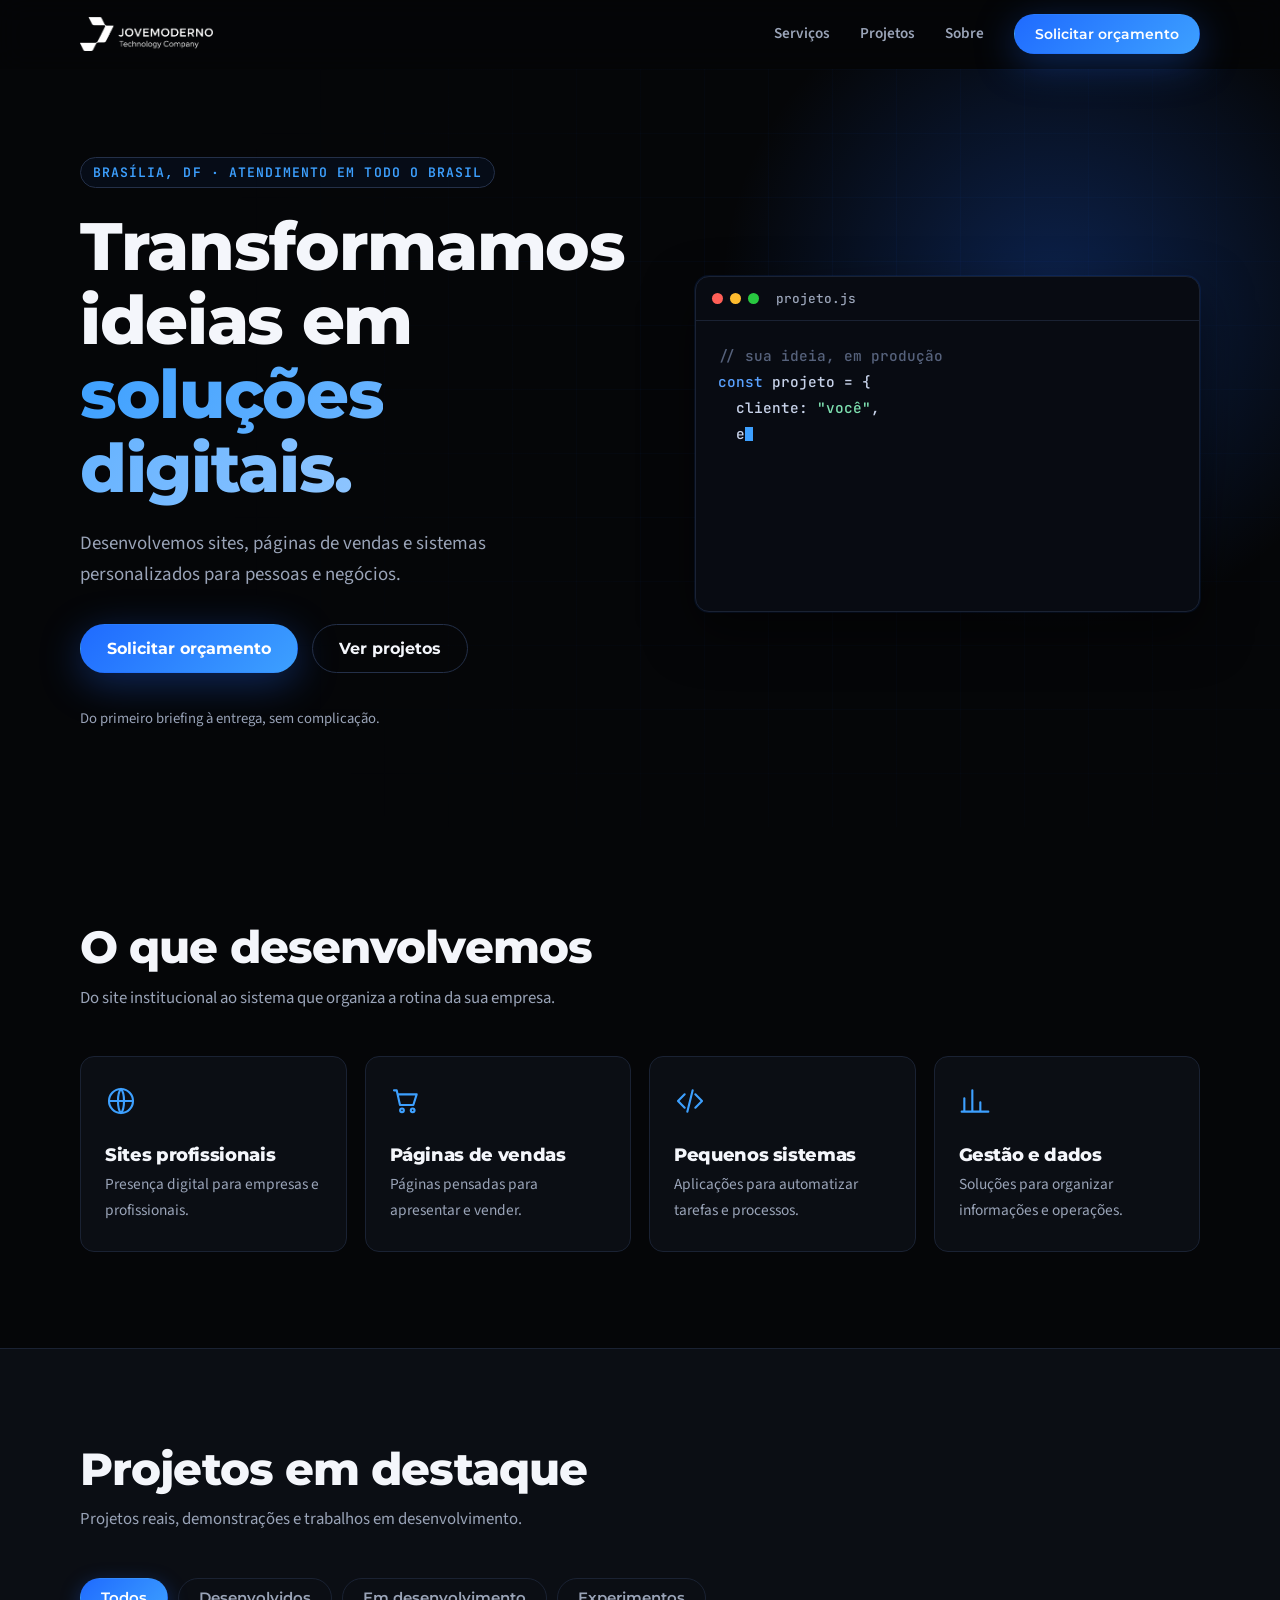
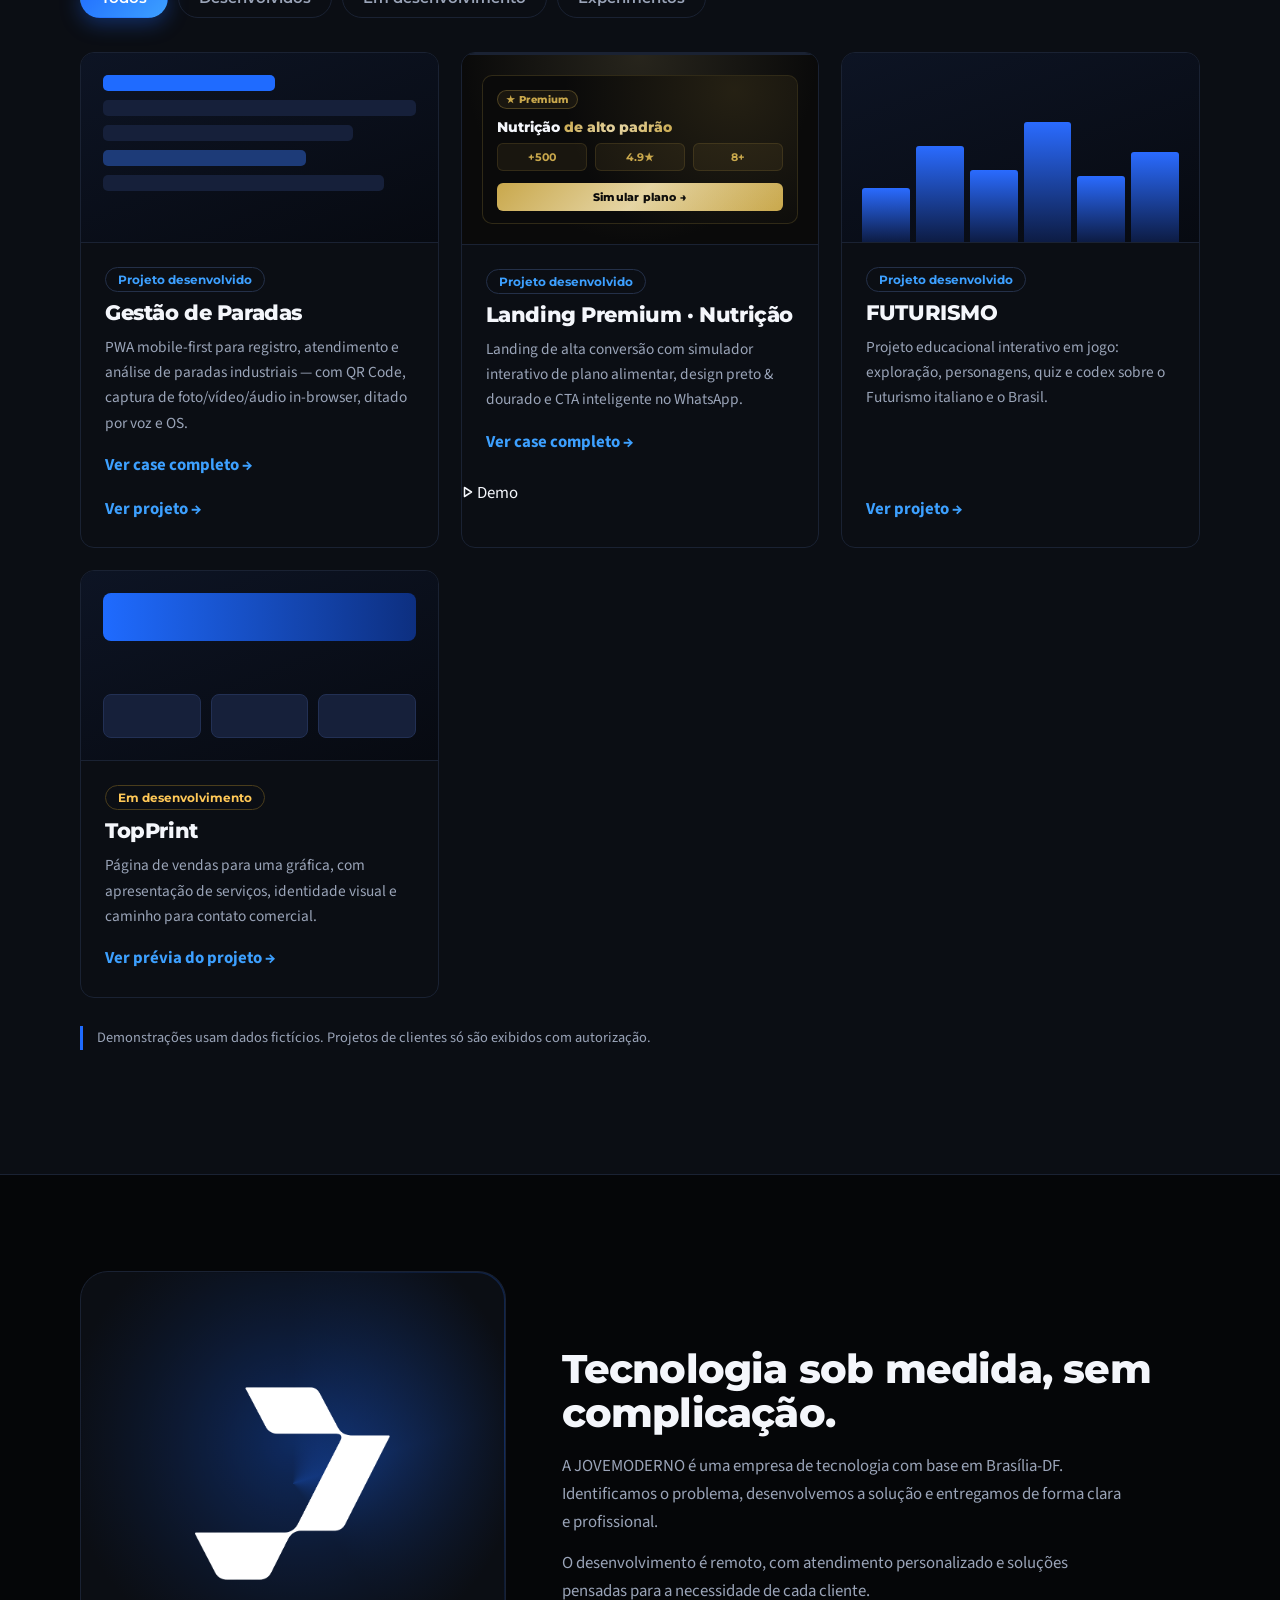
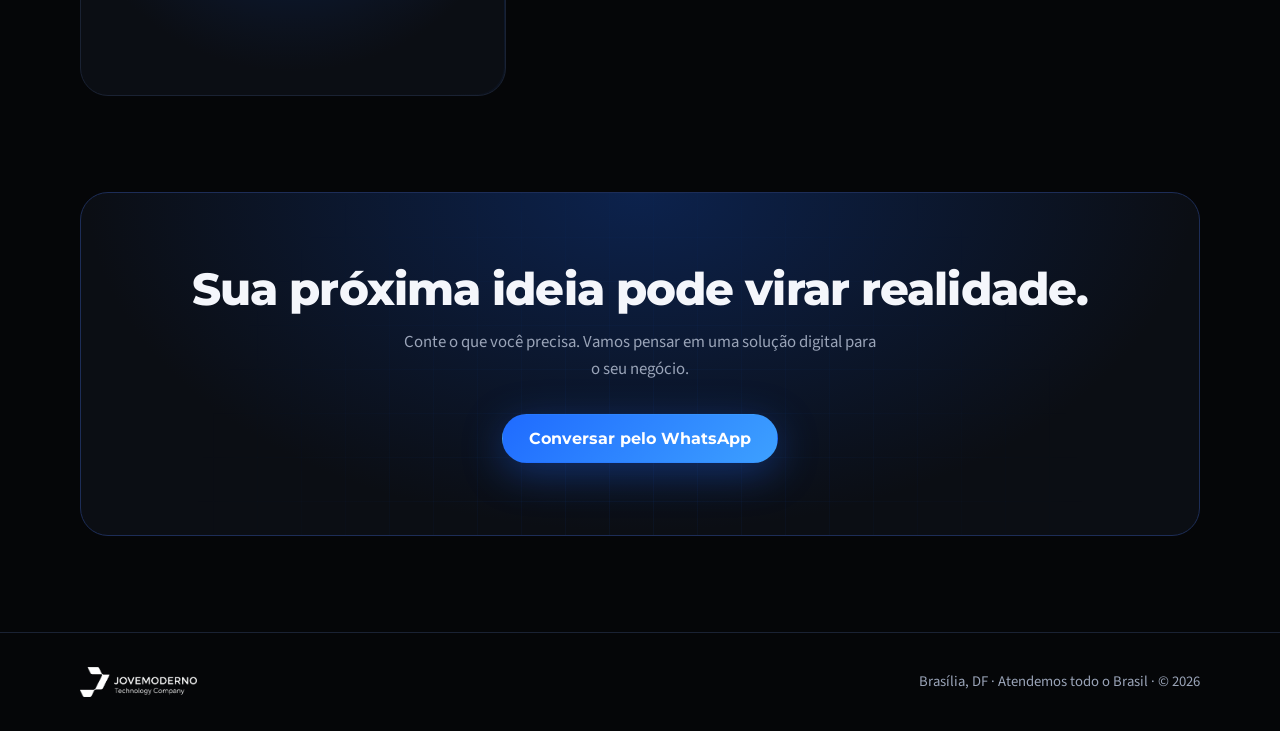
<file: JOVEMODERNO/index.html>
<!DOCTYPE html>
<html lang="pt-BR">
<head>
<meta charset="UTF-8">
<meta name="viewport" content="width=device-width, initial-scale=1">
<title>JOVEMODERNO — Sites, páginas de vendas e sistemas personalizados</title>
<meta name="description" content="Sites profissionais, páginas de vendas e sistemas personalizados. Base em Brasília-DF, atendimento em todo o Brasil.">
<meta name="theme-color" content="#050608">
<meta name="color-scheme" content="dark">
<link rel="canonical" href="https://jovemoderno.com/">

<!-- Open Graph / Twitter -->
<meta property="og:type" content="website">
<meta property="og:locale" content="pt_BR">
<meta property="og:title" content="JOVEMODERNO — Tecnologia sob medida">
<meta property="og:description" content="Sites, páginas de vendas e sistemas personalizados. Brasília-DF · Atendimento em todo o Brasil.">
<meta property="og:image" content="assets/og-cover.jpg">
<meta property="og:url" content="https://jovemoderno.com/">
<meta name="twitter:card" content="summary_large_image">
<meta name="twitter:title" content="JOVEMODERNO — Tecnologia sob medida">
<meta name="twitter:description" content="Sites, páginas de vendas e sistemas personalizados.">
<meta name="twitter:image" content="assets/og-cover.jpg">

<!-- Icons & Fonts -->
<link rel="icon" href="assets/icone.png" type="image/png">
<link rel="apple-touch-icon" href="assets/icone.png">
<link rel="preconnect" href="https://fonts.googleapis.com">
<link rel="preconnect" href="https://fonts.gstatic.com" crossorigin>
<link href="https://fonts.googleapis.com/css2?family=JetBrains+Mono:wght@500&family=Montserrat:wght@600;700;800&family=Source+Sans+3:wght@400;600&display=swap" rel="stylesheet">
<link rel="stylesheet" href="css/style.css">

<!-- Dados estruturados -->
<script type="application/ld+json">
{
  "@context": "https://schema.org",
  "@type": "Organization",
  "name": "JOVEMODERNO Technology Company",
  "url": "https://jovemoderno.com/",
  "logo": "https://jovemoderno.com/assets/logo.png",
  "description": "Sites profissionais, páginas de vendas e sistemas personalizados.",
  "address": {
    "@type": "PostalAddress",
    "addressLocality": "Brasília",
    "addressRegion": "DF",
    "addressCountry": "BR"
  },
  "areaServed": "BR"
}
</script>
</head>
<body>

<a class="skip-link" href="#inicio">Pular para o conteúdo</a>

<header id="top">
  <div class="wrap nav">
    <a class="logo" href="#inicio" aria-label="JOVEMODERNO — início">
      <img src="assets/logo.png" alt="JOVEMODERNO Technology Company">
    </a>

    <button class="burger" aria-label="Abrir menu" aria-expanded="false" aria-controls="menu-principal">
      <span></span><span></span><span></span>
    </button>

    <nav aria-label="Principal">
      <ul id="menu-principal">
        <li><a href="#servicos">Serviços</a></li>
        <li><a href="#projetos">Projetos</a></li>
        <li><a href="#sobre">Sobre</a></li>
        <li><a class="btn btn-primary" data-wa href="#">Solicitar orçamento</a></li>
      </ul>
    </nav>
  </div>
</header>

<main>
  <!-- HERO -->
  <section class="hero" id="inicio" aria-labelledby="hero-title">
    <div class="wrap hero-grid">
      <div class="hero-copy">
        <span class="eyebrow">Brasília, DF · Atendimento em todo o Brasil</span>
        <h1 id="hero-title">Transformamos ideias em <span>soluções digitais.</span></h1>
        <p class="lead">Desenvolvemos sites, páginas de vendas e sistemas personalizados para pessoas e negócios.</p>
        <div class="cta-row">
          <a class="btn btn-primary" data-wa href="#">Solicitar orçamento</a>
          <a class="btn btn-ghost" href="#projetos">Ver projetos</a>
        </div>
        <small>Do primeiro briefing à entrega, sem complicação.</small>
      </div>

      <div class="code reveal" aria-hidden="true">
        <div class="code-bar"><i></i><i></i><i></i><b>projeto.js</b></div>
        <pre id="typed"></pre>
      </div>
    </div>
  </section>

  <!-- SERVIÇOS -->
  <section id="servicos" aria-labelledby="servicos-title">
    <div class="wrap">
      <div class="sec-head">
        <h2 id="servicos-title">O que desenvolvemos</h2>
        <p>Do site institucional ao sistema que organiza a rotina da sua empresa.</p>
      </div>

      <div class="grid4">
        <article class="svc reveal">
          <svg viewBox="0 0 24 24" aria-hidden="true"><circle cx="12" cy="12" r="9"/><path d="M3 12h18M12 3c3 3 3 15 0 18M12 3c-3 3-3 15 0 18"/></svg>
          <h3>Sites profissionais</h3>
          <p>Presença digital para empresas e profissionais.</p>
        </article>
        <article class="svc reveal">
          <svg viewBox="0 0 24 24" aria-hidden="true"><path d="M3 4h2l2.5 11h10L20 7H6"/><circle cx="9" cy="19" r="1.4"/><circle cx="17" cy="19" r="1.4"/></svg>
          <h3>Páginas de vendas</h3>
          <p>Páginas pensadas para apresentar e vender.</p>
        </article>
        <article class="svc reveal">
          <svg viewBox="0 0 24 24" aria-hidden="true"><path d="M8 7l-5 5 5 5M16 7l5 5-5 5M14 4l-4 16"/></svg>
          <h3>Pequenos sistemas</h3>
          <p>Aplicações para automatizar tarefas e processos.</p>
        </article>
        <article class="svc reveal">
          <svg viewBox="0 0 24 24" aria-hidden="true"><path d="M4 20V10M10 20V4M16 20v-7M22 20H2"/></svg>
          <h3>Gestão e dados</h3>
          <p>Soluções para organizar informações e operações.</p>
        </article>
      </div>
    </div>
  </section>

  <!-- PROJETOS -->
  <section id="projetos" class="section-alt" aria-labelledby="projetos-title">
    <div class="wrap">
      <div class="sec-head">
        <h2 id="projetos-title">Projetos em destaque</h2>
        <p>Projetos reais, demonstrações e trabalhos em desenvolvimento.</p>
      </div>

      <div class="tabs" role="tablist" aria-label="Filtrar projetos">
        <button class="tab" role="tab" aria-selected="true"  data-filter="todos">Todos</button>
        <button class="tab" role="tab" aria-selected="false" data-filter="desenvolvido">Desenvolvidos</button>
        <button class="tab" role="tab" aria-selected="false" data-filter="andamento">Em desenvolvimento</button>
        <button class="tab" role="tab" aria-selected="false" data-filter="experimento">Experimentos</button>
      </div>

      <div class="projects" id="projects-grid">
        <a class="card reveal" data-cat="desenvolvido" href="projetos/gestao-de-paradas.html">
          <div class="thumb thumb-rows" aria-hidden="true">
            <div class="t-rows"><span></span><span></span><span></span><span></span><span></span></div>
          </div>
          <div class="body">
            <span class="badge">Projeto desenvolvido</span>
            <h3>Gestão de Paradas</h3>
           <p>
  PWA mobile-first para registro, atendimento e análise de paradas industriais —
  com QR Code, captura de foto/vídeo/áudio in-browser, ditado por voz e OS.
</p>
<span class="more">Ver case completo</span>
            <span class="more">Ver projeto</span>
          </div>
<article class="card" data-cat="desenvolvido">
  <a class="card-main" href="projetos/landing-nutricao.html">
    <div class="thumb thumb-lp" aria-hidden="true">
      <div class="t-lp">
        <div class="t-lp-badge">★ Premium</div>
        <div class="t-lp-title">Nutrição <em>de alto padrão</em></div>
        <div class="t-lp-stats"><div><b>+500</b></div><div><b>4.9★</b></div><div><b>8+</b></div></div>
        <div class="t-lp-cta">Simular plano →</div>
      </div>
    </div>
    <div class="body">
      <span class="badge">Projeto desenvolvido</span>
      <h3>Landing Premium · Nutrição</h3>
      <p>Landing de alta conversão com simulador interativo de plano alimentar, design preto &amp; dourado e CTA inteligente no WhatsApp.</p>
      <span class="more">Ver case completo</span>
    </div>
  </a>

  <a class="card-demo" href="demos/landing-nutricao.html" target="_blank" rel="noopener">
    <svg width="12" height="12" viewBox="0 0 24 24" fill="none" stroke="currentColor" stroke-width="3" stroke-linecap="round" stroke-linejoin="round" aria-hidden="true"><polygon points="5 3 19 12 5 21 5 3"/></svg>
    Demo
  </a>
</article>
        <a class="card reveal" data-cat="desenvolvido" href="projetos/futurismo.html">
          <div class="thumb thumb-city" aria-hidden="true">
            <div class="t-city">
              <span style="height:45%"></span><span style="height:80%"></span>
              <span style="height:60%"></span><span style="height:100%"></span>
              <span style="height:55%"></span><span style="height:75%"></span>
            </div>
          </div>
          <div class="body">
            <span class="badge">Projeto desenvolvido</span>
            <h3>FUTURISMO</h3>
            <p>Projeto educacional interativo em jogo: exploração, personagens, quiz e codex sobre o Futurismo italiano e o Brasil.</p>
            <span class="more">Ver projeto</span>
          </div>
        </a>

        <a class="card reveal" data-cat="andamento" href="projetos/topprint.html">
          <div class="thumb thumb-shop" aria-hidden="true">
            <div class="t-shop"><span></span><span></span><span></span><span></span></div>
          </div>
          <div class="body">
            <span class="badge dev">Em desenvolvimento</span>
            <h3>TopPrint</h3>
            <p>Página de vendas para uma gráfica, com apresentação de serviços, identidade visual e caminho para contato comercial.</p>
            <span class="more">Ver prévia do projeto</span>
          </div>
        </a>
      </div>

      <p class="empty-state" hidden>Nenhum projeto nessa categoria por enquanto. Volte em breve!</p>

      <p class="note">Demonstrações usam dados fictícios. Projetos de clientes só são exibidos com autorização.</p>
    </div>
  </section>

  <!-- SOBRE -->
  <section id="sobre" aria-labelledby="sobre-title">
    <div class="wrap about">
      <div class="mark reveal">
        <img src="assets/marca.png" alt="" loading="lazy" decoding="async">
      </div>
      <div>
        <h2 id="sobre-title">Tecnologia sob medida, sem complicação.</h2>
        <p>A JOVEMODERNO é uma empresa de tecnologia com base em Brasília-DF. Identificamos o problema, desenvolvemos a solução e entregamos de forma clara e profissional.</p>
        <p>O desenvolvimento é remoto, com atendimento personalizado e soluções pensadas para a necessidade de cada cliente.</p>
      </div>
    </div>
  </section>

  <!-- CTA FINAL -->
  <section class="section-cta" aria-labelledby="cta-title">
    <div class="wrap">
      <div class="cta-box reveal">
        <h2 id="cta-title">Sua próxima ideia pode virar realidade.</h2>
        <p>Conte o que você precisa. Vamos pensar em uma solução digital para o seu negócio.</p>
        <a class="btn btn-primary" data-wa href="#">Conversar pelo WhatsApp</a>
      </div>
    </div>
  </section>
</main>

<footer>
  <div class="wrap foot">
    <img src="assets/logo.png" alt="JOVEMODERNO Technology Company" loading="lazy" decoding="async">
    <span>Brasília, DF · Atendemos todo o Brasil · © <span class="year">2026</span></span>
  </div>
</footer>

<button class="to-top" aria-label="Voltar ao topo" hidden>↑</button>

<script src="js/main.js"></script>
</body>
</html>
</file>
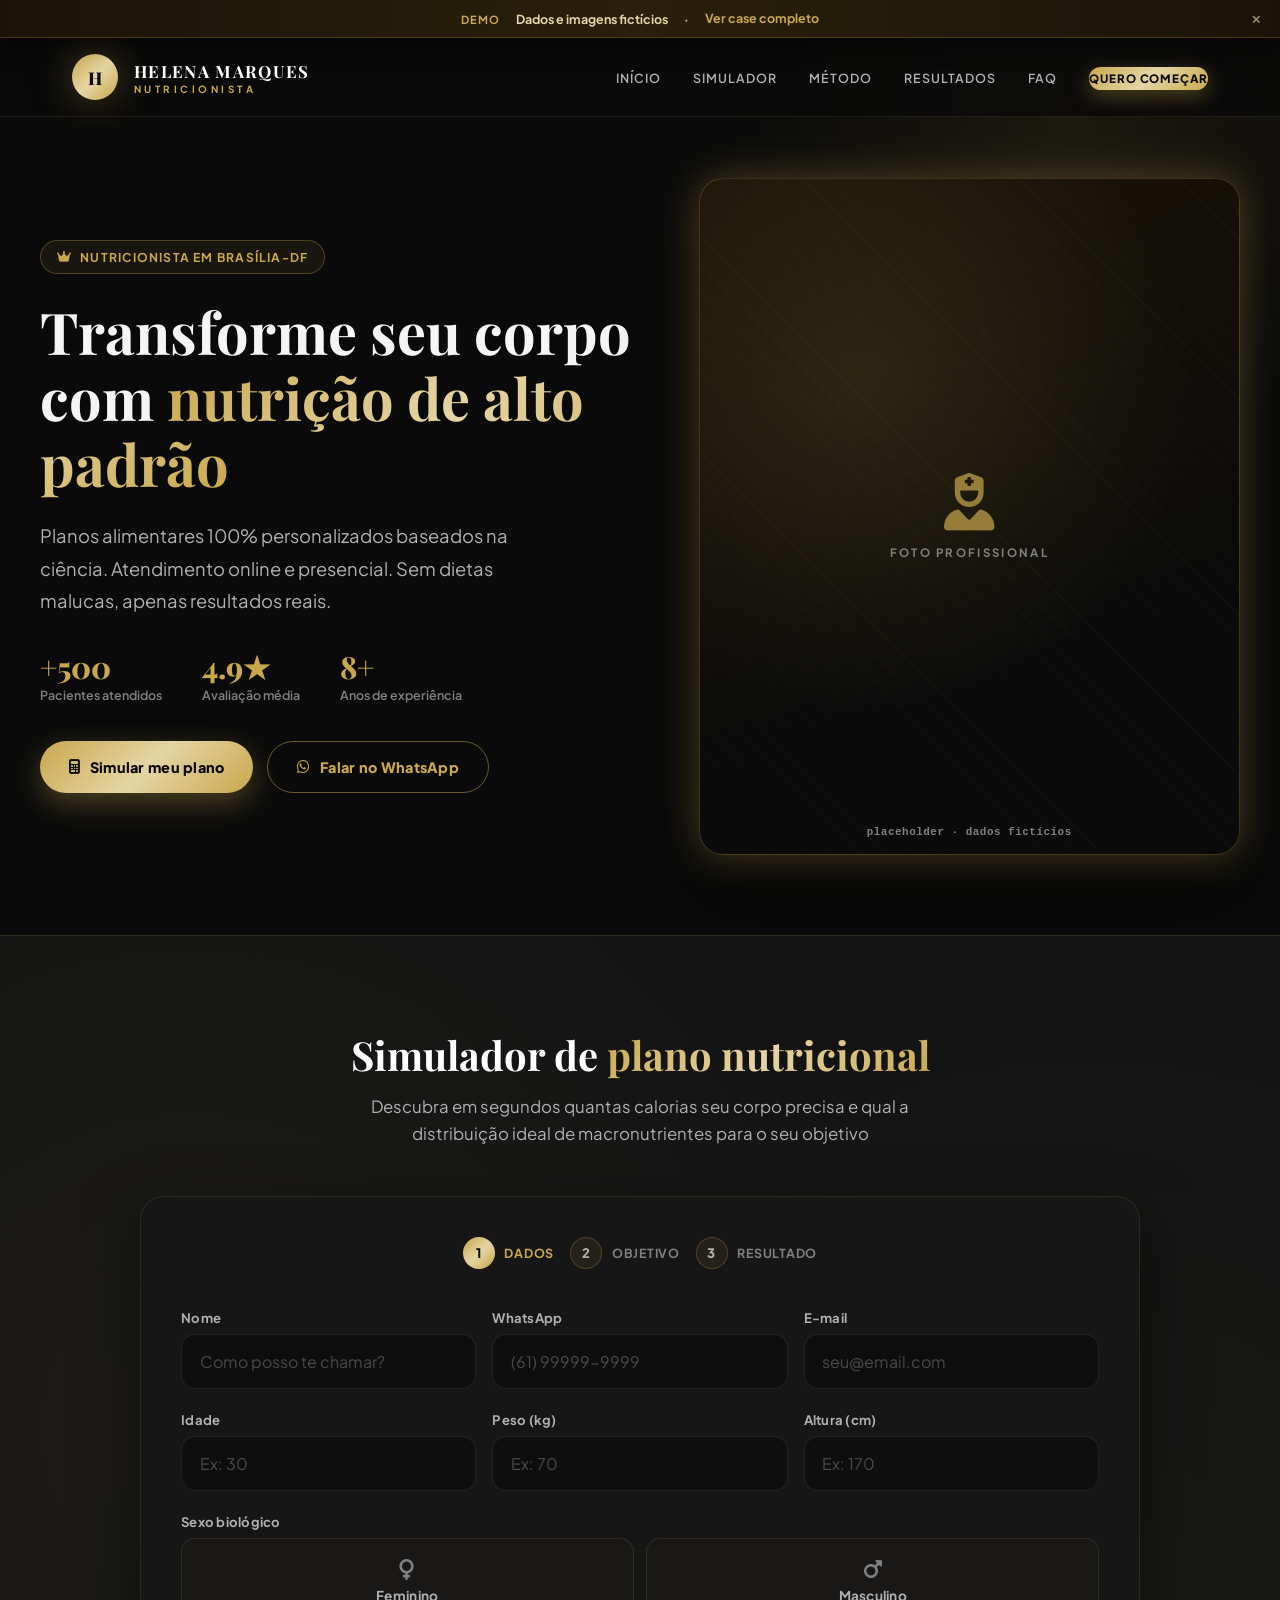
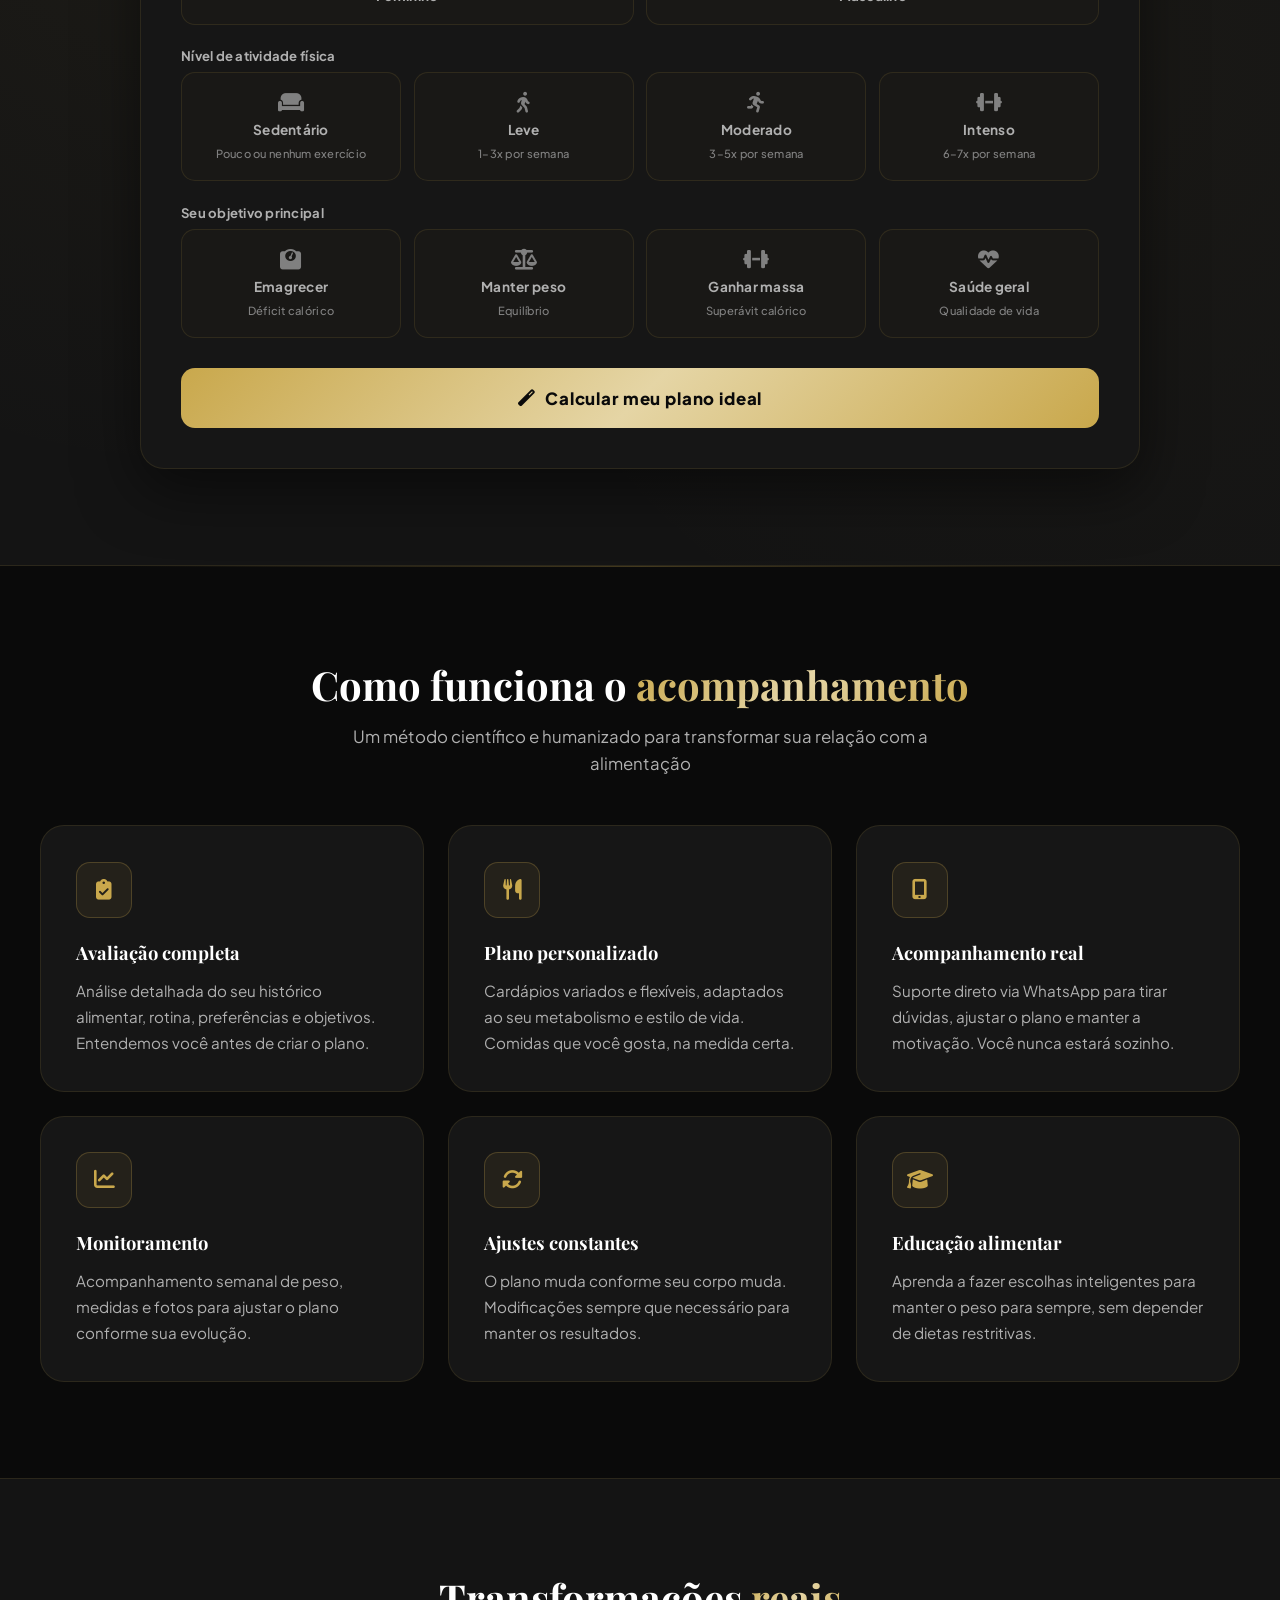
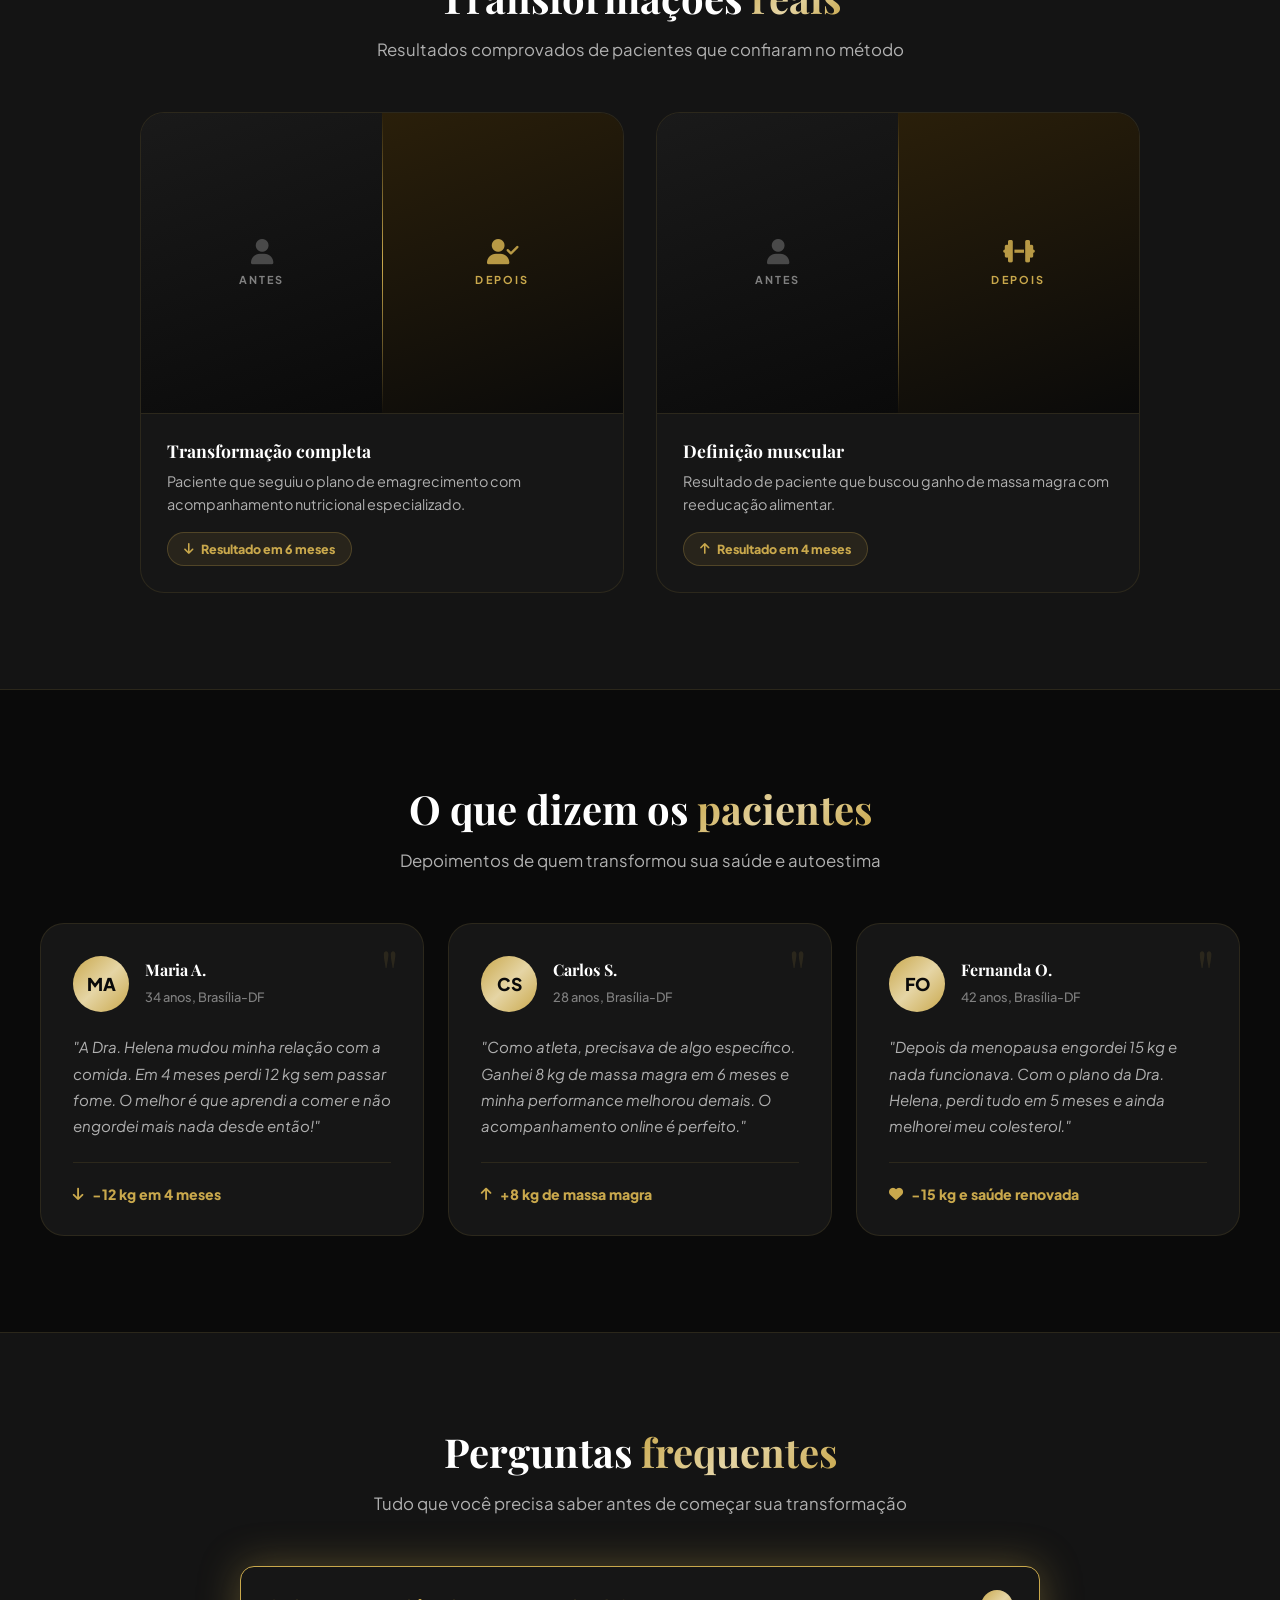
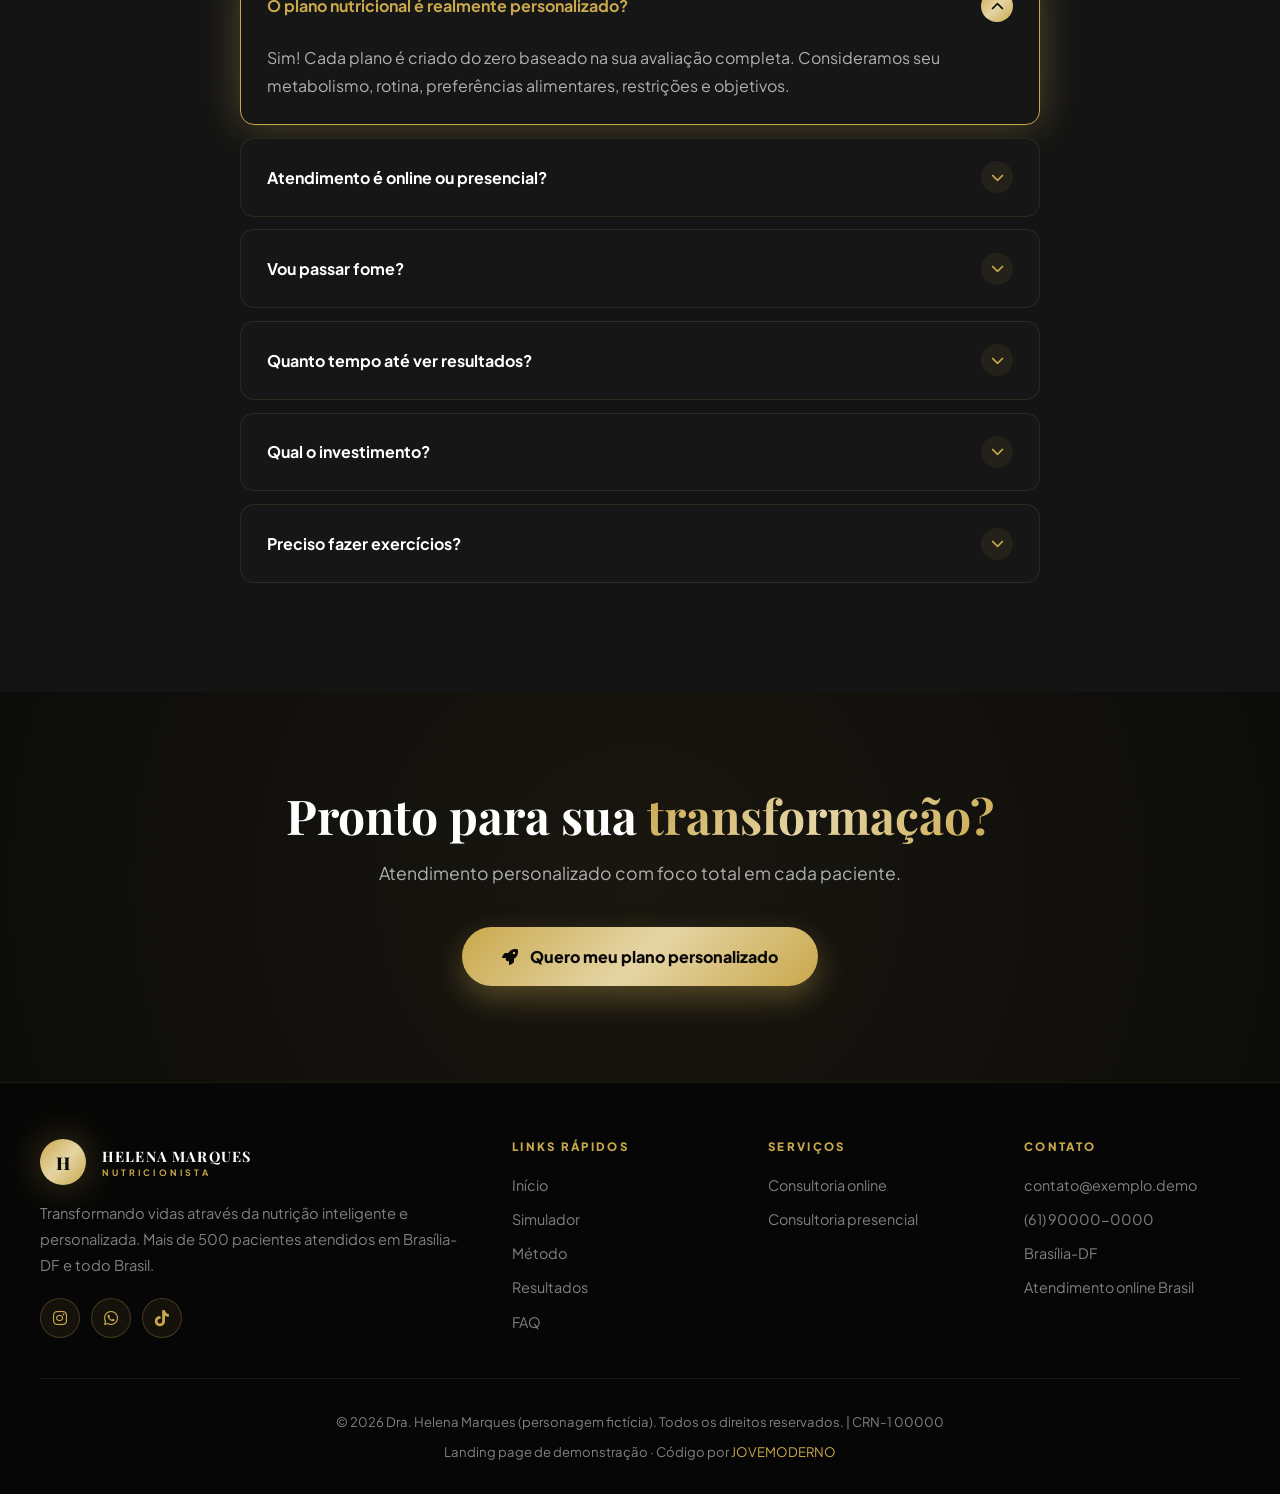
<file: JOVEMODERNO/demos/landing-nutricao.html>
<!DOCTYPE html>
<html lang="pt-BR">
<head>
<meta charset="UTF-8">
<meta name="viewport" content="width=device-width, initial-scale=1">
<title>Dra. Helena Marques · Nutricionista — DEMO</title>
<meta name="robots" content="noindex, nofollow">
<meta name="description" content="Demonstração pública de landing page premium para nutricionista. Todos os dados e imagens são fictícios.">
<meta name="theme-color" content="#0A0A0A">
<link rel="icon" href="../assets/icone.png" type="image/png">

<link rel="preconnect" href="https://fonts.googleapis.com">
<link rel="preconnect" href="https://fonts.gstatic.com" crossorigin>
<link href="https://fonts.googleapis.com/css2?family=Plus+Jakarta+Sans:wght@300;400;500;600;700;800&family=Playfair+Display:wght@400;500;600;700&display=swap" rel="stylesheet">
<link rel="stylesheet" href="https://cdnjs.cloudflare.com/ajax/libs/font-awesome/6.4.0/css/all.min.css">

<style>
/* =========================================================
   TOKENS
   ========================================================= */
:root{
  --gold:#C9A84C;
  --gold-l:#E5D5A5;
  --gold-d:#A68A3C;
  --gold-grad:linear-gradient(135deg,#C9A84C 0%,#E5D5A5 50%,#C9A84C 100%);
  --gold-glow:0 0 40px rgba(201,168,76,.35);

  --bg:#0A0A0A;
  --bg2:#141414;
  --bg3:#1E1E1E;
  --card:#161616;
  --line:rgba(201,168,76,.12);
  --line-2:rgba(201,168,76,.25);

  --tx:#FFFFFF;
  --tx2:#F5F5F5;
  --mut:#B0B0B0;
  --mut2:#808080;

  --r:14px;
  --r-lg:24px;
  --r-pill:999px;

  --demo-h:38px;
}

*{margin:0;padding:0;box-sizing:border-box}
html{scroll-behavior:smooth;scroll-padding-top:calc(80px + var(--demo-h))}
body{
  font-family:'Plus Jakarta Sans',system-ui,sans-serif;
  background:var(--bg);
  color:var(--tx2);
  line-height:1.6;
  overflow-x:hidden;
  -webkit-font-smoothing:antialiased;
}
h1,h2,h3,h4{font-family:'Playfair Display',serif;font-weight:700;line-height:1.15}
img,svg{display:block;max-width:100%}
a{color:inherit;text-decoration:none}
button{font:inherit;cursor:pointer;border:0;background:none;color:inherit}
:focus-visible{outline:2px solid var(--gold);outline-offset:3px;border-radius:6px}

/* =========================================================
   BANNER DEMO
   ========================================================= */
.demo-banner{
  position:fixed; top:0; left:0; right:0;
  height:var(--demo-h);
  z-index:200;
  background:linear-gradient(90deg,#1a1408,#2a1f0a,#1a1408);
  border-bottom:1px solid var(--line-2);
  display:flex; align-items:center; justify-content:center;
  gap:16px;
  font:700 .78rem 'Plus Jakarta Sans',sans-serif;
  color:var(--gold-l);
  padding:0 16px;
  box-shadow:0 4px 20px rgba(0,0,0,.5);
}
.demo-banner strong{
  color:var(--gold);
  text-transform:uppercase;
  letter-spacing:.1em;
  font-size:.7rem;
}
.demo-banner a{
  color:var(--gold);
  border-bottom:1px solid transparent;
  transition:border-color .2s;
}
.demo-banner a:hover{border-color:var(--gold)}
.demo-banner button{
  position:absolute; right:12px; top:50%; transform:translateY(-50%);
  color:var(--gold-l); opacity:.6;
  width:24px; height:24px; border-radius:50%;
  display:grid; place-items:center;
}
.demo-banner button:hover{opacity:1;background:rgba(201,168,76,.1)}
@media(max-width:640px){
  .demo-banner{gap:8px; font-size:.68rem; padding:0 44px 0 12px}
  .demo-banner span:not(.keep){display:none}
}

/* =========================================================
   HEADER
   ========================================================= */
header{
  position:fixed; top:var(--demo-h); left:0; right:0;
  z-index:100;
  background:rgba(10,10,10,.85);
  backdrop-filter:blur(20px);
  -webkit-backdrop-filter:blur(20px);
  border-bottom:1px solid var(--line);
  transition:background .3s, box-shadow .3s;
}
header.scrolled{
  background:rgba(10,10,10,.96);
  box-shadow:0 8px 30px rgba(0,0,0,.5);
}
nav{
  max-width:1200px; margin:0 auto;
  padding:1rem 2rem;
  display:flex; align-items:center; justify-content:space-between;
}
.logo{display:flex; align-items:center; gap:1rem}
.logo-mark{
  width:46px; height:46px; border-radius:50%;
  background:var(--gold-grad);
  display:grid; place-items:center;
  color:#0A0A0A;
  font:800 1.1rem 'Playfair Display',serif;
  box-shadow:var(--gold-glow);
}
.logo-text{display:flex; flex-direction:column; gap:1px}
.logo-name{
  font:700 1.05rem 'Playfair Display',serif;
  color:var(--tx); letter-spacing:.08em;
}
.logo-title{
  font:700 .62rem 'Plus Jakarta Sans',sans-serif;
  color:var(--gold);
  letter-spacing:.35em;
  text-transform:uppercase;
}
.nav-links{
  display:flex; gap:2rem; list-style:none; align-items:center;
}
.nav-links a{
  font:600 .78rem 'Plus Jakarta Sans',sans-serif;
  color:var(--mut);
  letter-spacing:.08em;
  text-transform:uppercase;
  position:relative;
  padding:4px 0;
  transition:color .2s;
}
.nav-links a:not(.btn-nav)::after{
  content:""; position:absolute;
  left:0; right:0; bottom:-2px; height:1px;
  background:var(--gold);
  transform:scaleX(0); transform-origin:left;
  transition:transform .3s;
}
.nav-links a:hover{color:var(--gold)}
.nav-links a:hover::after{transform:scaleX(1)}
.btn-nav{
  background:var(--gold-grad);
  color:#0A0A0A !important;
  padding:.6rem 1.2rem;
  border-radius:var(--r-pill);
  font-weight:800 !important;
  font-size:.72rem !important;
  box-shadow:0 6px 20px rgba(201,168,76,.35);
  white-space:nowrap;
  transition:transform .2s, box-shadow .3s;
}
.btn-nav:hover{transform:translateY(-2px); box-shadow:0 0 32px rgba(201,168,76,.5)}
.burger{
  display:none;
  width:44px; height:44px;
  border:1px solid var(--line-2);
  border-radius:10px;
  color:var(--gold);
  flex-direction:column;
  justify-content:center;
  align-items:center;
  gap:5px;
}
.burger span{
  display:block; width:20px; height:1.5px;
  background:currentColor;
  transition:transform .25s, opacity .25s;
}
.burger[aria-expanded="true"] span:nth-child(1){transform:translateY(6.5px) rotate(45deg)}
.burger[aria-expanded="true"] span:nth-child(2){opacity:0}
.burger[aria-expanded="true"] span:nth-child(3){transform:translateY(-6.5px) rotate(-45deg)}

/* =========================================================
   HERO
   ========================================================= */
.hero{
  padding:calc(80px + var(--demo-h) + 60px) 2rem 80px;
  min-height:100vh;
  display:flex; align-items:center;
  position:relative;
  overflow:hidden;
}
.hero::before{
  content:""; position:absolute;
  top:-30%; right:-15%;
  width:800px; height:800px;
  background:radial-gradient(circle,rgba(201,168,76,.1),transparent 62%);
  animation:pulse 8s ease-in-out infinite;
  pointer-events:none;
}
@keyframes pulse{
  0%,100%{transform:scale(1);opacity:.6}
  50%{transform:scale(1.08);opacity:.9}
}
.hero-container{
  max-width:1200px; width:100%;
  margin:0 auto;
  display:grid;
  grid-template-columns:1.05fr .95fr;
  gap:60px; align-items:center;
  position:relative; z-index:1;
}
.hero-badge{
  display:inline-flex; align-items:center; gap:.5rem;
  background:rgba(201,168,76,.08);
  border:1px solid rgba(201,168,76,.3);
  color:var(--gold);
  padding:.5rem 1rem;
  border-radius:var(--r-pill);
  font:700 .76rem 'Plus Jakarta Sans',sans-serif;
  letter-spacing:.1em;
  text-transform:uppercase;
  margin-bottom:1.5rem;
  animation:up .8s ease both;
}
.hero h1{
  font-size:clamp(2.2rem,5.5vw,3.6rem);
  margin-bottom:1.5rem;
  animation:up .8s .05s ease both;
}
.hero h1 em{
  font-style:normal;
  background:var(--gold-grad);
  -webkit-background-clip:text; background-clip:text;
  color:transparent;
}
.hero p.lead{
  font-size:1.15rem;
  color:var(--mut);
  margin-bottom:2.2rem;
  line-height:1.75;
  max-width:520px;
  animation:up .8s .1s ease both;
}
.hero-stats{
  display:flex; gap:2.5rem;
  margin-bottom:2.4rem;
  animation:up .8s .15s ease both;
}
.hero-stat{display:flex;flex-direction:column}
.hero-stat b{
  font:800 1.9rem 'Playfair Display',serif;
  color:var(--gold);
  line-height:1;
}
.hero-stat span{
  font:600 .78rem 'Plus Jakarta Sans',sans-serif;
  color:var(--mut2);
  margin-top:4px;
}
.hero-cta{
  display:flex; gap:14px; flex-wrap:wrap;
  animation:up .8s .2s ease both;
}
.btn{
  display:inline-flex; align-items:center; gap:.6rem;
  padding:1rem 1.8rem;
  border-radius:var(--r-pill);
  font:800 .9rem 'Plus Jakarta Sans',sans-serif;
  letter-spacing:.02em;
  transition:transform .2s, box-shadow .3s, background .3s;
  cursor:pointer;
  border:0;
}
.btn-gold{
  background:var(--gold-grad);
  color:#0A0A0A;
  box-shadow:0 10px 30px rgba(201,168,76,.35);
}
.btn-gold:hover{transform:translateY(-3px); box-shadow:0 16px 40px rgba(201,168,76,.5)}
.btn-outline{
  background:transparent;
  color:var(--gold);
  border:1.5px solid rgba(201,168,76,.5);
}
.btn-outline:hover{background:rgba(201,168,76,.08); transform:translateY(-3px)}

/* Placeholder da imagem */
.ph-hero{
  aspect-ratio:4/5;
  border-radius:var(--r-lg);
  background:
    radial-gradient(circle at 30% 30%, rgba(201,168,76,.15), transparent 55%),
    linear-gradient(160deg,#1a1408,#0A0A0A 70%);
  border:1px solid var(--line-2);
  box-shadow:var(--gold-glow), 0 30px 80px rgba(0,0,0,.6);
  display:flex; flex-direction:column;
  align-items:center; justify-content:center;
  gap:14px;
  position:relative; overflow:hidden;
}
.ph-hero::before{
  content:""; position:absolute; inset:0;
  background:
    repeating-linear-gradient(45deg, transparent 0 18px, rgba(201,168,76,.03) 18px 19px);
}
.ph-hero i{
  font-size:3.6rem;
  color:var(--gold);
  opacity:.7;
  position:relative;
}
.ph-hero span{
  font:700 .72rem 'Plus Jakarta Sans',sans-serif;
  color:var(--mut2);
  letter-spacing:.2em;
  text-transform:uppercase;
  position:relative;
}
.ph-hero small{
  position:absolute;
  bottom:16px;
  font:600 .68rem 'JetBrains Mono',monospace;
  color:var(--mut2);
  letter-spacing:.05em;
}

@keyframes up{
  from{opacity:0;transform:translateY(24px)}
  to{opacity:1;transform:none}
}

/* =========================================================
   SIMULADOR
   ========================================================= */
.sim-sec{
  padding:96px 2rem;
  background:var(--bg2);
  position:relative;
  border-top:1px solid var(--line);
  border-bottom:1px solid var(--line);
}
.sim-sec::before{
  content:""; position:absolute; inset:0;
  background:
    radial-gradient(circle at 15% 40%, rgba(201,168,76,.05), transparent 50%),
    radial-gradient(circle at 85% 60%, rgba(201,168,76,.03), transparent 50%);
  pointer-events:none;
}
.sim-wrap{max-width:1000px;margin:0 auto;position:relative;z-index:1}
.sec-head{text-align:center;margin-bottom:3rem}
.sec-head h2{
  font-size:clamp(1.8rem,4vw,2.5rem);
  color:var(--tx);
  margin-bottom:1rem;
}
.sec-head h2 em{
  font-style:normal;
  background:var(--gold-grad);
  -webkit-background-clip:text; background-clip:text;
  color:transparent;
}
.sec-head p{
  color:var(--mut);
  max-width:600px;
  margin:0 auto;
  font-size:1.05rem;
}

.sim-box{
  background:var(--card);
  border:1px solid var(--line);
  border-radius:var(--r-lg);
  padding:2.5rem;
  box-shadow:0 20px 60px rgba(0,0,0,.5);
}

.steps{
  display:flex; justify-content:center; gap:1rem;
  margin-bottom:2.5rem;
  flex-wrap:wrap;
}
.step{
  display:flex; align-items:center; gap:.6rem;
  font:700 .78rem 'Plus Jakarta Sans',sans-serif;
  color:var(--mut2);
  letter-spacing:.06em;
  text-transform:uppercase;
  transition:color .3s;
}
.step b{
  width:32px; height:32px;
  border-radius:50%;
  background:rgba(201,168,76,.08);
  border:1px solid var(--line-2);
  display:grid; place-items:center;
  font:800 .82rem 'Plus Jakarta Sans',sans-serif;
  color:var(--mut);
  transition:all .3s;
}
.step.on{color:var(--gold)}
.step.on b{
  background:var(--gold-grad);
  border-color:transparent;
  color:#0A0A0A;
}

.sim-form{display:grid; gap:1.4rem}
.row{display:grid; grid-template-columns:repeat(3,1fr); gap:1rem}
.field{display:flex; flex-direction:column; gap:.5rem}
.field.full{grid-column:1/-1}
.field label{
  font:700 .82rem 'Plus Jakarta Sans',sans-serif;
  color:var(--mut);
  letter-spacing:.02em;
}
.field input,
.field select{
  padding:1rem 1.1rem;
  background:rgba(10,10,10,.6);
  border:1.5px solid var(--line);
  border-radius:var(--r);
  color:var(--tx);
  font:400 1rem 'Plus Jakarta Sans',sans-serif;
  transition:border-color .2s, background .2s, box-shadow .2s;
}
.field input:focus,
.field select:focus{
  outline:none;
  border-color:var(--gold);
  background:rgba(201,168,76,.04);
  box-shadow:0 0 0 4px rgba(201,168,76,.08);
}
.field input::placeholder{color:#4a4a4a}

.radios{display:grid; grid-template-columns:repeat(auto-fit,minmax(140px,1fr)); gap:.8rem}
.radio{
  position:relative;
}
.radio input{
  position:absolute; opacity:0; pointer-events:none;
}
.radio label{
  display:flex; flex-direction:column; align-items:center; gap:.5rem;
  padding:1.2rem 1rem;
  background:rgba(201,168,76,.02);
  border:1.5px solid var(--line);
  border-radius:var(--r);
  cursor:pointer;
  transition:all .25s;
  text-align:center;
  color:var(--mut);
}
.radio label:hover{
  background:rgba(201,168,76,.06);
  border-color:var(--line-2);
}
.radio input:checked + label{
  border-color:var(--gold);
  background:rgba(201,168,76,.1);
  color:var(--gold);
  box-shadow:0 0 24px rgba(201,168,76,.15);
}
.radio i{font-size:1.3rem; color:var(--mut2); transition:color .25s}
.radio input:checked + label i{color:var(--gold)}
.radio label b{font:700 .85rem 'Plus Jakarta Sans',sans-serif; color:inherit}
.radio label small{
  font:500 .7rem 'Plus Jakarta Sans',sans-serif;
  color:var(--mut2);
  line-height:1.35;
}
.radio input:checked + label small{color:rgba(229,213,165,.8)}

.btn-sim{
  width:100%;
  padding:1.2rem;
  margin-top:.5rem;
  background:var(--gold-grad);
  color:#0A0A0A;
  border:0;
  border-radius:var(--r);
  font:800 1.05rem 'Plus Jakarta Sans',sans-serif;
  letter-spacing:.05em;
  cursor:pointer;
  display:flex; align-items:center; justify-content:center; gap:.6rem;
  transition:transform .2s, box-shadow .3s;
}
.btn-sim:hover{transform:translateY(-2px); box-shadow:0 14px 40px rgba(201,168,76,.4)}
.btn-sim:disabled{opacity:.7; cursor:wait}

/* Resultado */
.sim-result{display:none; margin-top:2rem}
.sim-result.show{display:block; animation:up .7s ease both}

.result-grid{
  display:grid; grid-template-columns:repeat(3,1fr); gap:1rem;
  margin-bottom:2rem;
}
.result{
  background:rgba(201,168,76,.04);
  border:1px solid var(--line);
  border-radius:var(--r);
  padding:1.5rem 1rem;
  text-align:center;
  transition:transform .25s, border-color .25s, box-shadow .25s;
}
.result:hover{
  transform:translateY(-4px);
  border-color:var(--line-2);
  box-shadow:0 12px 30px rgba(201,168,76,.12);
}
.result.hl{
  background:var(--gold-grad);
  border-color:transparent;
  color:#0A0A0A;
  box-shadow:0 12px 30px rgba(201,168,76,.3);
}
.result i{
  font-size:1.3rem;
  color:var(--gold);
  margin-bottom:.6rem;
  display:block;
}
.result.hl i{color:#0A0A0A}
.result b{
  display:block;
  font:800 1.8rem 'Playfair Display',serif;
  margin-bottom:.2rem;
  line-height:1;
}
.result.hl b{color:#0A0A0A}
.result span{
  font:600 .78rem 'Plus Jakarta Sans',sans-serif;
  color:var(--mut2);
}
.result.hl span{color:rgba(10,10,10,.7)}

.macros{
  background:rgba(201,168,76,.03);
  border:1px solid var(--line);
  border-radius:var(--r);
  padding:1.8rem;
  margin-bottom:1.8rem;
}
.macros h4{
  font:700 1.1rem 'Plus Jakarta Sans',sans-serif;
  color:var(--tx);
  text-align:center;
  margin-bottom:1.4rem;
}
.macro-row{
  display:flex; align-items:center; gap:1rem;
  margin-bottom:1rem;
}
.macro-row:last-child{margin-bottom:0}
.macro-lbl{
  width:110px;
  font:700 .82rem 'Plus Jakarta Sans',sans-serif;
  color:var(--mut);
}
.macro-bar{
  flex:1; height:32px;
  background:rgba(201,168,76,.05);
  border:1px solid var(--line);
  border-radius:16px;
  overflow:hidden;
  position:relative;
}
.macro-fill{
  height:100%;
  border-radius:16px;
  display:flex; align-items:center; justify-content:flex-end;
  padding-right:.8rem;
  font:800 .78rem 'Plus Jakarta Sans',sans-serif;
  color:#0A0A0A;
  width:0;
  transition:width 1.2s cubic-bezier(.2,.8,.2,1);
}
.macro-fill.p{background:var(--gold-grad)}
.macro-fill.c{background:linear-gradient(90deg,#A68A3C,#E5D5A5)}
.macro-fill.f{background:linear-gradient(90deg,#7A6628,#C9A84C)}

.timeline-box{
  background:rgba(201,168,76,.03);
  border:1px solid var(--line);
  border-radius:var(--r);
  padding:1.8rem;
  margin-bottom:1.8rem;
}
.timeline-box h4{
  font:700 1.1rem 'Plus Jakarta Sans',sans-serif;
  color:var(--tx);
  text-align:center;
  margin-bottom:1.6rem;
}
.tl{
  display:flex; justify-content:space-between;
  position:relative;
  padding:0 .5rem;
}
.tl::before{
  content:""; position:absolute;
  top:22px; left:5%; right:5%;
  height:2px;
  background:rgba(201,168,76,.12);
}
.tl-prog{
  position:absolute;
  top:22px; left:5%;
  height:2px;
  background:var(--gold-grad);
  width:0;
  transition:width 1.6s ease;
  z-index:1;
}
.tl-point{
  display:flex; flex-direction:column; align-items:center; gap:.6rem;
  position:relative; z-index:2;
  flex:1;
}
.tl-dot{
  width:44px; height:44px;
  border-radius:50%;
  background:var(--bg);
  border:2px solid var(--line-2);
  display:grid; place-items:center;
  font:800 .9rem 'Plus Jakarta Sans',sans-serif;
  color:var(--mut2);
  transition:all .4s;
}
.tl-point.on .tl-dot{
  background:var(--gold-grad);
  border-color:transparent;
  color:#0A0A0A;
  transform:scale(1.1);
  box-shadow:var(--gold-glow);
}
.tl-lbl{
  font:600 .72rem 'Plus Jakarta Sans',sans-serif;
  color:var(--mut2);
  text-align:center;
  line-height:1.3;
}
.tl-point.on .tl-lbl{color:var(--gold)}

.cta-result{
  text-align:center;
  margin-top:2rem;
  padding-top:2rem;
  border-top:1px solid var(--line);
}
.btn-cta{
  display:inline-flex; align-items:center; gap:.7rem;
  padding:1.2rem 2.5rem;
  background:var(--gold-grad);
  color:#0A0A0A;
  border-radius:var(--r-pill);
  font:800 1rem 'Plus Jakarta Sans',sans-serif;
  box-shadow:0 12px 30px rgba(201,168,76,.35);
  transition:transform .2s, box-shadow .3s;
}
.btn-cta:hover{transform:translateY(-3px); box-shadow:0 18px 40px rgba(201,168,76,.5)}
.cta-note{
  font:500 .78rem 'Plus Jakarta Sans',sans-serif;
  color:var(--mut2);
  margin-top:1rem;
}

/* =========================================================
   FEATURES
   ========================================================= */
.features{padding:96px 2rem; position:relative}
.features::before{
  content:""; position:absolute;
  top:0; left:10%; right:10%;
  height:1px;
  background:linear-gradient(90deg,transparent,var(--gold),transparent);
  opacity:.3;
}
.feat-grid{
  max-width:1200px; margin:0 auto;
  display:grid;
  grid-template-columns:repeat(3,1fr);
  gap:1.5rem;
}
.feat{
  background:var(--card);
  border:1px solid var(--line);
  border-radius:var(--r-lg);
  padding:2.2rem;
  transition:transform .3s, border-color .3s, box-shadow .3s;
  position:relative;
  overflow:hidden;
}
.feat::before{
  content:""; position:absolute;
  top:0; left:0; right:0; height:3px;
  background:var(--gold-grad);
  transform:scaleX(0); transform-origin:left;
  transition:transform .4s;
}
.feat:hover{
  transform:translateY(-6px);
  border-color:var(--line-2);
  box-shadow:0 20px 50px rgba(201,168,76,.12);
}
.feat:hover::before{transform:scaleX(1)}
.feat i{
  width:56px; height:56px;
  background:rgba(201,168,76,.08);
  border:1px solid var(--line-2);
  border-radius:var(--r);
  display:grid; place-items:center;
  font-size:1.3rem;
  color:var(--gold);
  margin-bottom:1.4rem;
}
.feat h3{
  font:700 1.15rem 'Playfair Display',serif;
  color:var(--tx);
  margin-bottom:.8rem;
}
.feat p{color:var(--mut); font-size:.95rem; line-height:1.7}

/* =========================================================
   TRANSFORMAÇÕES
   ========================================================= */
.transf{
  padding:96px 2rem;
  background:var(--bg2);
  border-top:1px solid var(--line);
  border-bottom:1px solid var(--line);
}
.transf-grid{
  max-width:1000px; margin:0 auto;
  display:grid; grid-template-columns:1fr 1fr;
  gap:2rem;
}
.transf-card{
  background:var(--card);
  border:1px solid var(--line);
  border-radius:var(--r-lg);
  overflow:hidden;
  transition:transform .3s, border-color .3s, box-shadow .3s;
}
.transf-card:hover{
  transform:translateY(-4px);
  border-color:var(--line-2);
  box-shadow:0 20px 50px rgba(201,168,76,.12);
}
.transf-ph{
  aspect-ratio:16/10;
  display:grid;
  grid-template-columns:1fr 1fr;
  position:relative;
  border-bottom:1px solid var(--line);
}
.transf-ph .half{
  display:flex; flex-direction:column;
  align-items:center; justify-content:center;
  gap:8px;
  position:relative;
}
.transf-ph .half.before{
  background:linear-gradient(160deg,#1a1a1a,#0A0A0A);
}
.transf-ph .half.after{
  background:linear-gradient(160deg,#2a1f0a,#0A0A0A);
}
.transf-ph .half i{
  font-size:1.6rem;
  color:var(--mut2);
  opacity:.5;
}
.transf-ph .half.after i{color:var(--gold); opacity:.9}
.transf-ph .half span{
  font:700 .68rem 'Plus Jakarta Sans',sans-serif;
  letter-spacing:.2em;
  color:var(--mut2);
  text-transform:uppercase;
}
.transf-ph .half.after span{color:var(--gold)}
.transf-ph::after{
  content:""; position:absolute;
  top:0; bottom:0; left:50%;
  width:1px;
  background:linear-gradient(180deg,transparent,var(--gold),transparent);
}
.transf-body{padding:1.6rem}
.transf-body h4{
  font:700 1.1rem 'Playfair Display',serif;
  color:var(--tx);
  margin-bottom:.5rem;
}
.transf-body p{color:var(--mut); font-size:.9rem; margin-bottom:1rem}
.transf-result{
  display:inline-flex; align-items:center; gap:.5rem;
  background:rgba(201,168,76,.1);
  border:1px solid var(--line-2);
  color:var(--gold);
  padding:.5rem 1rem;
  border-radius:var(--r-pill);
  font:800 .78rem 'Plus Jakarta Sans',sans-serif;
}

/* =========================================================
   DEPOIMENTOS
   ========================================================= */
.testi{padding:96px 2rem}
.testi-grid{
  max-width:1200px; margin:0 auto;
  display:grid; grid-template-columns:repeat(3,1fr);
  gap:1.5rem;
}
.testi-card{
  background:var(--card);
  border:1px solid var(--line);
  border-radius:var(--r-lg);
  padding:2rem;
  position:relative;
  transition:transform .3s, border-color .3s;
}
.testi-card:hover{
  transform:translateY(-4px);
  border-color:var(--line-2);
}
.testi-card::before{
  content:'"';
  position:absolute;
  top:1rem; right:1.5rem;
  font:400 4rem 'Playfair Display',serif;
  color:rgba(201,168,76,.12);
  line-height:1;
}
.testi-head{display:flex; align-items:center; gap:1rem; margin-bottom:1.4rem}
.testi-avatar{
  width:56px; height:56px;
  border-radius:50%;
  background:var(--gold-grad);
  display:grid; place-items:center;
  font:800 1.1rem 'Plus Jakarta Sans',sans-serif;
  color:#0A0A0A;
  flex-shrink:0;
}
.testi-info h4{
  font:700 1rem 'Playfair Display',serif;
  color:var(--tx);
  margin-bottom:.15rem;
}
.testi-info span{
  font:500 .8rem 'Plus Jakarta Sans',sans-serif;
  color:var(--mut2);
}
.testi-text{
  font-style:italic;
  color:var(--mut);
  line-height:1.75;
  font-size:.94rem;
}
.testi-result{
  margin-top:1.4rem;
  padding-top:1.4rem;
  border-top:1px solid var(--line);
  display:flex; align-items:center; gap:.5rem;
  color:var(--gold);
  font:800 .88rem 'Plus Jakarta Sans',sans-serif;
}

/* =========================================================
   FAQ
   ========================================================= */
.faq{
  padding:96px 2rem;
  background:var(--bg2);
  border-top:1px solid var(--line);
}
.faq-wrap{max-width:800px; margin:0 auto}
.faq-item{
  background:var(--card);
  border:1px solid var(--line);
  border-radius:var(--r);
  margin-bottom:.8rem;
  overflow:hidden;
  transition:border-color .3s;
}
.faq-item:hover{border-color:var(--line-2)}
.faq-item.on{border-color:var(--gold); box-shadow:var(--gold-glow)}
.faq-q{
  width:100%;
  padding:1.4rem 1.6rem;
  display:flex; justify-content:space-between; align-items:center;
  gap:1rem;
  text-align:left;
  font:700 1rem 'Plus Jakarta Sans',sans-serif;
  color:var(--tx);
  transition:color .2s;
}
.faq-q:hover{color:var(--gold)}
.faq-item.on .faq-q{color:var(--gold)}
.faq-ic{
  width:32px; height:32px;
  background:rgba(201,168,76,.08);
  border-radius:50%;
  display:grid; place-items:center;
  color:var(--gold);
  font-size:.82rem;
  transition:transform .3s, background .3s, color .3s;
  flex-shrink:0;
}
.faq-item.on .faq-ic{
  background:var(--gold-grad);
  color:#0A0A0A;
  transform:rotate(180deg);
}
.faq-a{
  max-height:0;
  overflow:hidden;
  transition:max-height .35s ease, padding .3s ease;
  color:var(--mut);
  line-height:1.75;
  padding:0 1.6rem;
}
.faq-item.on .faq-a{
  max-height:400px;
  padding:0 1.6rem 1.5rem;
}

/* =========================================================
   CTA FINAL
   ========================================================= */
.cta-final{
  padding:96px 2rem;
  text-align:center;
  position:relative;
  overflow:hidden;
}
.cta-final::before{
  content:""; position:absolute;
  inset:-50%;
  background:radial-gradient(circle,rgba(201,168,76,.08),transparent 60%);
  animation:spin 20s linear infinite;
  pointer-events:none;
}
@keyframes spin{to{transform:rotate(360deg)}}
.cta-final > *{position:relative; z-index:1}
.cta-final h2{
  font-size:clamp(2rem,5vw,3rem);
  color:var(--tx);
  margin-bottom:1rem;
}
.cta-final h2 em{
  font-style:normal;
  background:var(--gold-grad);
  -webkit-background-clip:text; background-clip:text;
  color:transparent;
}
.cta-final p{
  color:var(--mut);
  font-size:1.1rem;
  max-width:560px;
  margin:0 auto 2.5rem;
}

/* =========================================================
   FOOTER
   ========================================================= */
footer{
  background:#060606;
  border-top:1px solid var(--line);
  padding:3.5rem 2rem 2rem;
}
.foot-grid{
  max-width:1200px; margin:0 auto;
  display:grid; grid-template-columns:2fr 1fr 1fr 1fr;
  gap:2.5rem;
  margin-bottom:2.5rem;
}
.foot-brand p{
  color:var(--mut2);
  font-size:.92rem;
  line-height:1.75;
  margin:1rem 0 1.2rem;
}
.socials{display:flex; gap:.7rem}
.socials a{
  width:40px; height:40px;
  border-radius:50%;
  background:rgba(201,168,76,.08);
  border:1px solid var(--line-2);
  display:grid; place-items:center;
  color:var(--gold);
  transition:transform .2s, background .3s, color .3s;
}
.socials a:hover{
  transform:translateY(-3px);
  background:var(--gold-grad);
  color:#0A0A0A;
  border-color:transparent;
}
.foot-col h4{
  font:800 .72rem 'Plus Jakarta Sans',sans-serif;
  color:var(--gold);
  letter-spacing:.2em;
  text-transform:uppercase;
  margin-bottom:1.2rem;
}
.foot-col ul{list-style:none; display:grid; gap:.7rem}
.foot-col a{
  color:var(--mut2);
  font-size:.9rem;
  transition:color .2s;
}
.foot-col a:hover{color:var(--gold)}
.foot-col li{color:var(--mut2); font-size:.9rem}
.foot-bottom{
  max-width:1200px; margin:0 auto;
  padding-top:2rem;
  border-top:1px solid var(--line);
  text-align:center;
  color:var(--mut2);
  font-size:.82rem;
}
.foot-bottom a{color:var(--gold)}

/* =========================================================
   TOAST
   ========================================================= */
.toast-wrap{
  position:fixed;
  bottom:24px; left:50%;
  transform:translateX(-50%);
  z-index:300;
  display:flex; flex-direction:column; gap:8px;
  pointer-events:none;
}
.toast{
  background:rgba(20,20,20,.98);
  border:1px solid var(--line-2);
  border-radius:12px;
  padding:14px 20px;
  color:var(--tx);
  font:600 .88rem 'Plus Jakarta Sans',sans-serif;
  box-shadow:0 20px 50px rgba(0,0,0,.6);
  display:flex; align-items:center; gap:10px;
  max-width:380px;
  pointer-events:auto;
  animation:toastIn .3s ease;
}
.toast i{color:var(--gold)}
@keyframes toastIn{
  from{opacity:0;transform:translateY(20px)}
  to{opacity:1;transform:none}
}

/* =========================================================
   RESPONSIVO
   ========================================================= */
@media (max-width:1024px){
  .hero-container{grid-template-columns:1fr; text-align:center; gap:40px}
  .hero p.lead{margin-left:auto; margin-right:auto}
  .hero-stats{justify-content:center}
  .hero-cta{justify-content:center}
  .ph-hero{max-width:420px; margin:0 auto; order:-1}
  .feat-grid{grid-template-columns:repeat(2,1fr)}
  .transf-grid{grid-template-columns:1fr}
  .testi-grid{grid-template-columns:repeat(2,1fr)}
  .foot-grid{grid-template-columns:repeat(2,1fr)}
  .row{grid-template-columns:1fr}
}

@media (max-width:720px){
  .burger{display:flex}
  .nav-links{
    display:none;
    position:absolute;
    top:100%; left:0; right:0;
    background:rgba(10,10,10,.98);
    border-bottom:1px solid var(--line);
    flex-direction:column;
    padding:1.5rem;
    gap:1.2rem;
    align-items:flex-start;
  }
  .nav-links.open{display:flex}
  .feat-grid, .testi-grid, .foot-grid, .radios{
    grid-template-columns:1fr;
  }
  .result-grid{grid-template-columns:1fr}
  .macro-row{flex-direction:column; align-items:stretch; gap:.5rem}
  .macro-lbl{width:auto}
  .tl{flex-direction:column; gap:1.2rem; align-items:center}
  .tl::before, .tl-prog{display:none}
  .tl-point{flex-direction:row; width:100%; justify-content:flex-start; gap:1rem}
  .tl-lbl{text-align:left}
  .sim-box{padding:1.6rem}
  .sec-head h2, .cta-final h2{font-size:1.9rem}
}

@media (prefers-reduced-motion:reduce){
  *{animation:none!important; transition:none!important; scroll-behavior:auto!important}
}
</style>
</head>

<body>

<!-- ═══════ BANNER DEMO ═══════ -->
<div class="demo-banner" id="demoBanner">
  <strong>Demo</strong>
  <span>Dados e imagens fictícios</span>
  <span class="keep">·</span>
  <a href="../projetos/landing-nutricao.html">Ver case completo</a>
  <button type="button" aria-label="Fechar aviso" onclick="fecharBanner()">✕</button>
</div>

<!-- ═══════ HEADER ═══════ -->
<header id="top">
  <nav>
    <a href="#inicio" class="logo" aria-label="Início">
      <div class="logo-mark">H</div>
      <div class="logo-text">
        <span class="logo-name">HELENA MARQUES</span>
        <span class="logo-title">Nutricionista</span>
      </div>
    </a>

    <button class="burger" aria-label="Abrir menu" aria-expanded="false" aria-controls="menu">
      <span></span><span></span><span></span>
    </button>

    <ul class="nav-links" id="menu">
      <li><a href="#inicio">Início</a></li>
      <li><a href="#simulador">Simulador</a></li>
      <li><a href="#como-funciona">Método</a></li>
      <li><a href="#transformacoes">Resultados</a></li>
      <li><a href="#faq">FAQ</a></li>
      <li><a href="#simulador" class="btn-nav">Quero começar</a></li>
    </ul>
  </nav>
</header>

<main>

<!-- ═══════ HERO ═══════ -->
<section class="hero" id="inicio">
  <div class="hero-container">
    <div>
      <span class="hero-badge">
        <i class="fas fa-crown"></i>
        Nutricionista em Brasília-DF
      </span>
      <h1>Transforme seu corpo com <em>nutrição de alto padrão</em></h1>
      <p class="lead">
        Planos alimentares 100% personalizados baseados na ciência.
        Atendimento online e presencial. Sem dietas malucas, apenas
        resultados reais.
      </p>

      <div class="hero-stats">
        <div class="hero-stat"><b>+500</b><span>Pacientes atendidos</span></div>
        <div class="hero-stat"><b>4.9★</b><span>Avaliação média</span></div>
        <div class="hero-stat"><b>8+</b><span>Anos de experiência</span></div>
      </div>

      <div class="hero-cta">
        <a href="#simulador" class="btn btn-gold">
          <i class="fas fa-calculator"></i>
          Simular meu plano
        </a>
        <a href="#" class="btn btn-outline" data-demo-wa>
          <i class="fab fa-whatsapp"></i>
          Falar no WhatsApp
        </a>
      </div>
    </div>

    <div>
      <div class="ph-hero">
        <i class="fas fa-user-nurse"></i>
        <span>Foto profissional</span>
        <small>placeholder · dados fictícios</small>
      </div>
    </div>
  </div>
</section>

<!-- ═══════ SIMULADOR ═══════ -->
<section class="sim-sec" id="simulador">
  <div class="sim-wrap">
    <div class="sec-head">
      <h2>Simulador de <em>plano nutricional</em></h2>
      <p>Descubra em segundos quantas calorias seu corpo precisa e qual a distribuição ideal de macronutrientes para o seu objetivo</p>
    </div>

    <div class="sim-box">

      <div class="steps">
        <div class="step on" data-step="1"><b>1</b><span>Dados</span></div>
        <div class="step" data-step="2"><b>2</b><span>Objetivo</span></div>
        <div class="step" data-step="3"><b>3</b><span>Resultado</span></div>
      </div>

      <form class="sim-form" id="form">
        <div class="row">
          <div class="field">
            <label for="nome">Nome</label>
            <input type="text" id="nome" placeholder="Como posso te chamar?" required>
          </div>
          <div class="field">
            <label for="fone">WhatsApp</label>
            <input type="tel" id="fone" placeholder="(61) 99999-9999" maxlength="15" required>
          </div>
          <div class="field">
            <label for="email">E-mail</label>
            <input type="email" id="email" placeholder="seu@email.com" required>
          </div>
        </div>

        <div class="row">
          <div class="field">
            <label for="idade">Idade</label>
            <input type="number" id="idade" placeholder="Ex: 30" min="15" max="90" required>
          </div>
          <div class="field">
            <label for="peso">Peso (kg)</label>
            <input type="number" id="peso" placeholder="Ex: 70" step="0.1" min="30" max="250" required>
          </div>
          <div class="field">
            <label for="altura">Altura (cm)</label>
            <input type="number" id="altura" placeholder="Ex: 170" min="120" max="230" required>
          </div>
        </div>

        <div class="field full">
          <label>Sexo biológico</label>
          <div class="radios">
            <div class="radio">
              <input type="radio" name="sexo" id="f" value="F" required>
              <label for="f">
                <i class="fas fa-venus"></i>
                <b>Feminino</b>
              </label>
            </div>
            <div class="radio">
              <input type="radio" name="sexo" id="m" value="M" required>
              <label for="m">
                <i class="fas fa-mars"></i>
                <b>Masculino</b>
              </label>
            </div>
          </div>
        </div>

        <div class="field full">
          <label>Nível de atividade física</label>
          <div class="radios">
            <div class="radio">
              <input type="radio" name="ativ" id="a1" value="1.2" required>
              <label for="a1">
                <i class="fas fa-couch"></i>
                <b>Sedentário</b>
                <small>Pouco ou nenhum exercício</small>
              </label>
            </div>
            <div class="radio">
              <input type="radio" name="ativ" id="a2" value="1.375" required>
              <label for="a2">
                <i class="fas fa-walking"></i>
                <b>Leve</b>
                <small>1–3x por semana</small>
              </label>
            </div>
            <div class="radio">
              <input type="radio" name="ativ" id="a3" value="1.55" required>
              <label for="a3">
                <i class="fas fa-running"></i>
                <b>Moderado</b>
                <small>3–5x por semana</small>
              </label>
            </div>
            <div class="radio">
              <input type="radio" name="ativ" id="a4" value="1.725" required>
              <label for="a4">
                <i class="fas fa-dumbbell"></i>
                <b>Intenso</b>
                <small>6–7x por semana</small>
              </label>
            </div>
          </div>
        </div>

        <div class="field full">
          <label>Seu objetivo principal</label>
          <div class="radios">
            <div class="radio">
              <input type="radio" name="obj" id="o1" value="emagrecer" required>
              <label for="o1">
                <i class="fas fa-weight"></i>
                <b>Emagrecer</b>
                <small>Déficit calórico</small>
              </label>
            </div>
            <div class="radio">
              <input type="radio" name="obj" id="o2" value="manter" required>
              <label for="o2">
                <i class="fas fa-balance-scale"></i>
                <b>Manter peso</b>
                <small>Equilíbrio</small>
              </label>
            </div>
            <div class="radio">
              <input type="radio" name="obj" id="o3" value="ganhar" required>
              <label for="o3">
                <i class="fas fa-dumbbell"></i>
                <b>Ganhar massa</b>
                <small>Superávit calórico</small>
              </label>
            </div>
            <div class="radio">
              <input type="radio" name="obj" id="o4" value="saude" required>
              <label for="o4">
                <i class="fas fa-heartbeat"></i>
                <b>Saúde geral</b>
                <small>Qualidade de vida</small>
              </label>
            </div>
          </div>
        </div>

        <button type="submit" class="btn-sim" id="btnSim">
          <i class="fas fa-magic"></i>
          Calcular meu plano ideal
        </button>
      </form>

      <!-- RESULTADO -->
      <div class="sim-result" id="result">
        <div class="result-grid">
          <div class="result">
            <i class="fas fa-fire-alt"></i>
            <b id="vTmb">—</b>
            <span>Calorias/dia (TMB)</span>
          </div>
          <div class="result hl">
            <i class="fas fa-bullseye"></i>
            <b id="vMeta">—</b>
            <span>Meta calórica</span>
          </div>
          <div class="result">
            <i class="fas fa-tint"></i>
            <b id="vAgua">—</b>
            <span>Água recomendada</span>
          </div>
        </div>

        <div class="macros">
          <h4>Distribuição de macronutrientes</h4>
          <div class="macro-row">
            <div class="macro-lbl">Proteínas</div>
            <div class="macro-bar">
              <div class="macro-fill p" id="bProt">30%</div>
            </div>
          </div>
          <div class="macro-row">
            <div class="macro-lbl">Carboidratos</div>
            <div class="macro-bar">
              <div class="macro-fill c" id="bCarb">40%</div>
            </div>
          </div>
          <div class="macro-row">
            <div class="macro-lbl">Gorduras</div>
            <div class="macro-bar">
              <div class="macro-fill f" id="bGord">30%</div>
            </div>
          </div>
        </div>

        <div class="timeline-box">
          <h4>Projeção de resultados</h4>
          <div class="tl">
            <div class="tl-prog" id="tlProg"></div>
            <div class="tl-point on">
              <div class="tl-dot">1</div>
              <div class="tl-lbl">Semana 1<br>Adaptação</div>
            </div>
            <div class="tl-point">
              <div class="tl-dot">2</div>
              <div class="tl-lbl">Mês 1<br>Primeiros resultados</div>
            </div>
            <div class="tl-point">
              <div class="tl-dot">3</div>
              <div class="tl-lbl">Mês 3<br>Transformação</div>
            </div>
            <div class="tl-point">
              <div class="tl-dot">4</div>
              <div class="tl-lbl">Mês 6<br>Novo hábito</div>
            </div>
          </div>
        </div>

        <div class="cta-result">
          <a href="#" class="btn-cta" id="btnWa">
            <i class="fab fa-whatsapp"></i>
            Receber plano completo no WhatsApp
          </a>
          <p class="cta-note">
            <i class="fas fa-lock"></i>
            Seus dados estão seguros. Resposta em até 2h.
          </p>
        </div>
      </div>

    </div>
  </div>
</section>

<!-- ═══════ COMO FUNCIONA ═══════ -->
<section class="features" id="como-funciona">
  <div class="sec-head">
    <h2>Como funciona o <em>acompanhamento</em></h2>
    <p>Um método científico e humanizado para transformar sua relação com a alimentação</p>
  </div>

  <div class="feat-grid">
    <article class="feat">
      <i class="fas fa-clipboard-check"></i>
      <h3>Avaliação completa</h3>
      <p>Análise detalhada do seu histórico alimentar, rotina, preferências e objetivos. Entendemos você antes de criar o plano.</p>
    </article>
    <article class="feat">
      <i class="fas fa-utensils"></i>
      <h3>Plano personalizado</h3>
      <p>Cardápios variados e flexíveis, adaptados ao seu metabolismo e estilo de vida. Comidas que você gosta, na medida certa.</p>
    </article>
    <article class="feat">
      <i class="fas fa-mobile-alt"></i>
      <h3>Acompanhamento real</h3>
      <p>Suporte direto via WhatsApp para tirar dúvidas, ajustar o plano e manter a motivação. Você nunca estará sozinho.</p>
    </article>
    <article class="feat">
      <i class="fas fa-chart-line"></i>
      <h3>Monitoramento</h3>
      <p>Acompanhamento semanal de peso, medidas e fotos para ajustar o plano conforme sua evolução.</p>
    </article>
    <article class="feat">
      <i class="fas fa-sync-alt"></i>
      <h3>Ajustes constantes</h3>
      <p>O plano muda conforme seu corpo muda. Modificações sempre que necessário para manter os resultados.</p>
    </article>
    <article class="feat">
      <i class="fas fa-graduation-cap"></i>
      <h3>Educação alimentar</h3>
      <p>Aprenda a fazer escolhas inteligentes para manter o peso para sempre, sem depender de dietas restritivas.</p>
    </article>
  </div>
</section>

<!-- ═══════ TRANSFORMAÇÕES ═══════ -->
<section class="transf" id="transformacoes">
  <div class="sec-head">
    <h2>Transformações <em>reais</em></h2>
    <p>Resultados comprovados de pacientes que confiaram no método</p>
  </div>

  <div class="transf-grid">
    <div class="transf-card">
      <div class="transf-ph">
        <div class="half before"><i class="fas fa-user"></i><span>Antes</span></div>
        <div class="half after"><i class="fas fa-user-check"></i><span>Depois</span></div>
      </div>
      <div class="transf-body">
        <h4>Transformação completa</h4>
        <p>Paciente que seguiu o plano de emagrecimento com acompanhamento nutricional especializado.</p>
        <div class="transf-result">
          <i class="fas fa-arrow-down"></i>
          Resultado em 6 meses
        </div>
      </div>
    </div>

    <div class="transf-card">
      <div class="transf-ph">
        <div class="half before"><i class="fas fa-user"></i><span>Antes</span></div>
        <div class="half after"><i class="fas fa-dumbbell"></i><span>Depois</span></div>
      </div>
      <div class="transf-body">
        <h4>Definição muscular</h4>
        <p>Resultado de paciente que buscou ganho de massa magra com reeducação alimentar.</p>
        <div class="transf-result">
          <i class="fas fa-arrow-up"></i>
          Resultado em 4 meses
        </div>
      </div>
    </div>
  </div>
</section>

<!-- ═══════ DEPOIMENTOS ═══════ -->
<section class="testi">
  <div class="sec-head">
    <h2>O que dizem os <em>pacientes</em></h2>
    <p>Depoimentos de quem transformou sua saúde e autoestima</p>
  </div>

  <div class="testi-grid">
    <div class="testi-card">
      <div class="testi-head">
        <div class="testi-avatar">MA</div>
        <div class="testi-info">
          <h4>Maria A.</h4>
          <span>34 anos, Brasília-DF</span>
        </div>
      </div>
      <p class="testi-text">
        "A Dra. Helena mudou minha relação com a comida. Em 4 meses perdi
        12 kg sem passar fome. O melhor é que aprendi a comer e não engordei
        mais nada desde então!"
      </p>
      <div class="testi-result">
        <i class="fas fa-arrow-down"></i>
        −12 kg em 4 meses
      </div>
    </div>

    <div class="testi-card">
      <div class="testi-head">
        <div class="testi-avatar">CS</div>
        <div class="testi-info">
          <h4>Carlos S.</h4>
          <span>28 anos, Brasília-DF</span>
        </div>
      </div>
      <p class="testi-text">
        "Como atleta, precisava de algo específico. Ganhei 8 kg de massa magra
        em 6 meses e minha performance melhorou demais. O acompanhamento online
        é perfeito."
      </p>
      <div class="testi-result">
        <i class="fas fa-arrow-up"></i>
        +8 kg de massa magra
      </div>
    </div>

    <div class="testi-card">
      <div class="testi-head">
        <div class="testi-avatar">FO</div>
        <div class="testi-info">
          <h4>Fernanda O.</h4>
          <span>42 anos, Brasília-DF</span>
        </div>
      </div>
      <p class="testi-text">
        "Depois da menopausa engordei 15 kg e nada funcionava. Com o plano da
        Dra. Helena, perdi tudo em 5 meses e ainda melhorei meu colesterol."
      </p>
      <div class="testi-result">
        <i class="fas fa-heart"></i>
        −15 kg e saúde renovada
      </div>
    </div>
  </div>
</section>

<!-- ═══════ FAQ ═══════ -->
<section class="faq" id="faq">
  <div class="sec-head">
    <h2>Perguntas <em>frequentes</em></h2>
    <p>Tudo que você precisa saber antes de começar sua transformação</p>
  </div>

  <div class="faq-wrap">
    <div class="faq-item on">
      <button class="faq-q" type="button">
        <span>O plano nutricional é realmente personalizado?</span>
        <span class="faq-ic"><i class="fas fa-chevron-down"></i></span>
      </button>
      <div class="faq-a"><p>Sim! Cada plano é criado do zero baseado na sua avaliação completa. Consideramos seu metabolismo, rotina, preferências alimentares, restrições e objetivos.</p></div>
    </div>

    <div class="faq-item">
      <button class="faq-q" type="button">
        <span>Atendimento é online ou presencial?</span>
        <span class="faq-ic"><i class="fas fa-chevron-down"></i></span>
      </button>
      <div class="faq-a"><p>Os dois! Atendo presencialmente em Brasília-DF e também ofereço acompanhamento online para todo o Brasil.</p></div>
    </div>

    <div class="faq-item">
      <button class="faq-q" type="button">
        <span>Vou passar fome?</span>
        <span class="faq-ic"><i class="fas fa-chevron-down"></i></span>
      </button>
      <div class="faq-a"><p>De forma alguma! Os planos são baseados em alimentos saciantes e nutritivos. Você vai comer bem e perder peso ao mesmo tempo.</p></div>
    </div>

    <div class="faq-item">
      <button class="faq-q" type="button">
        <span>Quanto tempo até ver resultados?</span>
        <span class="faq-ic"><i class="fas fa-chevron-down"></i></span>
      </button>
      <div class="faq-a"><p>A maioria dos pacientes sente mais disposição nas primeiras semanas. Resultados visíveis de peso/medidas geralmente aparecem entre 15–30 dias.</p></div>
    </div>

    <div class="faq-item">
      <button class="faq-q" type="button">
        <span>Qual o investimento?</span>
        <span class="faq-ic"><i class="fas fa-chevron-down"></i></span>
      </button>
      <div class="faq-a"><p>Planos a partir de R$ 297/mês. O valor varia conforme a frequência de acompanhamento desejada.</p></div>
    </div>

    <div class="faq-item">
      <button class="faq-q" type="button">
        <span>Preciso fazer exercícios?</span>
        <span class="faq-ic"><i class="fas fa-chevron-down"></i></span>
      </button>
      <div class="faq-a"><p>Não é obrigatório, mas recomendo. Se você não pratica, criamos um plano alimentar que funciona sozinho.</p></div>
    </div>
  </div>
</section>

<!-- ═══════ CTA FINAL ═══════ -->
<section class="cta-final">
  <h2>Pronto para sua <em>transformação?</em></h2>
  <p>Atendimento personalizado com foco total em cada paciente.</p>
  <a href="#simulador" class="btn-cta">
    <i class="fas fa-rocket"></i>
    Quero meu plano personalizado
  </a>
</section>

</main>

<!-- ═══════ FOOTER ═══════ -->
<footer>
  <div class="foot-grid">
    <div class="foot-brand">
      <div style="display:flex;align-items:center;gap:1rem">
        <div class="logo-mark">H</div>
        <div class="logo-text">
          <span class="logo-name" style="font-size:.9rem">HELENA MARQUES</span>
          <span class="logo-title" style="font-size:.55rem">Nutricionista</span>
        </div>
      </div>
      <p>Transformando vidas através da nutrição inteligente e personalizada. Mais de 500 pacientes atendidos em Brasília-DF e todo Brasil.</p>
      <div class="socials">
        <a href="#" data-demo-wa aria-label="Instagram"><i class="fab fa-instagram"></i></a>
        <a href="#" data-demo-wa aria-label="WhatsApp"><i class="fab fa-whatsapp"></i></a>
        <a href="#" data-demo-wa aria-label="TikTok"><i class="fab fa-tiktok"></i></a>
      </div>
    </div>

    <div class="foot-col">
      <h4>Links rápidos</h4>
      <ul>
        <li><a href="#inicio">Início</a></li>
        <li><a href="#simulador">Simulador</a></li>
        <li><a href="#como-funciona">Método</a></li>
        <li><a href="#transformacoes">Resultados</a></li>
        <li><a href="#faq">FAQ</a></li>
      </ul>
    </div>

    <div class="foot-col">
      <h4>Serviços</h4>
      <ul>
        <li><a href="#" data-demo-wa>Consultoria online</a></li>
        <li><a href="#" data-demo-wa>Consultoria presencial</a></li>
      </ul>
    </div>

    <div class="foot-col">
      <h4>Contato</h4>
      <ul>
        <li><a href="#" data-demo-wa>contato@exemplo.demo</a></li>
        <li><a href="#" data-demo-wa>(61) 90000-0000</a></li>
        <li>Brasília-DF</li>
        <li>Atendimento online Brasil</li>
      </ul>
    </div>
  </div>

  <div class="foot-bottom">
    <p>© 2026 Dra. Helena Marques (personagem fictícia). Todos os direitos reservados. | CRN-1 00000</p>
    <p style="margin-top:.6rem">
      Landing page de demonstração · Código por <a href="../index.html">JOVEMODERNO</a>
    </p>
  </div>
</footer>

<div class="toast-wrap" id="toasts" aria-live="polite"></div>

<script>
/* =========================================================
   JOVEMODERNO · Demo da Landing de Nutrição
   ========================================================= */

/* ---------- Toast ---------- */
function toast(msg, ms = 3200){
  const wrap = document.getElementById('toasts');
  const el = document.createElement('div');
  el.className = 'toast';
  el.innerHTML = `<i class="fas fa-circle-info"></i><span>${msg}</span>`;
  wrap.appendChild(el);
  setTimeout(() => {
    el.style.transition = 'opacity .3s, transform .3s';
    el.style.opacity = '0';
    el.style.transform = 'translateY(20px)';
    setTimeout(() => el.remove(), 320);
  }, ms);
}

/* ---------- Demo WhatsApp ---------- */
document.querySelectorAll('[data-demo-wa]').forEach(el => {
  el.addEventListener('click', (e) => {
    e.preventDefault();
    toast('Esta é uma demonstração — o WhatsApp real não está ativo.');
  });
});

/* ---------- Fechar banner ---------- */
function fecharBanner(){
  const b = document.getElementById('demoBanner');
  b.style.display = 'none';
  document.documentElement.style.setProperty('--demo-h', '0px');
  try { sessionStorage.setItem('demoBannerClosed', '1'); } catch(_){}
}
try {
  if (sessionStorage.getItem('demoBannerClosed') === '1') fecharBanner();
} catch(_){}

/* ---------- Header scrolled ---------- */
const header = document.querySelector('header');
let rafId = false;
function onScroll(){
  if (rafId) return;
  rafId = true;
  requestAnimationFrame(() => {
    header.classList.toggle('scrolled', window.scrollY > 20);
    rafId = false;
  });
}
onScroll();
window.addEventListener('scroll', onScroll, {passive:true});

/* ---------- Menu mobile ---------- */
const burger = document.querySelector('.burger');
const menu = document.getElementById('menu');
if (burger && menu){
  burger.addEventListener('click', () => {
    const open = menu.classList.toggle('open');
    burger.setAttribute('aria-expanded', String(open));
  });
  menu.querySelectorAll('a').forEach(a => a.addEventListener('click', () => {
    menu.classList.remove('open');
    burger.setAttribute('aria-expanded', 'false');
  }));
}

/* ---------- Máscara de telefone ---------- */
const fone = document.getElementById('fone');
if (fone){
  fone.addEventListener('input', (e) => {
    let v = e.target.value.replace(/\D/g, '').slice(0, 11);
    if (v.length > 10) v = v.replace(/^(\d{2})(\d{5})(\d{0,4}).*/, '($1) $2-$3');
    else if (v.length > 6) v = v.replace(/^(\d{2})(\d{4})(\d{0,4}).*/, '($1) $2-$3');
    else if (v.length > 2) v = v.replace(/^(\d{2})(\d{0,5}).*/, '($1) $2');
    else if (v.length > 0) v = v.replace(/^(\d{0,2}).*/, '($1');
    e.target.value = v;
  });
}

/* ---------- FAQ ---------- */
document.querySelectorAll('.faq-item').forEach(item => {
  item.querySelector('.faq-q').addEventListener('click', () => {
    const isOpen = item.classList.contains('on');
    document.querySelectorAll('.faq-item').forEach(f => f.classList.remove('on'));
    if (!isOpen) item.classList.add('on');
  });
});

/* ---------- Simulador ---------- */
const form = document.getElementById('form');

form.addEventListener('submit', (e) => {
  e.preventDefault();

  const btn = document.getElementById('btnSim');
  btn.disabled = true;
  btn.innerHTML = '<i class="fas fa-circle-notch fa-spin"></i> Calculando...';

  const nome   = document.getElementById('nome').value.trim();
  const idade  = +document.getElementById('idade').value;
  const peso   = +document.getElementById('peso').value;
  const altura = +document.getElementById('altura').value;
  const sexo   = document.querySelector('input[name="sexo"]:checked').value;
  const ativ   = +document.querySelector('input[name="ativ"]:checked').value;
  const obj    = document.querySelector('input[name="obj"]:checked').value;

  /* TMB — Mifflin-St Jeor */
  const tmb = sexo === 'M'
    ? (10 * peso) + (6.25 * altura) - (5 * idade) + 5
    : (10 * peso) + (6.25 * altura) - (5 * idade) - 161;

  const get = Math.round(tmb * ativ);

  let meta, p, c, g;
  switch(obj){
    case 'emagrecer': meta = get - 500; p = 40; c = 30; g = 30; break;
    case 'ganhar':    meta = get + 300; p = 35; c = 45; g = 20; break;
    case 'manter':    meta = get;       p = 30; c = 40; g = 30; break;
    case 'saude':     meta = get;       p = 25; c = 45; g = 30; break;
  }

  const agua = (peso * 35 / 1000).toFixed(1);

  /* Simula delay */
  setTimeout(() => {
    document.getElementById('vTmb').textContent  = Math.round(tmb).toLocaleString('pt-BR');
    document.getElementById('vMeta').textContent = meta.toLocaleString('pt-BR');
    document.getElementById('vAgua').textContent = agua + 'L';

    document.getElementById('result').classList.add('show');

    /* Anima barras */
    setTimeout(() => {
      const setBar = (id, val) => {
        const el = document.getElementById(id);
        el.style.width = val + '%';
        el.textContent = val + '%';
      };
      setBar('bProt', p);
      setBar('bCarb', c);
      setBar('bGord', g);
    }, 250);

    /* Timeline */
    setTimeout(() => {
      document.getElementById('tlProg').style.width = '90%';
      document.querySelectorAll('.tl-point').forEach((pt, i) => {
        setTimeout(() => pt.classList.add('on'), i * 220);
      });
    }, 500);

    /* Steps */
    document.querySelectorAll('.step').forEach((s, i) => {
      if (i < 2) s.classList.add('on');
    });

    /* Scroll */
    document.getElementById('result').scrollIntoView({behavior:'smooth', block:'start'});

    /* Botão volta */
    btn.disabled = false;
    btn.innerHTML = '<i class="fas fa-redo"></i> Recalcular';

    /* CTA WhatsApp carrega contexto */
    const btnWa = document.getElementById('btnWa');
    const objTxt = {emagrecer:'emagrecer', manter:'manter o peso', ganhar:'ganhar massa muscular', saude:'saúde geral'}[obj];

    btnWa.onclick = (ev) => {
      ev.preventDefault();
      toast(`Demo — no site real, o WhatsApp abriria com: "${nome}, objetivo: ${objTxt}, meta ${meta} kcal/dia"`);
    };

  }, 1200);
});

/* ---------- Smooth scroll para links internos ---------- */
document.querySelectorAll('a[href^="#"]').forEach(a => {
  a.addEventListener('click', (e) => {
    const id = a.getAttribute('href');
    if (id === '#' || id.length < 2) return;
    const target = document.querySelector(id);
    if (!target) return;
    e.preventDefault();
    target.scrollIntoView({behavior:'smooth', block:'start'});
  });
});
</script>
</body>
</html>
</file>
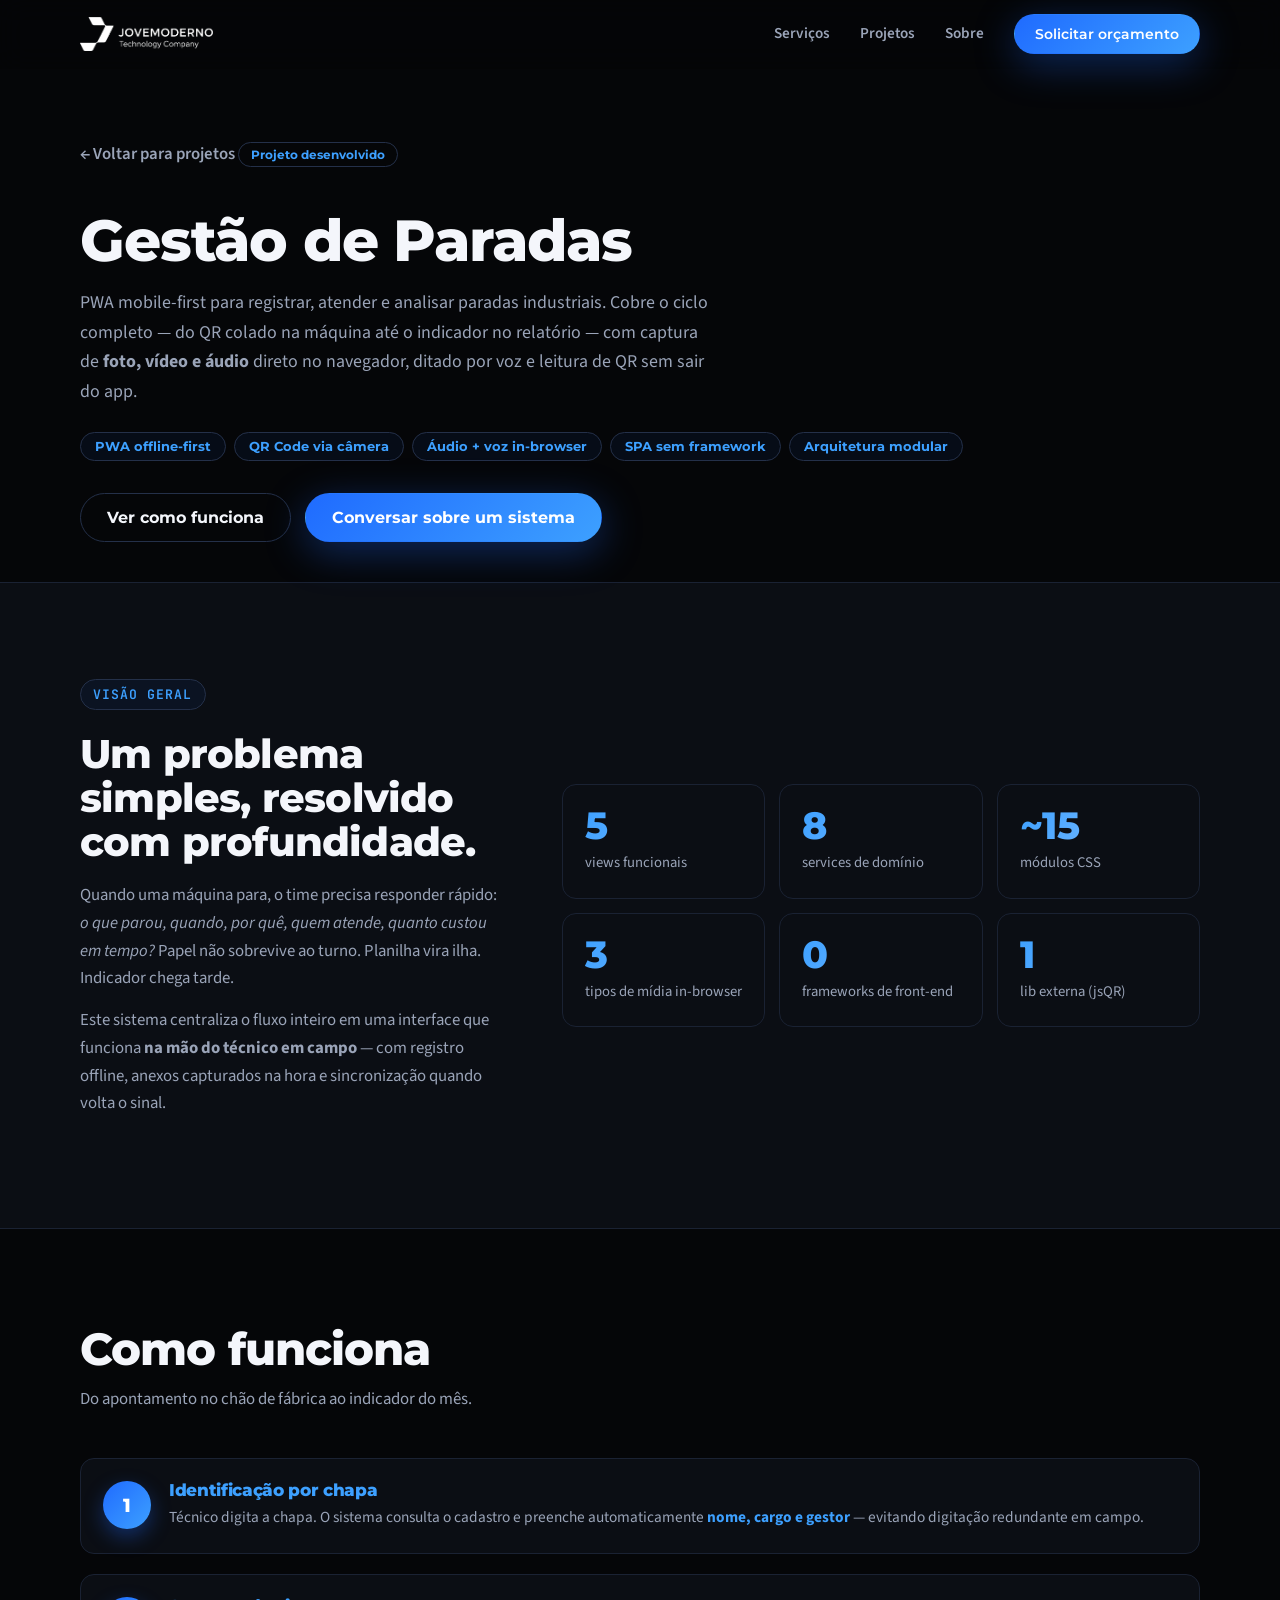
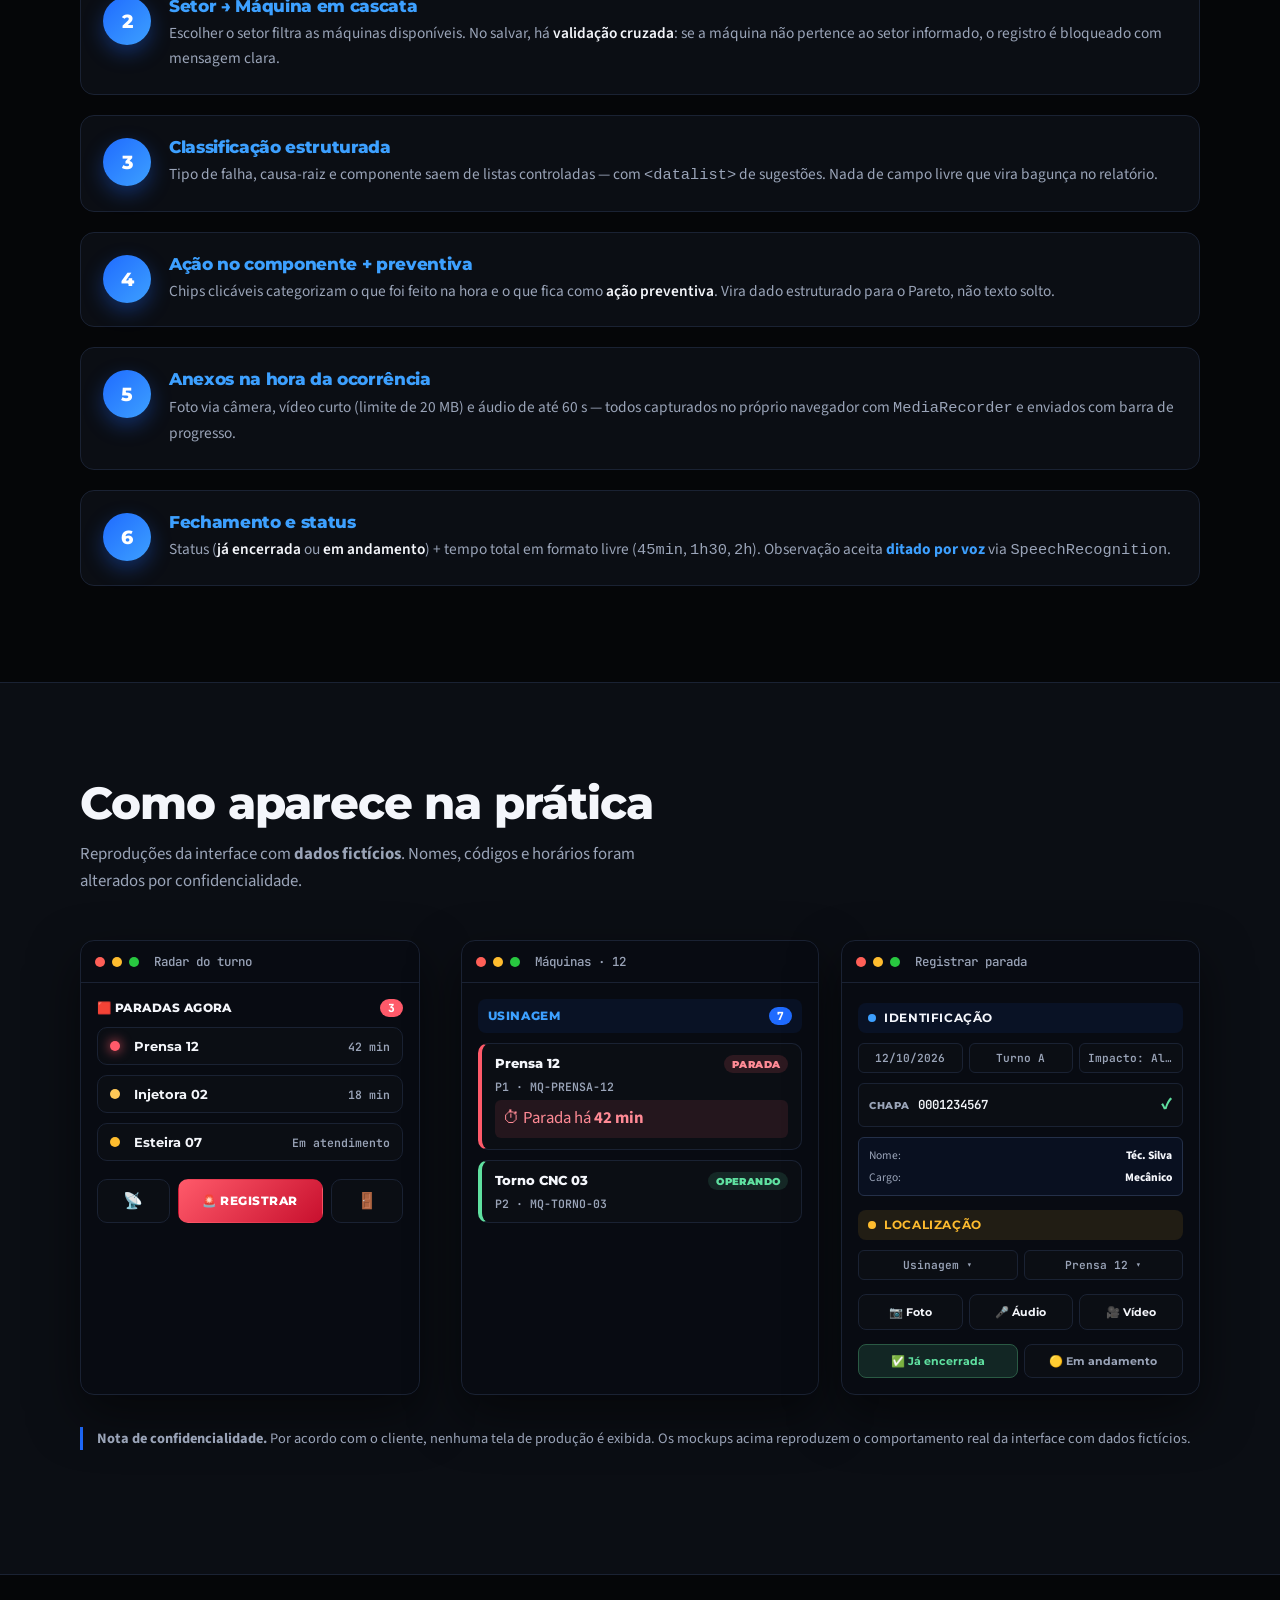
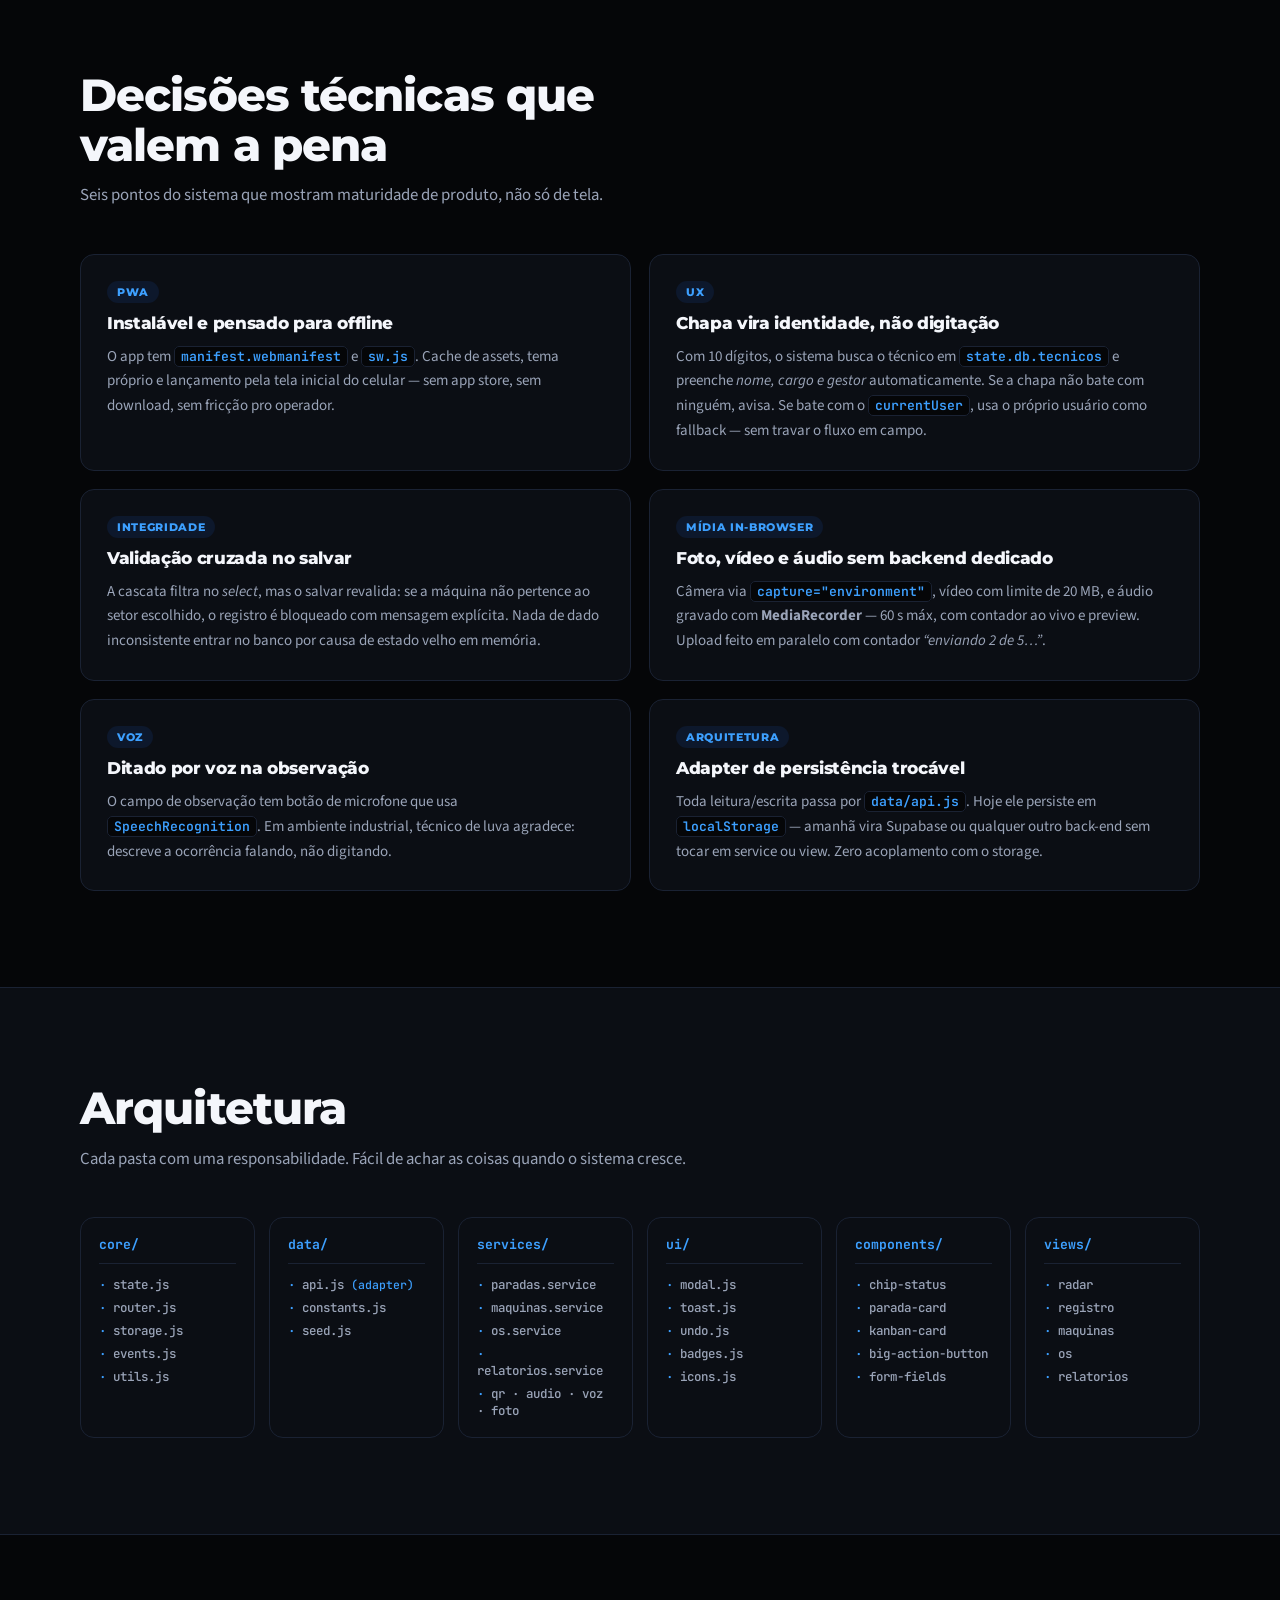
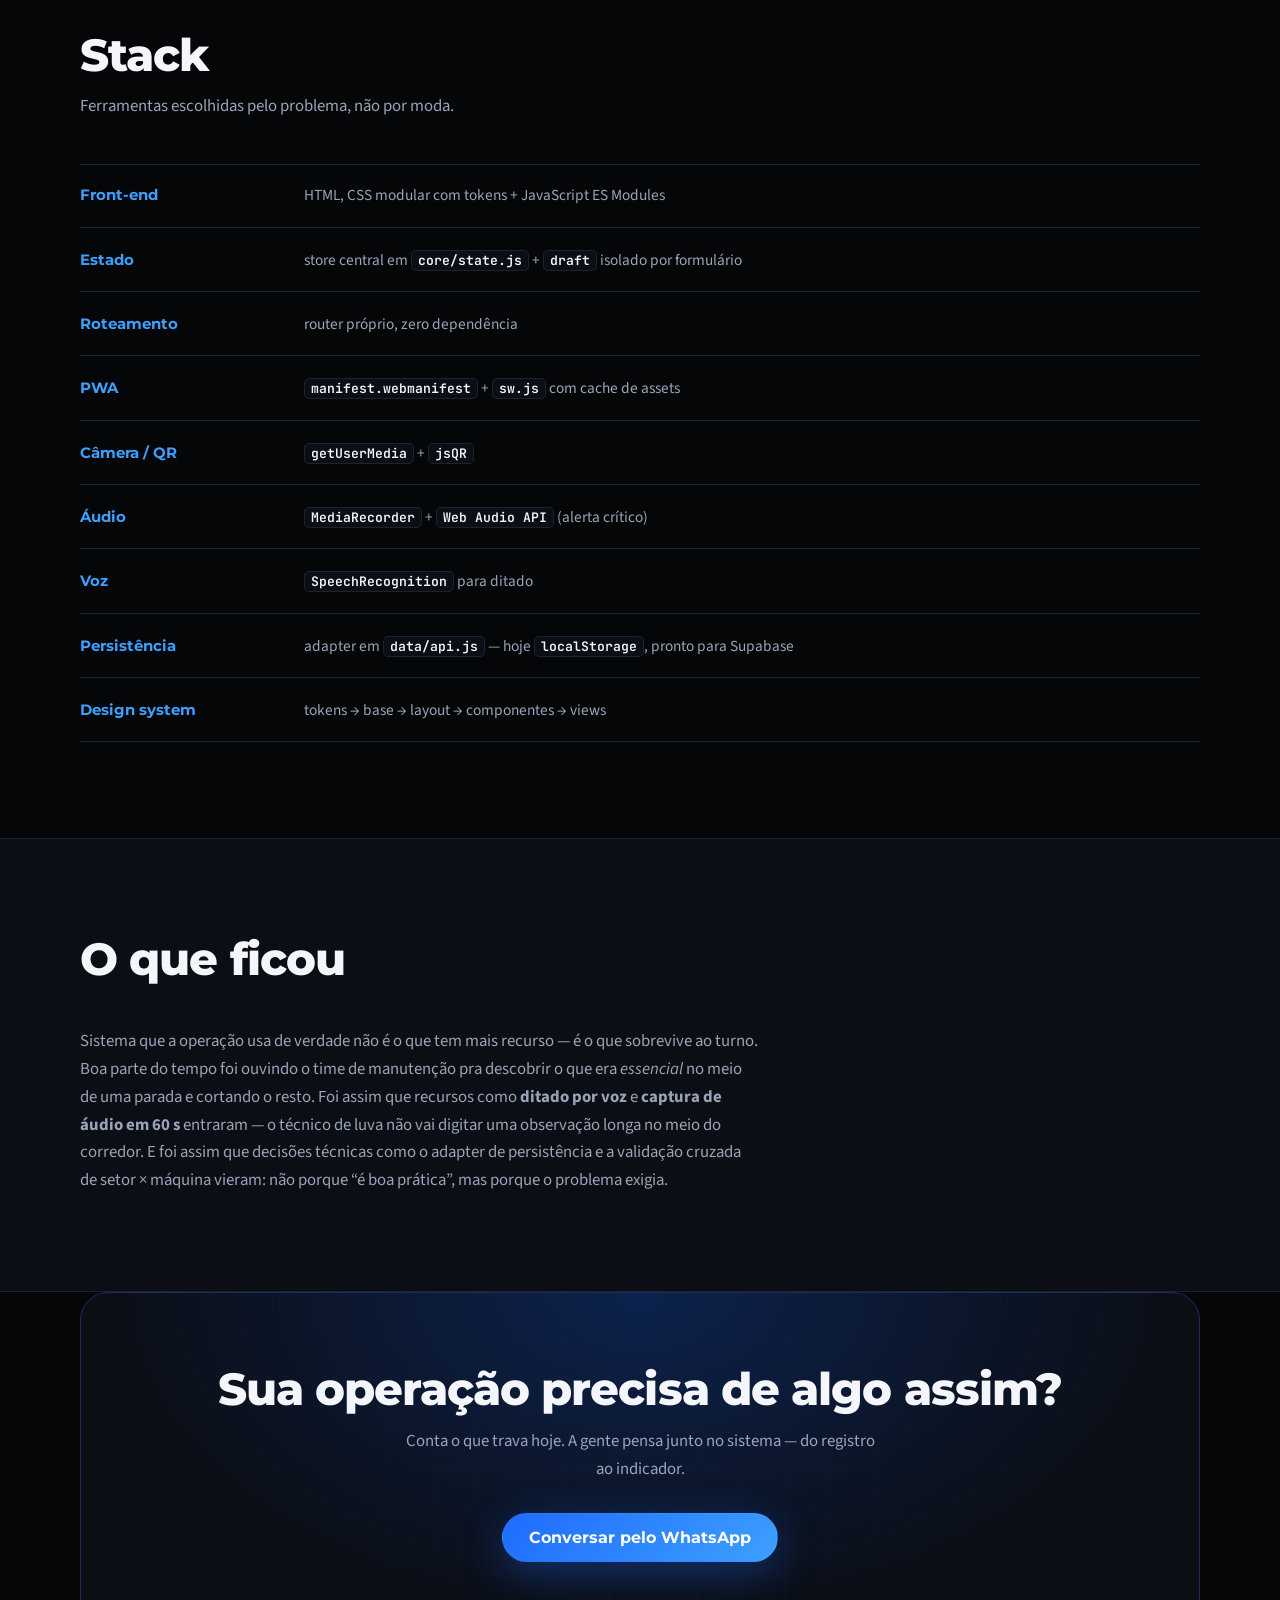
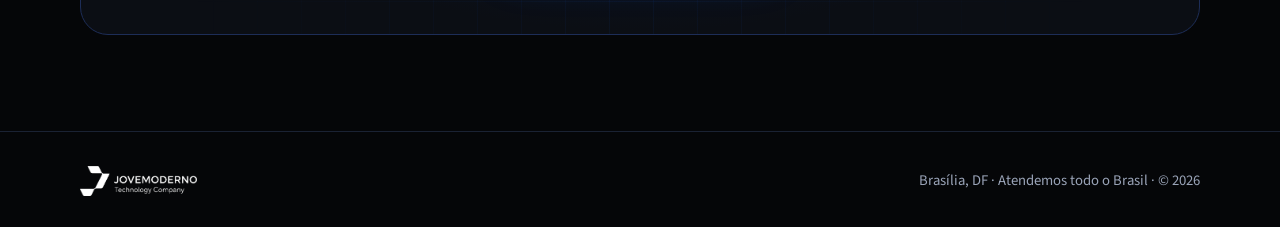
<file: JOVEMODERNO/projetos/gestao-de-paradas.html>
<!DOCTYPE html>
<html lang="pt-BR">
<head>
<meta charset="UTF-8">
<meta name="viewport" content="width=device-width, initial-scale=1">
<title>Gestão de Paradas — Case | JOVEMODERNO</title>
<meta name="description" content="PWA mobile-first para registro, atendimento e análise de paradas industriais: QR Code, áudio, vídeo, ditado por voz, OS e indicadores. Zero frameworks, arquitetura modular.">
<meta name="theme-color" content="#050608">
<meta name="color-scheme" content="dark">
<link rel="canonical" href="https://jovemoderno.com/projetos/gestao-de-paradas.html">

<meta property="og:type" content="article">
<meta property="og:title" content="Gestão de Paradas — Case JOVEMODERNO">
<meta property="og:description" content="PWA modular para manutenção industrial: registro em campo, captura de mídia e indicadores gerenciais.">
<meta property="og:image" content="../assets/og-gestao-paradas.jpg">
<meta name="twitter:card" content="summary_large_image">

<link rel="icon" href="../assets/icone.png" type="image/png">
<link rel="preconnect" href="https://fonts.googleapis.com">
<link rel="preconnect" href="https://fonts.gstatic.com" crossorigin>
<link href="https://fonts.googleapis.com/css2?family=JetBrains+Mono:wght@500&family=Montserrat:wght@600;700;800&family=Source+Sans+3:wght@400;600&display=swap" rel="stylesheet">
<link rel="stylesheet" href="../css/style.css">
</head>
<body>

<a class="skip-link" href="#conteudo">Pular para o conteúdo</a>

<header id="top">
  <div class="wrap nav">
    <a class="logo" href="../index.html" aria-label="JOVEMODERNO — início">
      <img src="../assets/logo.png" alt="JOVEMODERNO Technology Company">
    </a>
    <button class="burger" aria-label="Abrir menu" aria-expanded="false" aria-controls="menu-principal">
      <span></span><span></span><span></span>
    </button>
    <nav aria-label="Principal">
      <ul id="menu-principal">
        <li><a href="../index.html#servicos">Serviços</a></li>
        <li><a href="../index.html#projetos">Projetos</a></li>
        <li><a href="../index.html#sobre">Sobre</a></li>
        <li><a class="btn btn-primary" data-wa href="#">Solicitar orçamento</a></li>
      </ul>
    </nav>
  </div>
</header>

<main id="conteudo">

  <!-- ═══════════ HERO ═══════════ -->
  <section class="proj-hero">
    <div class="wrap">
      <a class="back" href="../index.html#projetos">← Voltar para projetos</a>
      <span class="badge">Projeto desenvolvido</span>
      <h1>Gestão de Paradas</h1>
      <p>
        PWA mobile-first para registrar, atender e analisar paradas industriais.
        Cobre o ciclo completo — do QR colado na máquina até o indicador no
        relatório — com captura de <strong>foto, vídeo e áudio</strong> direto no
        navegador, ditado por voz e leitura de QR sem sair do app.
      </p>

      <ul class="chips" aria-label="Destaques técnicos">
        <li class="chip">PWA offline-first</li>
        <li class="chip">QR Code via câmera</li>
        <li class="chip">Áudio + voz in-browser</li>
        <li class="chip">SPA sem framework</li>
        <li class="chip">Arquitetura modular</li>
      </ul>

      <div class="cta-row" style="margin-top:32px">
        <a class="btn btn-ghost" href="#como-funciona">Ver como funciona</a>
        <a class="btn btn-primary" data-wa
           data-wa="Olá! Vi o case da Gestão de Paradas e quero conversar sobre um sistema parecido.">
          Conversar sobre um sistema
        </a>
      </div>
    </div>
  </section>

  <!-- ═══════════ VISÃO GERAL ═══════════ -->
  <section class="section-alt">
    <div class="wrap">
      <div class="about">
        <div>
          <span class="eyebrow">Visão geral</span>
          <h2>Um problema simples, resolvido com profundidade.</h2>
          <p>
            Quando uma máquina para, o time precisa responder rápido:
            <em>o que parou, quando, por quê, quem atende, quanto custou em tempo?</em>
            Papel não sobrevive ao turno. Planilha vira ilha. Indicador chega tarde.
          </p>
          <p>
            Este sistema centraliza o fluxo inteiro em uma interface que funciona
            <strong>na mão do técnico em campo</strong> — com registro offline,
            anexos capturados na hora e sincronização quando volta o sinal.
          </p>
        </div>

        <div class="kpi-grid">
          <div class="kpi">
            <b>5</b>
            <span>views funcionais</span>
          </div>
          <div class="kpi">
            <b>8</b>
            <span>services de domínio</span>
          </div>
          <div class="kpi">
            <b>~15</b>
            <span>módulos CSS</span>
          </div>
          <div class="kpi">
            <b>3</b>
            <span>tipos de mídia in-browser</span>
          </div>
          <div class="kpi">
            <b>0</b>
            <span>frameworks de front-end</span>
          </div>
          <div class="kpi">
            <b>1</b>
            <span>lib externa (jsQR)</span>
          </div>
        </div>
      </div>
    </div>
  </section>

  <!-- ═══════════ FLUXO ═══════════ -->
  <section id="como-funciona">
    <div class="wrap">
      <div class="sec-head">
        <h2>Como funciona</h2>
        <p>Do apontamento no chão de fábrica ao indicador do mês.</p>
      </div>

      <ol class="timeline">
        <li>
          <span class="tl-num">1</span>
          <div>
            <h3>Identificação por chapa</h3>
            <p>Técnico digita a chapa. O sistema consulta o cadastro e preenche automaticamente <strong>nome, cargo e gestor</strong> — evitando digitação redundante em campo.</p>
          </div>
        </li>
        <li>
          <span class="tl-num">2</span>
          <div>
            <h3>Setor → Máquina em cascata</h3>
            <p>Escolher o setor filtra as máquinas disponíveis. No salvar, há <em>validação cruzada</em>: se a máquina não pertence ao setor informado, o registro é bloqueado com mensagem clara.</p>
          </div>
        </li>
        <li>
          <span class="tl-num">3</span>
          <div>
            <h3>Classificação estruturada</h3>
            <p>Tipo de falha, causa-raiz e componente saem de listas controladas — com <code>&lt;datalist&gt;</code> de sugestões. Nada de campo livre que vira bagunça no relatório.</p>
          </div>
        </li>
        <li>
          <span class="tl-num">4</span>
          <div>
            <h3>Ação no componente + preventiva</h3>
            <p>Chips clicáveis categorizam o que foi feito na hora e o que fica como <em>ação preventiva</em>. Vira dado estruturado para o Pareto, não texto solto.</p>
          </div>
        </li>
        <li>
          <span class="tl-num">5</span>
          <div>
            <h3>Anexos na hora da ocorrência</h3>
            <p>Foto via câmera, vídeo curto (limite de 20 MB) e áudio de até 60 s — todos capturados no próprio navegador com <code>MediaRecorder</code> e enviados com barra de progresso.</p>
          </div>
        </li>
        <li>
          <span class="tl-num">6</span>
          <div>
            <h3>Fechamento e status</h3>
            <p>Status (<em>já encerrada</em> ou <em>em andamento</em>) + tempo total em formato livre (<code>45min</code>, <code>1h30</code>, <code>2h</code>). Observação aceita <strong>ditado por voz</strong> via <code>SpeechRecognition</code>.</p>
          </div>
        </li>
      </ol>
    </div>
  </section>

  <!-- ═══════════ MOCKUPS ═══════════ -->
  <section class="section-alt">
    <div class="wrap">
      <div class="sec-head">
        <h2>Como aparece na prática</h2>
        <p>Reproduções da interface com <strong>dados fictícios</strong>. Nomes, códigos e horários foram alterados por confidencialidade.</p>
      </div>

      <div class="screens">

        <!-- Radar mobile -->
        <div class="screen screen-mobile">
          <div class="screen-bar">
            <i></i><i></i><i></i>
            <b>Radar do turno</b>
          </div>
          <div class="screen-body">
            <div class="mock-radar-title">🟥 PARADAS AGORA <span>3</span></div>
            <div class="mock-radar-item crit">
              <span class="dot"></span><b>Prensa 12</b><em>42 min</em>
            </div>
            <div class="mock-radar-item amber">
              <span class="dot"></span><b>Injetora 02</b><em>18 min</em>
            </div>
            <div class="mock-radar-item sun">
              <span class="dot"></span><b>Esteira 07</b><em>Em atendimento</em>
            </div>
            <div class="mock-radar-footer">
              <span class="rf-btn">📡</span>
              <span class="rf-btn rf-main">🚨 REGISTRAR</span>
              <span class="rf-btn">🚪</span>
            </div>
          </div>
        </div>

        <!-- Lista de máquinas -->
        <div class="screen">
          <div class="screen-bar">
            <i></i><i></i><i></i>
            <b>Máquinas · 12</b>
          </div>
          <div class="screen-body">
            <div class="mock-setor">USINAGEM <span class="mock-count">7</span></div>
            <div class="mock-maq is-parada">
              <div class="mock-maq-top">
                <span class="mock-maq-nome">Prensa 12</span>
                <span class="mock-badge parada">PARADA</span>
              </div>
              <div class="mock-maq-meta">P1 · MQ-PRENSA-12</div>
              <div class="mock-maq-parada">⏱ Parada há <b>42 min</b></div>
            </div>
            <div class="mock-maq is-operando">
              <div class="mock-maq-top">
                <span class="mock-maq-nome">Torno CNC 03</span>
                <span class="mock-badge ok">OPERANDO</span>
              </div>
              <div class="mock-maq-meta">P2 · MQ-TORNO-03</div>
            </div>
          </div>
        </div>

        <!-- Formulário de registro (novo) -->
        <div class="screen">
          <div class="screen-bar">
            <i></i><i></i><i></i>
            <b>Registrar parada</b>
          </div>
          <div class="screen-body">
            <div class="mock-form-head">
              <span class="mock-form-dot"></span>
              <b>Identificação</b>
            </div>
            <div class="mock-form-row3">
              <span>12/10/2026</span>
              <span>Turno A</span>
              <span>Impacto: Alto</span>
            </div>
            <div class="mock-form-chapa">
              <span class="lbl">CHAPA</span>
              <span class="val">0001234567</span>
              <span class="ok">✓</span>
            </div>
            <div class="mock-form-info">
              <div><span>Nome:</span><b>Téc. Silva</b></div>
              <div><span>Cargo:</span><b>Mecânico</b></div>
            </div>

            <div class="mock-form-head mock-form-head--sun">
              <span class="mock-form-dot mock-form-dot--sun"></span>
              <b>Localização</b>
            </div>
            <div class="mock-form-row2">
              <span>Usinagem ▾</span>
              <span>Prensa 12 ▾</span>
            </div>

            <div class="mock-form-media">
              <span class="media-btn">📷 Foto</span>
              <span class="media-btn">🎤 Áudio</span>
              <span class="media-btn">🎥 Vídeo</span>
            </div>

            <div class="mock-form-status">
              <span class="st on">✅ Já encerrada</span>
              <span class="st">🟡 Em andamento</span>
            </div>
          </div>
        </div>

      </div>

      <p class="note" style="margin-top:32px">
        <strong>Nota de confidencialidade.</strong> Por acordo com o cliente,
        nenhuma tela de produção é exibida. Os mockups acima reproduzem o
        comportamento real da interface com dados fictícios.
      </p>
    </div>
  </section>

  <!-- ═══════════ DECISÕES TÉCNICAS ═══════════ -->
  <section>
    <div class="wrap">
      <div class="sec-head">
        <h2>Decisões técnicas que valem a pena</h2>
        <p>Seis pontos do sistema que mostram maturidade de produto, não só de tela.</p>
      </div>

      <div class="grid2">
        <article class="decision">
          <span class="decision-tag">PWA</span>
          <h3>Instalável e pensado para offline</h3>
          <p>
            O app tem <code>manifest.webmanifest</code> e <code>sw.js</code>.
            Cache de assets, tema próprio e lançamento pela tela inicial do
            celular — sem app store, sem download, sem fricção pro operador.
          </p>
        </article>

        <article class="decision">
          <span class="decision-tag">UX</span>
          <h3>Chapa vira identidade, não digitação</h3>
          <p>
            Com 10 dígitos, o sistema busca o técnico em <code>state.db.tecnicos</code>
            e preenche <em>nome, cargo e gestor</em> automaticamente. Se a chapa
            não bate com ninguém, avisa. Se bate com o <code>currentUser</code>,
            usa o próprio usuário como fallback — sem travar o fluxo em campo.
          </p>
        </article>

        <article class="decision">
          <span class="decision-tag">Integridade</span>
          <h3>Validação cruzada no salvar</h3>
          <p>
            A cascata filtra no <em>select</em>, mas o salvar revalida: se a
            máquina não pertence ao setor escolhido, o registro é bloqueado
            com mensagem explícita. Nada de dado inconsistente entrar no banco
            por causa de estado velho em memória.
          </p>
        </article>

        <article class="decision">
          <span class="decision-tag">Mídia in-browser</span>
          <h3>Foto, vídeo e áudio sem backend dedicado</h3>
          <p>
            Câmera via <code>capture="environment"</code>, vídeo com limite de
            20 MB, e áudio gravado com <strong>MediaRecorder</strong> — 60 s
            máx, com contador ao vivo e preview. Upload feito em paralelo com
            contador <em>“enviando 2 de 5…”</em>.
          </p>
        </article>

        <article class="decision">
          <span class="decision-tag">Voz</span>
          <h3>Ditado por voz na observação</h3>
          <p>
            O campo de observação tem botão de microfone que usa
            <code>SpeechRecognition</code>. Em ambiente industrial, técnico de
            luva agradece: descreve a ocorrência falando, não digitando.
          </p>
        </article>

        <article class="decision">
          <span class="decision-tag">Arquitetura</span>
          <h3>Adapter de persistência trocável</h3>
          <p>
            Toda leitura/escrita passa por <code>data/api.js</code>. Hoje ele
            persiste em <code>localStorage</code> — amanhã vira Supabase ou
            qualquer outro back-end sem tocar em service ou view. Zero
            acoplamento com o storage.
          </p>
        </article>
      </div>
    </div>
  </section>

  <!-- ═══════════ ARQUITETURA ═══════════ -->
  <section class="section-alt">
    <div class="wrap">
      <div class="sec-head">
        <h2>Arquitetura</h2>
        <p>Cada pasta com uma responsabilidade. Fácil de achar as coisas quando o sistema cresce.</p>
      </div>

      <div class="arch">
        <div class="arch-col">
          <h4>core/</h4>
          <ul>
            <li>state.js</li>
            <li>router.js</li>
            <li>storage.js</li>
            <li>events.js</li>
            <li>utils.js</li>
          </ul>
        </div>
        <div class="arch-col">
          <h4>data/</h4>
          <ul>
            <li>api.js <em>(adapter)</em></li>
            <li>constants.js</li>
            <li>seed.js</li>
          </ul>
        </div>
        <div class="arch-col">
          <h4>services/</h4>
          <ul>
            <li>paradas.service</li>
            <li>maquinas.service</li>
            <li>os.service</li>
            <li>relatorios.service</li>
            <li>qr · audio · voz · foto</li>
          </ul>
        </div>
        <div class="arch-col">
          <h4>ui/</h4>
          <ul>
            <li>modal.js</li>
            <li>toast.js</li>
            <li>undo.js</li>
            <li>badges.js</li>
            <li>icons.js</li>
          </ul>
        </div>
        <div class="arch-col">
          <h4>components/</h4>
          <ul>
            <li>chip-status</li>
            <li>parada-card</li>
            <li>kanban-card</li>
            <li>big-action-button</li>
            <li>form-fields</li>
          </ul>
        </div>
        <div class="arch-col">
          <h4>views/</h4>
          <ul>
            <li>radar</li>
            <li>registro</li>
            <li>maquinas</li>
            <li>os</li>
            <li>relatorios</li>
          </ul>
        </div>
      </div>
    </div>
  </section>

  <!-- ═══════════ STACK ═══════════ -->
  <section>
    <div class="wrap">
      <div class="sec-head">
        <h2>Stack</h2>
        <p>Ferramentas escolhidas pelo problema, não por moda.</p>
      </div>

      <ul class="stack">
        <li><b>Front-end</b><span>HTML, CSS modular com tokens + JavaScript ES Modules</span></li>
        <li><b>Estado</b><span>store central em <code>core/state.js</code> + <code>draft</code> isolado por formulário</span></li>
        <li><b>Roteamento</b><span>router próprio, zero dependência</span></li>
        <li><b>PWA</b><span><code>manifest.webmanifest</code> + <code>sw.js</code> com cache de assets</span></li>
        <li><b>Câmera / QR</b><span><code>getUserMedia</code> + <code>jsQR</code></span></li>
        <li><b>Áudio</b><span><code>MediaRecorder</code> + <code>Web Audio API</code> (alerta crítico)</span></li>
        <li><b>Voz</b><span><code>SpeechRecognition</code> para ditado</span></li>
        <li><b>Persistência</b><span>adapter em <code>data/api.js</code> — hoje <code>localStorage</code>, pronto para Supabase</span></li>
        <li><b>Design system</b><span>tokens → base → layout → componentes → views</span></li>
      </ul>
    </div>
  </section>

  <!-- ═══════════ APRENDIZADO ═══════════ -->
  <section class="section-alt">
    <div class="wrap">
      <div class="sec-head">
        <h2>O que ficou</h2>
      </div>
      <p style="color:var(--mut);max-width:680px;font-size:1.05rem">
        Sistema que a operação usa de verdade não é o que tem mais recurso — é o
        que sobrevive ao turno. Boa parte do tempo foi ouvindo o time de
        manutenção pra descobrir o que era <em>essencial</em> no meio de uma
        parada e cortando o resto. Foi assim que recursos como <strong>ditado
        por voz</strong> e <strong>captura de áudio em 60 s</strong> entraram —
        o técnico de luva não vai digitar uma observação longa no meio do
        corredor. E foi assim que decisões técnicas como o adapter de
        persistência e a validação cruzada de setor × máquina vieram: não
        porque “é boa prática”, mas porque o problema exigia.
      </p>
    </div>
  </section>

  <!-- ═══════════ CTA ═══════════ -->
  <section class="section-cta">
    <div class="wrap">
      <div class="cta-box reveal">
        <h2>Sua operação precisa de algo assim?</h2>
        <p>Conta o que trava hoje. A gente pensa junto no sistema — do registro ao indicador.</p>
        <a class="btn btn-primary" data-wa
           data-wa="Olá! Vi o case da Gestão de Paradas e quero conversar sobre um sistema para minha operação.">
          Conversar pelo WhatsApp
        </a>
      </div>
    </div>
  </section>

</main>

<footer>
  <div class="wrap foot">
    <img src="../assets/logo.png" alt="JOVEMODERNO Technology Company" loading="lazy" decoding="async">
    <span>Brasília, DF · Atendemos todo o Brasil · © <span class="year">2026</span></span>
  </div>
</footer>

<button class="to-top" aria-label="Voltar ao topo" hidden>↑</button>

<script src="../js/main.js"></script>
</body>
</html>
</file>
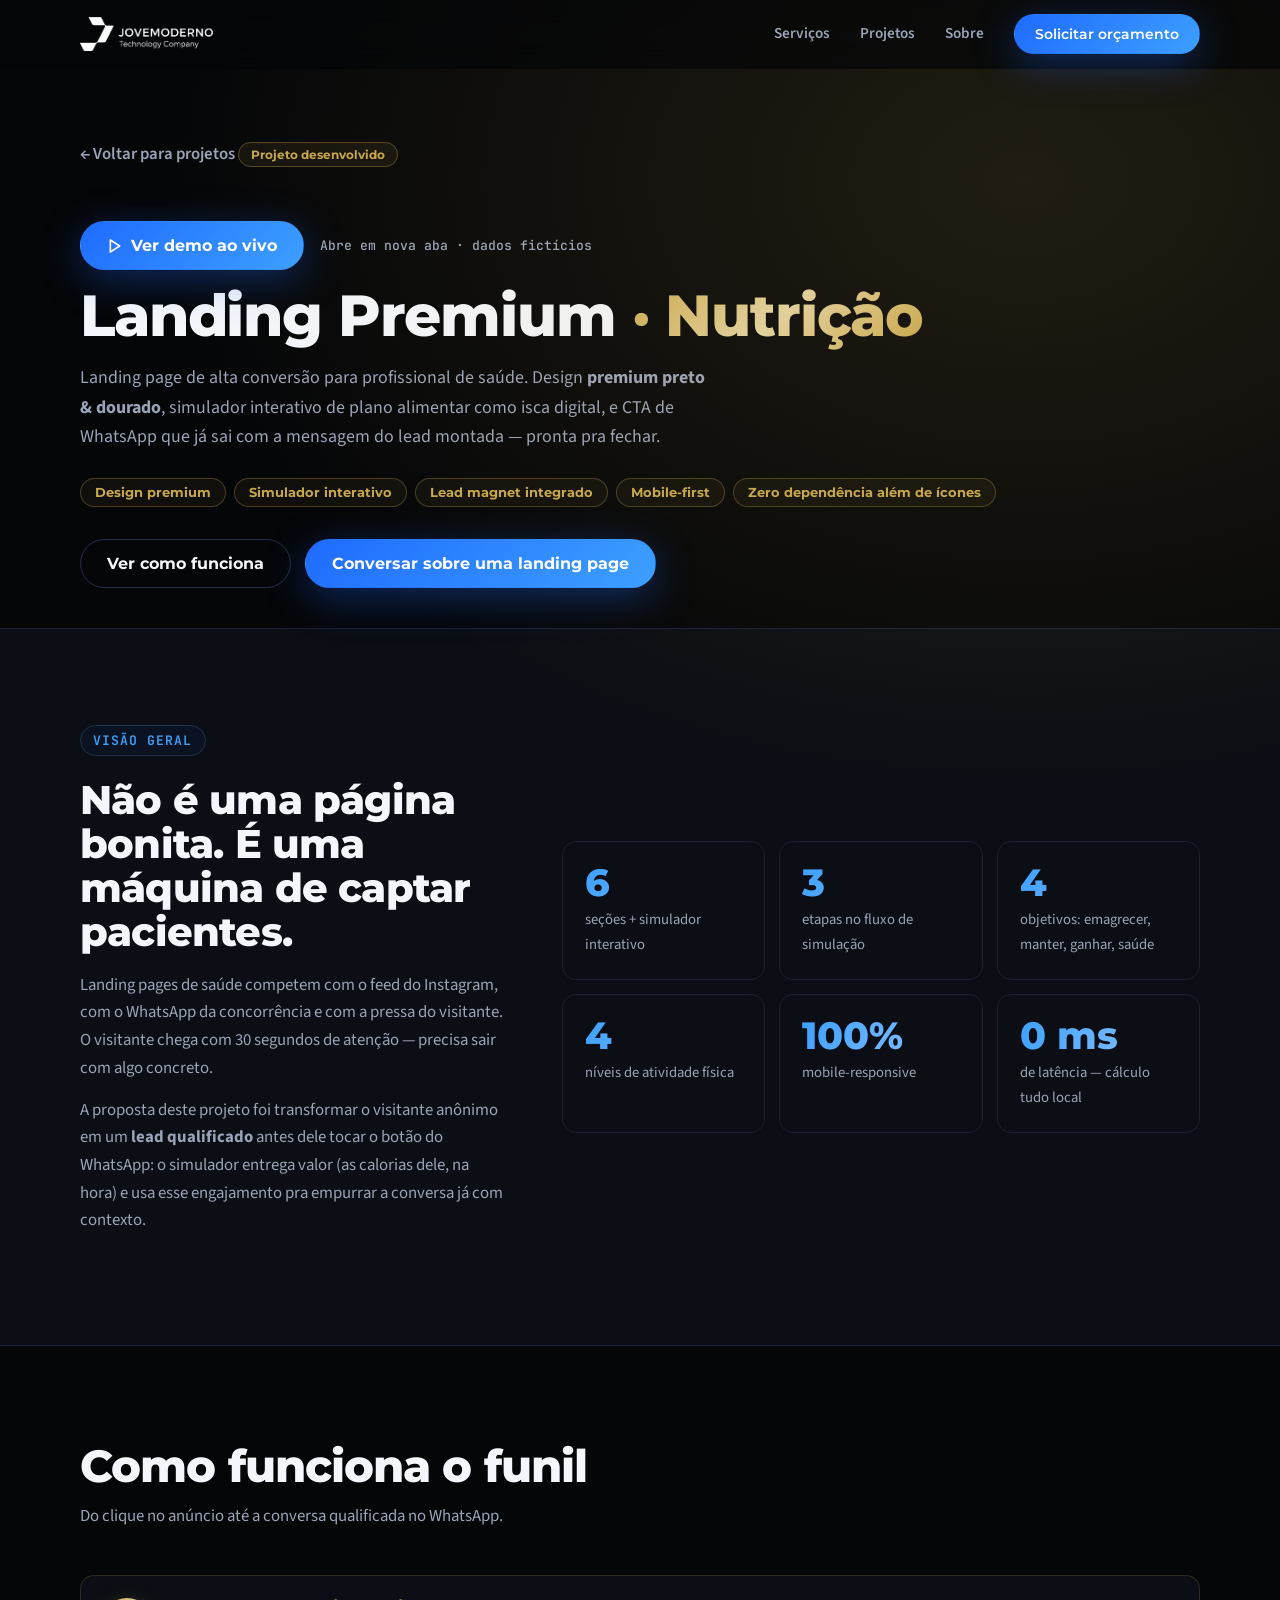
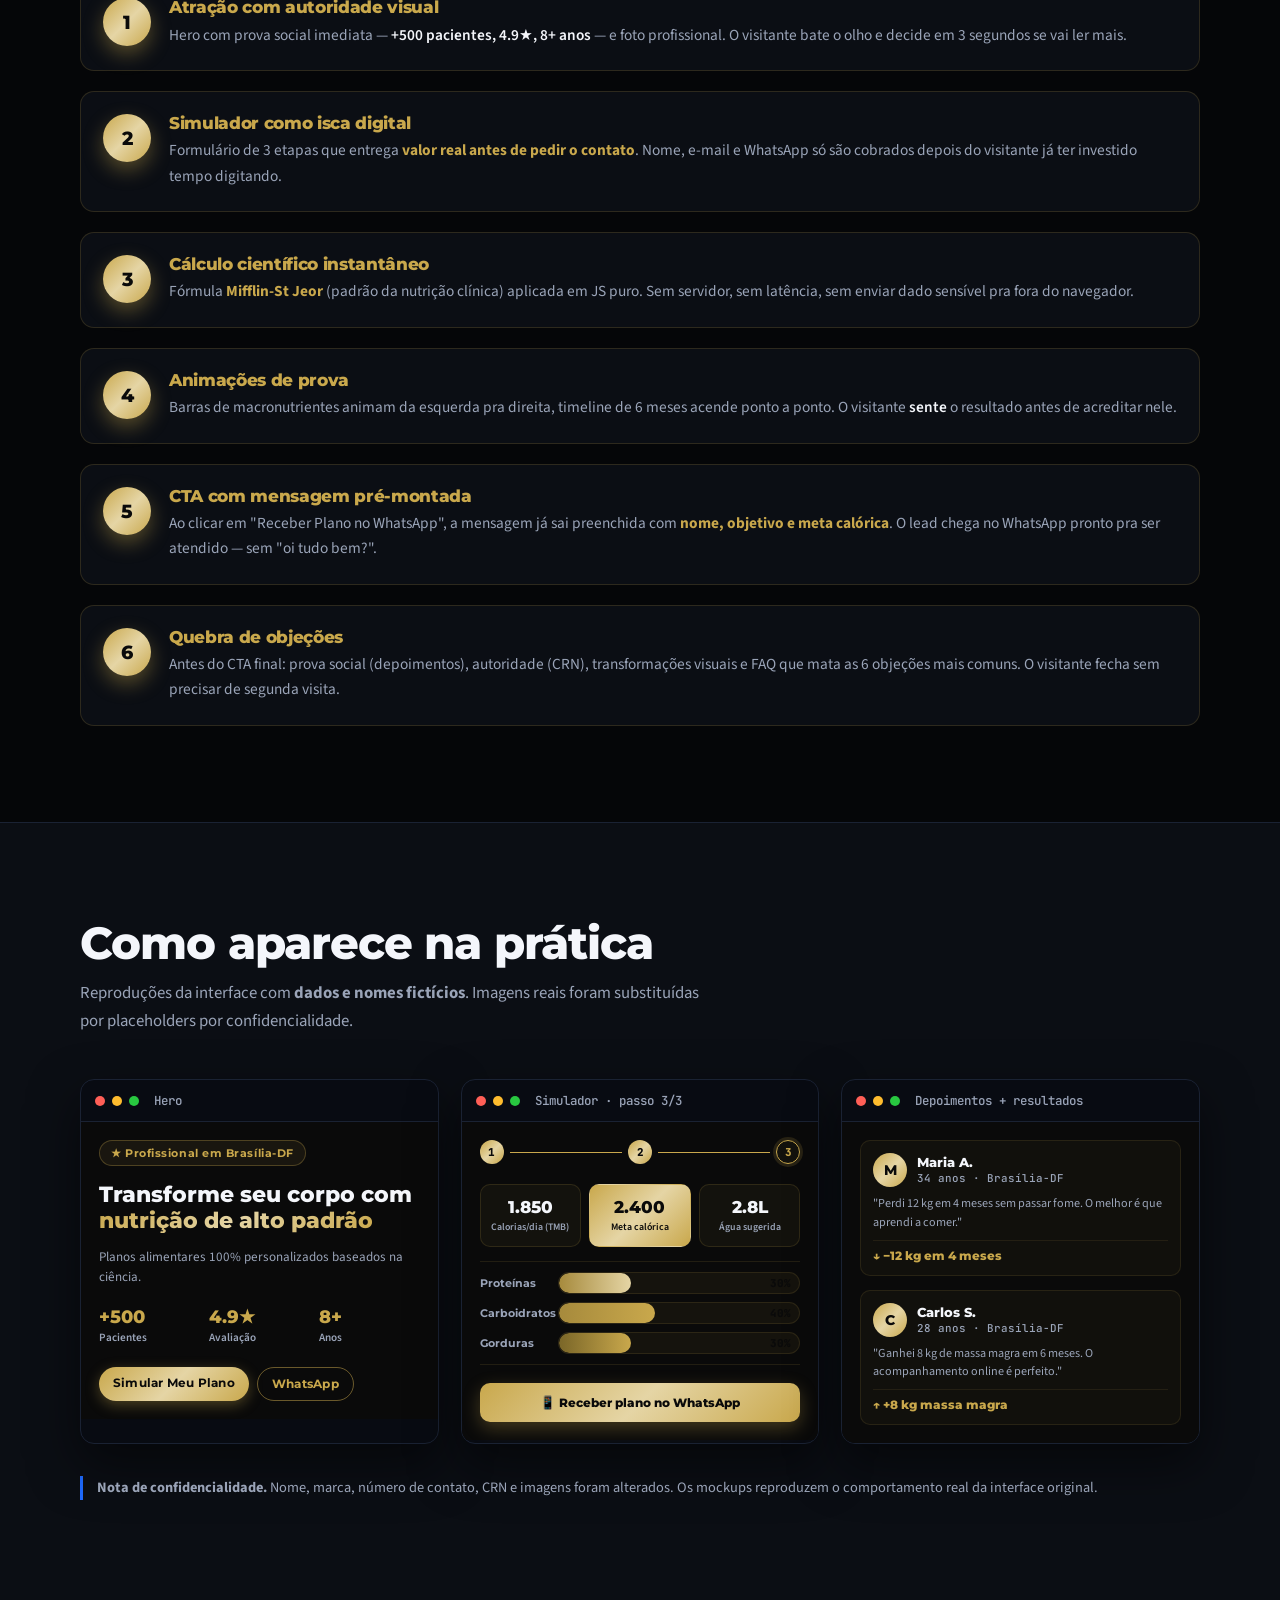
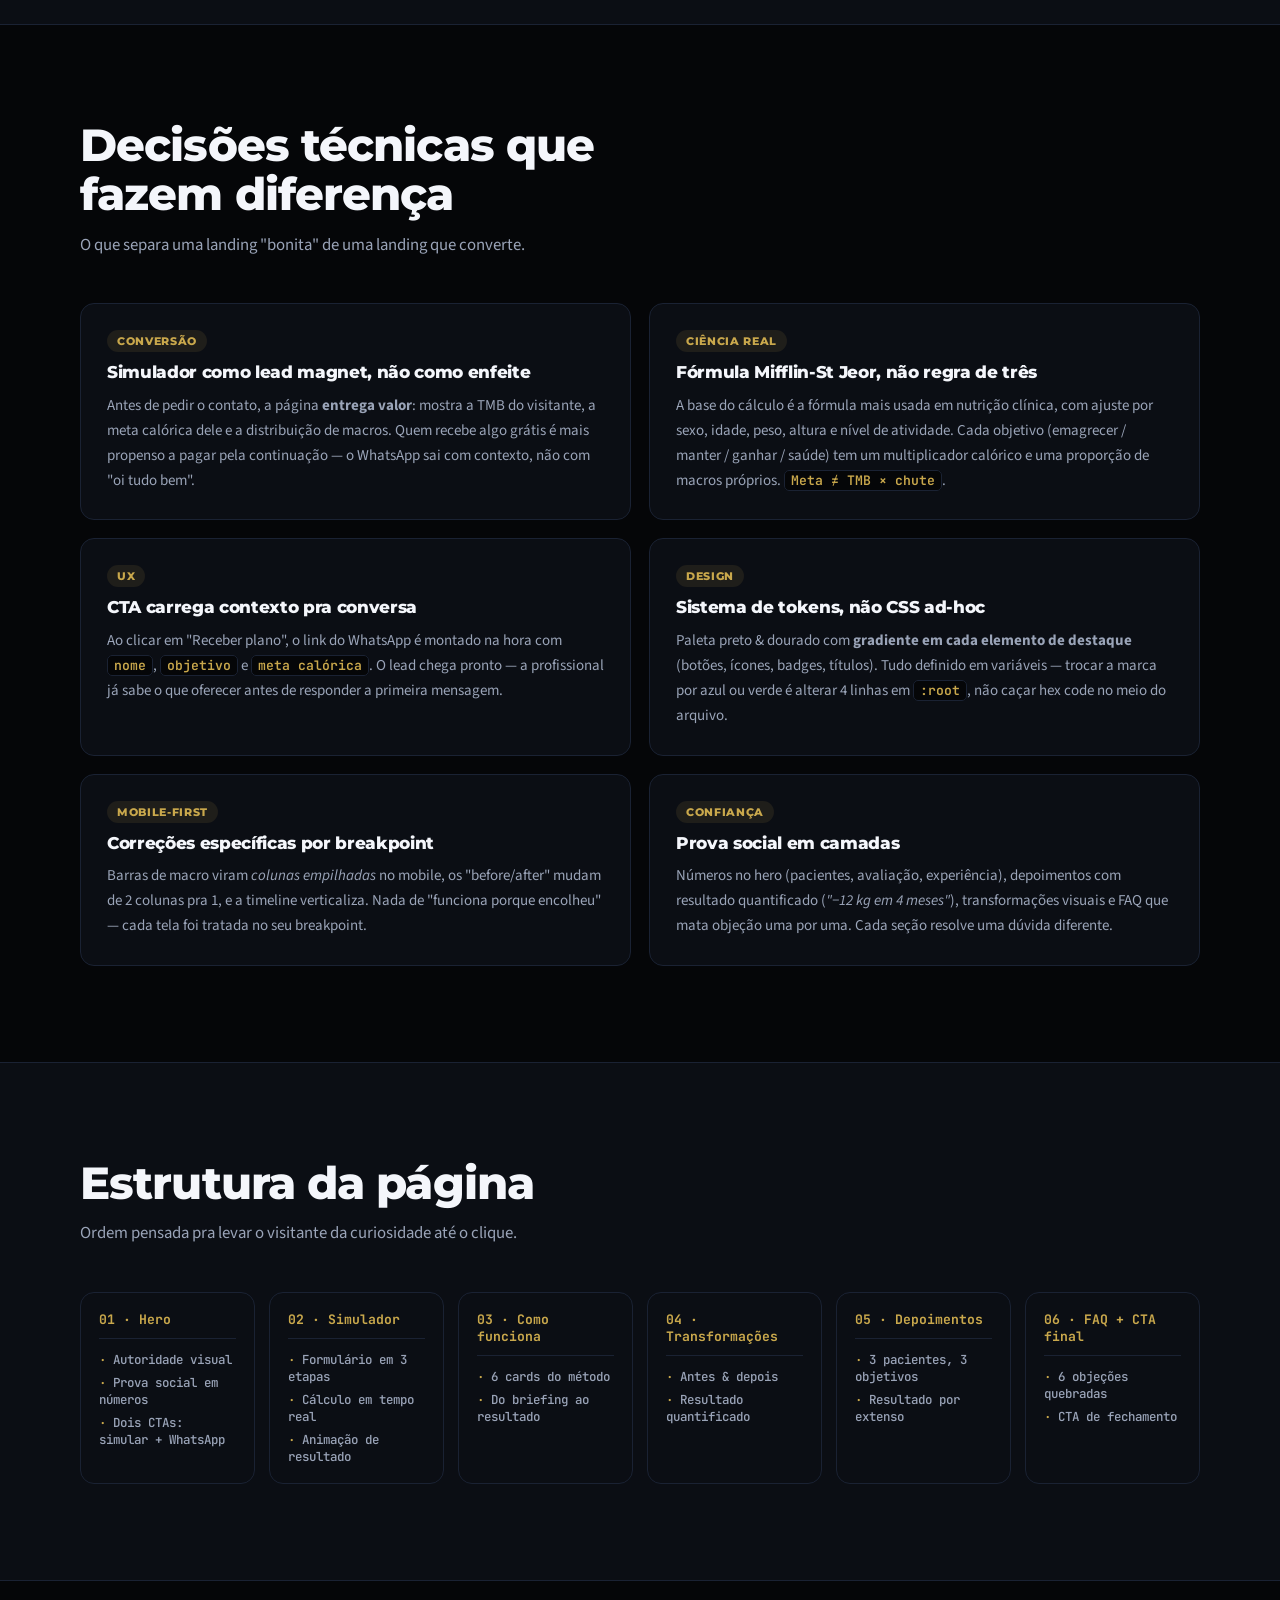
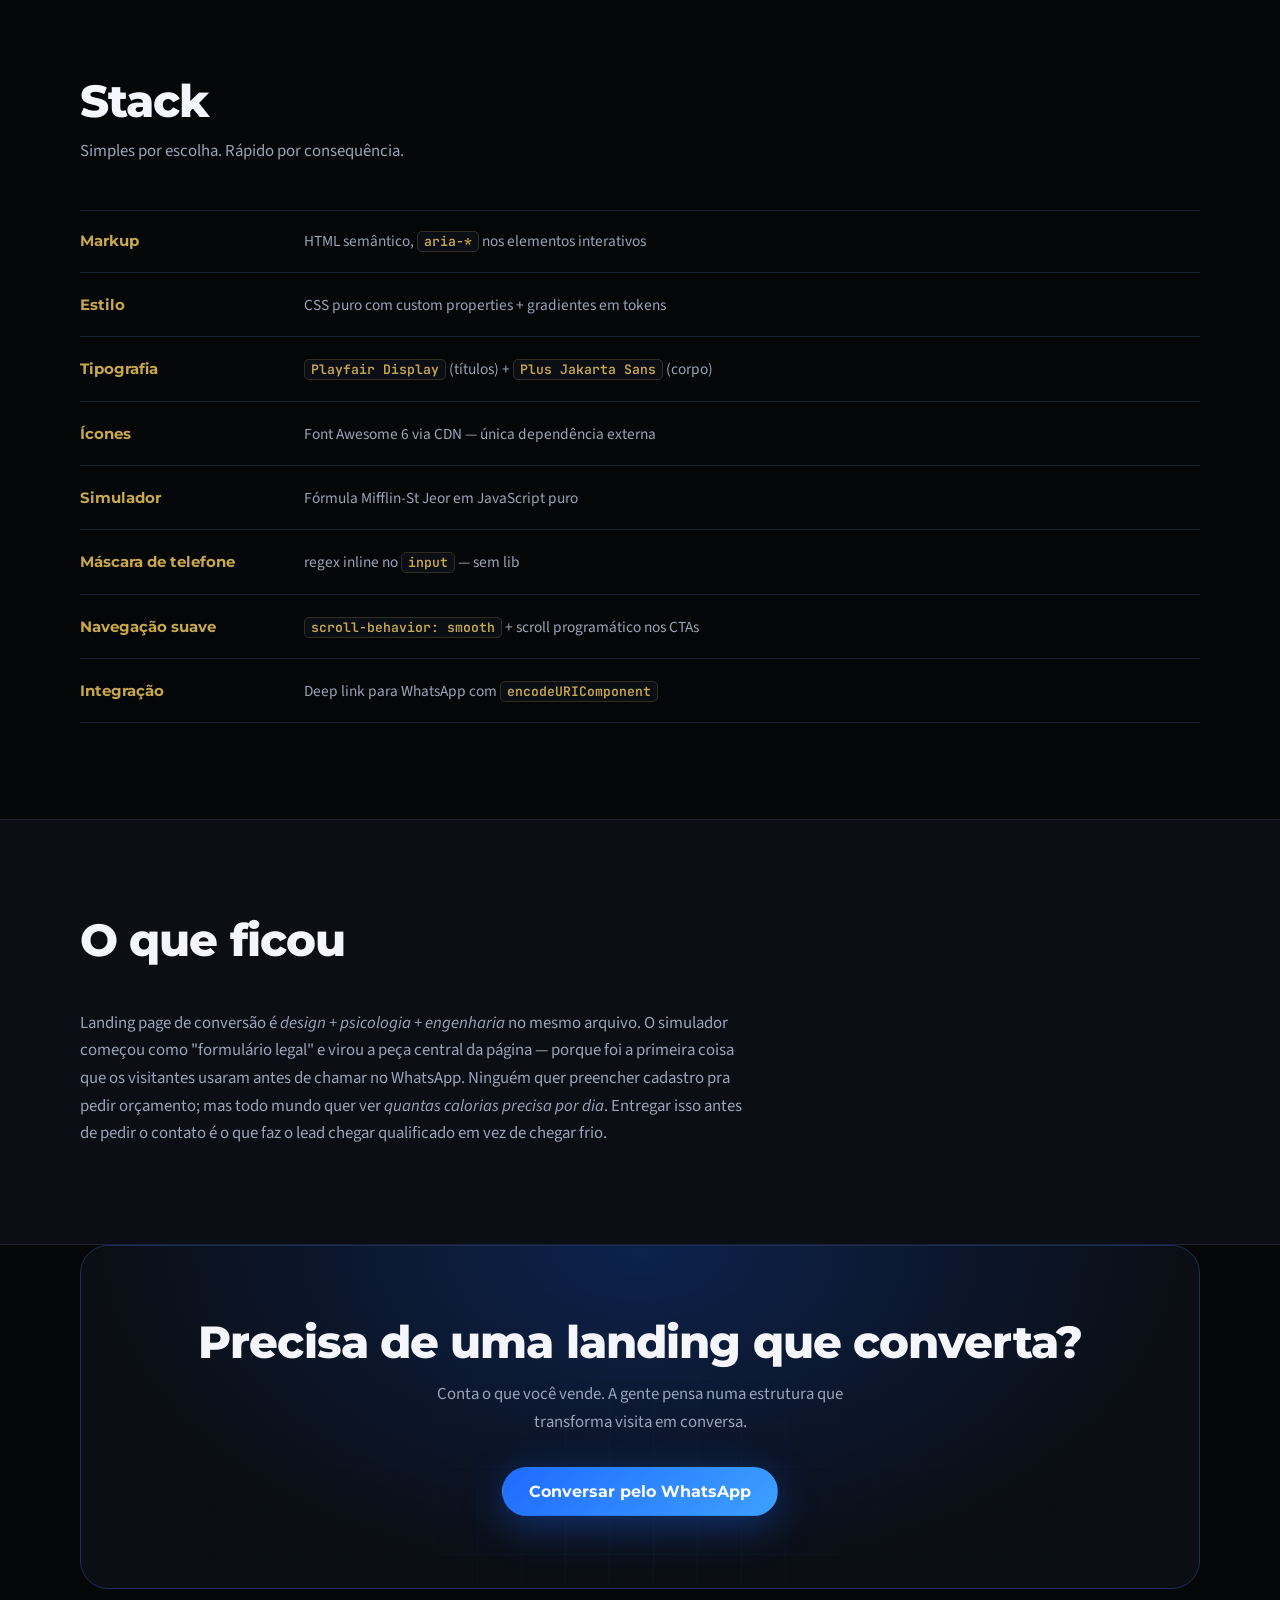
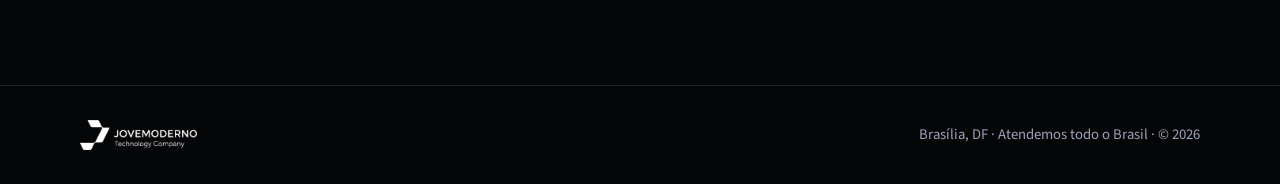
<file: JOVEMODERNO/projetos/landing-nutricao.html>
<!DOCTYPE html>
<html lang="pt-BR">
<head>
<meta charset="UTF-8">
<meta name="viewport" content="width=device-width, initial-scale=1">
<title>Landing Premium · Nutrição — Case | JOVEMODERNO</title>
<meta name="description" content="Landing page de alta conversão para nutricionista: design premium preto & dourado, simulador interativo de plano alimentar, CTA de WhatsApp com mensagem pré-montada e cálculo de TMB pela fórmula Mifflin-St Jeor.">
<meta name="theme-color" content="#050608">
<meta name="color-scheme" content="dark">
<link rel="canonical" href="https://jovemoderno.com/projetos/landing-nutricao.html">

<meta property="og:type" content="article">
<meta property="og:title" content="Landing Premium · Nutrição — Case JOVEMODERNO">
<meta property="og:description" content="Landing page de conversão com simulador nutricional interativo e CTA inteligente no WhatsApp.">
<meta property="og:image" content="../assets/og-landing-nutricao.jpg">
<meta name="twitter:card" content="summary_large_image">

<link rel="icon" href="../assets/icone.png" type="image/png">
<link rel="preconnect" href="https://fonts.googleapis.com">
<link rel="preconnect" href="https://fonts.gstatic.com" crossorigin>
<link href="https://fonts.googleapis.com/css2?family=JetBrains+Mono:wght@500&family=Montserrat:wght@600;700;800&family=Source+Sans+3:wght@400;600&display=swap" rel="stylesheet">
<link rel="stylesheet" href="../css/style.css">
</head>
<body>

<a class="skip-link" href="#conteudo">Pular para o conteúdo</a>

<header id="top">
  <div class="wrap nav">
    <a class="logo" href="../index.html" aria-label="JOVEMODERNO — início">
      <img src="../assets/logo.png" alt="JOVEMODERNO Technology Company">
    </a>
    <button class="burger" aria-label="Abrir menu" aria-expanded="false" aria-controls="menu-principal">
      <span></span><span></span><span></span>
    </button>
    <nav aria-label="Principal">
      <ul id="menu-principal">
        <li><a href="../index.html#servicos">Serviços</a></li>
        <li><a href="../index.html#projetos">Projetos</a></li>
        <li><a href="../index.html#sobre">Sobre</a></li>
        <li><a class="btn btn-primary" data-wa href="#">Solicitar orçamento</a></li>
      </ul>
    </nav>
  </div>
</header>

<main id="conteudo">

  <!-- ═══════════ HERO ═══════════ -->
  <section class="proj-hero proj-hero--gold">
    <div class="wrap">
      <a class="back" href="../index.html#projetos">← Voltar para projetos</a>
      <span class="badge badge--gold">Projeto desenvolvido</span>
      <div class="proj-actions">
  <a class="btn btn-primary" href="../demos/landing-nutricao.html" target="_blank" rel="noopener">
    <svg width="16" height="16" viewBox="0 0 24 24" fill="none" stroke="currentColor" stroke-width="2.4" stroke-linecap="round" stroke-linejoin="round" aria-hidden="true"><polygon points="5 3 19 12 5 21 5 3"/></svg>
    Ver demo ao vivo
  </a>
  <span class="proj-actions__hint">Abre em nova aba · dados fictícios</span>
</div>
      <h1>Landing Premium <span class="grad-gold">· Nutrição</span></h1>
      <p>
        Landing page de alta conversão para profissional de saúde. Design
        <strong>premium preto & dourado</strong>, simulador interativo de plano
        alimentar como isca digital, e CTA de WhatsApp que já sai com a
        mensagem do lead montada — pronta pra fechar.
      </p>

      <ul class="chips" aria-label="Destaques">
        <li class="chip chip--gold">Design premium</li>
        <li class="chip chip--gold">Simulador interativo</li>
        <li class="chip chip--gold">Lead magnet integrado</li>
        <li class="chip chip--gold">Mobile-first</li>
        <li class="chip chip--gold">Zero dependência além de ícones</li>
      </ul>

      <div class="cta-row" style="margin-top:32px">
        <a class="btn btn-ghost" href="#como-funciona">Ver como funciona</a>
        <a class="btn btn-primary" data-wa
           data-wa="Olá! Vi o case da Landing Premium de Nutrição e quero conversar sobre uma landing page parecida.">
          Conversar sobre uma landing page
        </a>
      </div>
    </div>
  </section>

  <!-- ═══════════ VISÃO GERAL ═══════════ -->
  <section class="section-alt">
    <div class="wrap">
      <div class="about">
        <div>
          <span class="eyebrow">Visão geral</span>
          <h2>Não é uma página bonita. É uma máquina de captar pacientes.</h2>
          <p>
            Landing pages de saúde competem com o feed do Instagram, com o
            WhatsApp da concorrência e com a pressa do visitante. O visitante
            chega com 30 segundos de atenção — precisa sair com algo concreto.
          </p>
          <p>
            A proposta deste projeto foi transformar o visitante anônimo em um
            <strong>lead qualificado</strong> antes dele tocar o botão do
            WhatsApp: o simulador entrega valor (as calorias dele, na hora) e
            usa esse engajamento pra empurrar a conversa já com contexto.
          </p>
        </div>

        <div class="kpi-grid">
          <div class="kpi">
            <b>6</b>
            <span>seções + simulador interativo</span>
          </div>
          <div class="kpi">
            <b>3</b>
            <span>etapas no fluxo de simulação</span>
          </div>
          <div class="kpi">
            <b>4</b>
            <span>objetivos: emagrecer, manter, ganhar, saúde</span>
          </div>
          <div class="kpi">
            <b>4</b>
            <span>níveis de atividade física</span>
          </div>
          <div class="kpi">
            <b>100%</b>
            <span>mobile-responsive</span>
          </div>
          <div class="kpi">
            <b>0 ms</b>
            <span>de latência — cálculo tudo local</span>
          </div>
        </div>
      </div>
    </div>
  </section>

  <!-- ═══════════ FLUXO ═══════════ -->
  <section id="como-funciona">
    <div class="wrap">
      <div class="sec-head">
        <h2>Como funciona o funil</h2>
        <p>Do clique no anúncio até a conversa qualificada no WhatsApp.</p>
      </div>

      <ol class="timeline timeline--gold">
        <li>
          <span class="tl-num tl-num--gold">1</span>
          <div>
            <h3>Atração com autoridade visual</h3>
            <p>Hero com prova social imediata — <em>+500 pacientes, 4.9★, 8+ anos</em> — e foto profissional. O visitante bate o olho e decide em 3 segundos se vai ler mais.</p>
          </div>
        </li>
        <li>
          <span class="tl-num tl-num--gold">2</span>
          <div>
            <h3>Simulador como isca digital</h3>
            <p>Formulário de 3 etapas que entrega <strong>valor real antes de pedir o contato</strong>. Nome, e-mail e WhatsApp só são cobrados depois do visitante já ter investido tempo digitando.</p>
          </div>
        </li>
        <li>
          <span class="tl-num tl-num--gold">3</span>
          <div>
            <h3>Cálculo científico instantâneo</h3>
            <p>Fórmula <strong>Mifflin-St Jeor</strong> (padrão da nutrição clínica) aplicada em JS puro. Sem servidor, sem latência, sem enviar dado sensível pra fora do navegador.</p>
          </div>
        </li>
        <li>
          <span class="tl-num tl-num--gold">4</span>
          <div>
            <h3>Animações de prova</h3>
            <p>Barras de macronutrientes animam da esquerda pra direita, timeline de 6 meses acende ponto a ponto. O visitante <em>sente</em> o resultado antes de acreditar nele.</p>
          </div>
        </li>
        <li>
          <span class="tl-num tl-num--gold">5</span>
          <div>
            <h3>CTA com mensagem pré-montada</h3>
            <p>Ao clicar em "Receber Plano no WhatsApp", a mensagem já sai preenchida com <strong>nome, objetivo e meta calórica</strong>. O lead chega no WhatsApp pronto pra ser atendido — sem "oi tudo bem?".</p>
          </div>
        </li>
        <li>
          <span class="tl-num tl-num--gold">6</span>
          <div>
            <h3>Quebra de objeções</h3>
            <p>Antes do CTA final: prova social (depoimentos), autoridade (CRN), transformações visuais e FAQ que mata as 6 objeções mais comuns. O visitante fecha sem precisar de segunda visita.</p>
          </div>
        </li>
      </ol>
    </div>
  </section>

  <!-- ═══════════ MOCKUPS ═══════════ -->
  <section class="section-alt">
    <div class="wrap">
      <div class="sec-head">
        <h2>Como aparece na prática</h2>
        <p>Reproduções da interface com <strong>dados e nomes fictícios</strong>. Imagens reais foram substituídas por placeholders por confidencialidade.</p>
      </div>

      <div class="screens">

        <!-- Hero mock -->
        <div class="screen screen-lp">
          <div class="screen-bar">
            <i></i><i></i><i></i>
            <b>Hero</b>
          </div>
          <div class="screen-body lp-dark">
            <div class="lp-badge">★ Profissional em Brasília-DF</div>
            <div class="lp-title">Transforme seu corpo com <em>nutrição de alto padrão</em></div>
            <div class="lp-sub">Planos alimentares 100% personalizados baseados na ciência.</div>
            <div class="lp-stats">
              <div><b>+500</b><span>Pacientes</span></div>
              <div><b>4.9★</b><span>Avaliação</span></div>
              <div><b>8+</b><span>Anos</span></div>
            </div>
            <div class="lp-btns">
              <span class="lp-btn gold">Simular Meu Plano</span>
              <span class="lp-btn outline">WhatsApp</span>
            </div>
          </div>
        </div>

        <!-- Simulador mock -->
        <div class="screen screen-lp">
          <div class="screen-bar">
            <i></i><i></i><i></i>
            <b>Simulador · passo 3/3</b>
          </div>
          <div class="screen-body lp-dark">
            <div class="lp-steps">
              <span class="lp-step done">1</span>
              <span class="lp-line done"></span>
              <span class="lp-step done">2</span>
              <span class="lp-line done"></span>
              <span class="lp-step active">3</span>
            </div>

            <div class="lp-result-grid">
              <div class="lp-result">
                <b>1.850</b>
                <span>Calorias/dia (TMB)</span>
              </div>
              <div class="lp-result highlight">
                <b>2.400</b>
                <span>Meta calórica</span>
              </div>
              <div class="lp-result">
                <b>2.8L</b>
                <span>Água sugerida</span>
              </div>
            </div>

            <div class="lp-macro">
              <div class="lp-macro-row">
                <span>Proteínas</span>
                <div class="lp-bar"><i style="width:30%; background:linear-gradient(90deg,#A68A3C,#E5D5A5)"></i><b>30%</b></div>
              </div>
              <div class="lp-macro-row">
                <span>Carboidratos</span>
                <div class="lp-bar"><i style="width:40%; background:linear-gradient(90deg,#A68A3C,#C9A84C)"></i><b>40%</b></div>
              </div>
              <div class="lp-macro-row">
                <span>Gorduras</span>
                <div class="lp-bar"><i style="width:30%; background:linear-gradient(90deg,#7A6628,#C9A84C)"></i><b>30%</b></div>
              </div>
            </div>

            <div class="lp-cta">📱 Receber plano no WhatsApp</div>
          </div>
        </div>

        <!-- Card de prova social -->
        <div class="screen screen-lp">
          <div class="screen-bar">
            <i></i><i></i><i></i>
            <b>Depoimentos + resultados</b>
          </div>
          <div class="screen-body lp-dark">
            <div class="lp-testi">
              <div class="lp-testi-head">
                <span class="lp-avatar">M</span>
                <div>
                  <b>Maria A.</b>
                  <em>34 anos · Brasília-DF</em>
                </div>
              </div>
              <p>"Perdi 12 kg em 4 meses sem passar fome. O melhor é que aprendi a comer."</p>
              <div class="lp-testi-result">↓ −12 kg em 4 meses</div>
            </div>

            <div class="lp-testi">
              <div class="lp-testi-head">
                <span class="lp-avatar">C</span>
                <div>
                  <b>Carlos S.</b>
                  <em>28 anos · Brasília-DF</em>
                </div>
              </div>
              <p>"Ganhei 8 kg de massa magra em 6 meses. O acompanhamento online é perfeito."</p>
              <div class="lp-testi-result">↑ +8 kg massa magra</div>
            </div>
          </div>
        </div>

      </div>

      <p class="note" style="margin-top:32px">
        <strong>Nota de confidencialidade.</strong> Nome, marca, número de
        contato, CRN e imagens foram alterados. Os mockups reproduzem o
        comportamento real da interface original.
      </p>
    </div>
  </section>

  <!-- ═══════════ DECISÕES TÉCNICAS ═══════════ -->
  <section>
    <div class="wrap">
      <div class="sec-head">
        <h2>Decisões técnicas que fazem diferença</h2>
        <p>O que separa uma landing "bonita" de uma landing que converte.</p>
      </div>

      <div class="grid2">
        <article class="decision decision--gold">
          <span class="decision-tag decision-tag--gold">Conversão</span>
          <h3>Simulador como lead magnet, não como enfeite</h3>
          <p>
            Antes de pedir o contato, a página <strong>entrega valor</strong>:
            mostra a TMB do visitante, a meta calórica dele e a distribuição de
            macros. Quem recebe algo grátis é mais propenso a pagar pela
            continuação — o WhatsApp sai com contexto, não com "oi tudo bem".
          </p>
        </article>

        <article class="decision decision--gold">
          <span class="decision-tag decision-tag--gold">Ciência real</span>
          <h3>Fórmula Mifflin-St Jeor, não regra de três</h3>
          <p>
            A base do cálculo é a fórmula mais usada em nutrição clínica, com
            ajuste por sexo, idade, peso, altura e nível de atividade. Cada
            objetivo (emagrecer / manter / ganhar / saúde) tem um multiplicador
            calórico e uma proporção de macros próprios. <code>Meta ≠ TMB × chute</code>.
          </p>
        </article>

        <article class="decision decision--gold">
          <span class="decision-tag decision-tag--gold">UX</span>
          <h3>CTA carrega contexto pra conversa</h3>
          <p>
            Ao clicar em "Receber plano", o link do WhatsApp é montado na hora
            com <code>nome</code>, <code>objetivo</code> e <code>meta calórica</code>.
            O lead chega pronto — a profissional já sabe o que oferecer antes
            de responder a primeira mensagem.
          </p>
        </article>

        <article class="decision decision--gold">
          <span class="decision-tag decision-tag--gold">Design</span>
          <h3>Sistema de tokens, não CSS ad-hoc</h3>
          <p>
            Paleta preto & dourado com <strong>gradiente em cada elemento de
            destaque</strong> (botões, ícones, badges, títulos). Tudo definido em
            variáveis — trocar a marca por azul ou verde é alterar 4 linhas
            em <code>:root</code>, não caçar hex code no meio do arquivo.
          </p>
        </article>

        <article class="decision decision--gold">
          <span class="decision-tag decision-tag--gold">Mobile-first</span>
          <h3>Correções específicas por breakpoint</h3>
          <p>
            Barras de macro viram <em>colunas empilhadas</em> no mobile, os
            "before/after" mudam de 2 colunas pra 1, e a timeline verticaliza.
            Nada de "funciona porque encolheu" — cada tela foi tratada no
            seu breakpoint.
          </p>
        </article>

        <article class="decision decision--gold">
          <span class="decision-tag decision-tag--gold">Confiança</span>
          <h3>Prova social em camadas</h3>
          <p>
            Números no hero (pacientes, avaliação, experiência), depoimentos
            com resultado quantificado (<em>"−12 kg em 4 meses"</em>),
            transformações visuais e FAQ que mata objeção uma por uma. Cada
            seção resolve uma dúvida diferente.
          </p>
        </article>
      </div>
    </div>
  </section>

  <!-- ═══════════ SEÇÕES DA PÁGINA ═══════════ -->
  <section class="section-alt">
    <div class="wrap">
      <div class="sec-head">
        <h2>Estrutura da página</h2>
        <p>Ordem pensada pra levar o visitante da curiosidade até o clique.</p>
      </div>

      <div class="arch arch--gold">
        <div class="arch-col">
          <h4>01 · Hero</h4>
          <ul>
            <li>Autoridade visual</li>
            <li>Prova social em números</li>
            <li>Dois CTAs: simular + WhatsApp</li>
          </ul>
        </div>
        <div class="arch-col">
          <h4>02 · Simulador</h4>
          <ul>
            <li>Formulário em 3 etapas</li>
            <li>Cálculo em tempo real</li>
            <li>Animação de resultado</li>
          </ul>
        </div>
        <div class="arch-col">
          <h4>03 · Como funciona</h4>
          <ul>
            <li>6 cards do método</li>
            <li>Do briefing ao resultado</li>
          </ul>
        </div>
        <div class="arch-col">
          <h4>04 · Transformações</h4>
          <ul>
            <li>Antes & depois</li>
            <li>Resultado quantificado</li>
          </ul>
        </div>
        <div class="arch-col">
          <h4>05 · Depoimentos</h4>
          <ul>
            <li>3 pacientes, 3 objetivos</li>
            <li>Resultado por extenso</li>
          </ul>
        </div>
        <div class="arch-col">
          <h4>06 · FAQ + CTA final</h4>
          <ul>
            <li>6 objeções quebradas</li>
            <li>CTA de fechamento</li>
          </ul>
        </div>
      </div>
    </div>
  </section>

  <!-- ═══════════ STACK ═══════════ -->
  <section>
    <div class="wrap">
      <div class="sec-head">
        <h2>Stack</h2>
        <p>Simples por escolha. Rápido por consequência.</p>
      </div>

      <ul class="stack stack--gold">
        <li><b>Markup</b><span>HTML semântico, <code>aria-*</code> nos elementos interativos</span></li>
        <li><b>Estilo</b><span>CSS puro com custom properties + gradientes em tokens</span></li>
        <li><b>Tipografia</b><span><code>Playfair Display</code> (títulos) + <code>Plus Jakarta Sans</code> (corpo)</span></li>
        <li><b>Ícones</b><span>Font Awesome 6 via CDN — única dependência externa</span></li>
        <li><b>Simulador</b><span>Fórmula Mifflin-St Jeor em JavaScript puro</span></li>
        <li><b>Máscara de telefone</b><span>regex inline no <code>input</code> — sem lib</span></li>
        <li><b>Navegação suave</b><span><code>scroll-behavior: smooth</code> + scroll programático nos CTAs</span></li>
        <li><b>Integração</b><span>Deep link para WhatsApp com <code>encodeURIComponent</code></span></li>
      </ul>
    </div>
  </section>

  <!-- ═══════════ APRENDIZADO ═══════════ -->
  <section class="section-alt">
    <div class="wrap">
      <div class="sec-head">
        <h2>O que ficou</h2>
      </div>
      <p style="color:var(--mut);max-width:680px;font-size:1.05rem">
        Landing page de conversão é <em>design + psicologia + engenharia</em>
        no mesmo arquivo. O simulador começou como "formulário legal" e virou
        a peça central da página — porque foi a primeira coisa que os
        visitantes usaram antes de chamar no WhatsApp. Ninguém quer preencher
        cadastro pra pedir orçamento; mas todo mundo quer ver <em>quantas
        calorias precisa por dia</em>. Entregar isso antes de pedir o contato
        é o que faz o lead chegar qualificado em vez de chegar frio.
      </p>
    </div>
  </section>

  <!-- ═══════════ CTA ═══════════ -->
  <section class="section-cta">
    <div class="wrap">
      <div class="cta-box reveal">
        <h2>Precisa de uma landing que converta?</h2>
        <p>Conta o que você vende. A gente pensa numa estrutura que transforma visita em conversa.</p>
        <a class="btn btn-primary" data-wa
           data-wa="Olá! Vi o case da Landing Premium de Nutrição e quero conversar sobre uma landing page pro meu negócio.">
          Conversar pelo WhatsApp
        </a>
      </div>
    </div>
  </section>

</main>

<footer>
  <div class="wrap foot">
    <img src="../assets/logo.png" alt="JOVEMODERNO Technology Company" loading="lazy" decoding="async">
    <span>Brasília, DF · Atendemos todo o Brasil · © <span class="year">2026</span></span>
  </div>
</footer>

<button class="to-top" aria-label="Voltar ao topo" hidden>↑</button>

<script src="../js/main.js"></script>
</body>
</html>
</file>
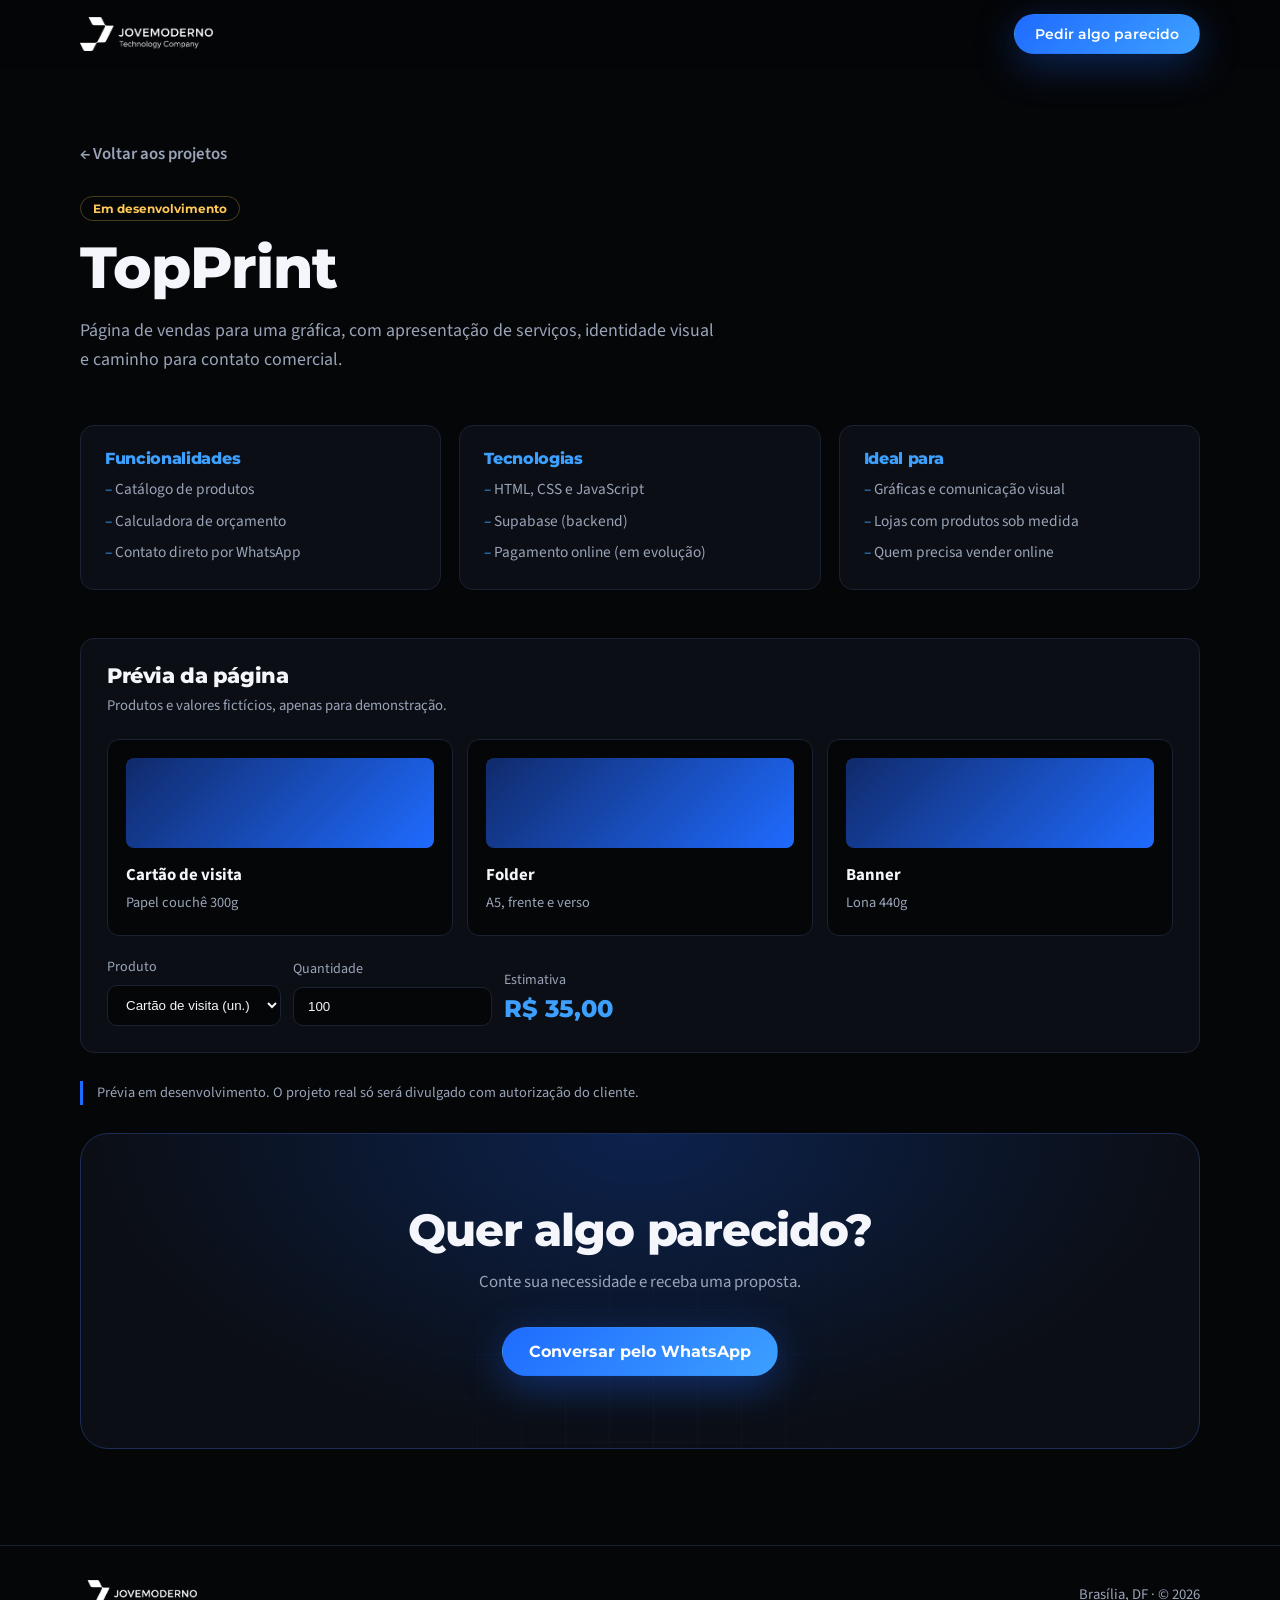
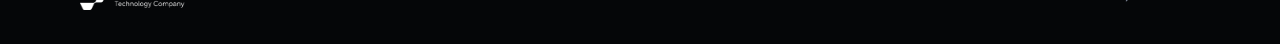
<file: JOVEMODERNO/projetos/topprint.html>
<!DOCTYPE html>
<html lang="pt-BR">
<head>
<meta charset="UTF-8">
<meta name="viewport" content="width=device-width, initial-scale=1">
<title>TopPrint — JOVEMODERNO</title>
<meta name="description" content="Página de vendas para uma gráfica, com apresentação de serviços, identidade visual e caminho para contato comercial.">
<meta name="theme-color" content="#050608">
<link rel="icon" href="../assets/icone.png">
<link href="https://fonts.googleapis.com/css2?family=JetBrains+Mono:wght@500&family=Montserrat:wght@600;700;800&family=Source+Sans+3:wght@400;600&display=swap" rel="stylesheet">
<link rel="stylesheet" href="../css/style.css">
</head>
<body>
<header><div class="wrap nav">
<a class="logo" href="../index.html"><img src="../assets/logo.png" alt="JOVEMODERNO"></a>
<ul style="display:flex"><li><a class="btn btn-primary" data-wa="Olá! Vi a prévia da TopPrint no site da JOVEMODERNO e gostaria de uma página de vendas para o meu negócio." href="#">Pedir algo parecido</a></li></ul>
</div></header>
<main><div class="wrap">
<div class="proj-hero"><a class="back" href="../index.html#projetos">← Voltar aos projetos</a><br>
<span class="badge dev">Em desenvolvimento</span><h1>TopPrint</h1><p>Página de vendas para uma gráfica, com apresentação de serviços, identidade visual e caminho para contato comercial.</p></div>
<div class="facts"><div class="fact"><h3>Funcionalidades</h3><ul><li>Catálogo de produtos</li><li>Calculadora de orçamento</li><li>Contato direto por WhatsApp</li></ul></div><div class="fact"><h3>Tecnologias</h3><ul><li>HTML, CSS e JavaScript</li><li>Supabase (backend)</li><li>Pagamento online (em evolução)</li></ul></div><div class="fact"><h3>Ideal para</h3><ul><li>Gráficas e comunicação visual</li><li>Lojas com produtos sob medida</li><li>Quem precisa vender online</li></ul></div></div>
<div class="demo"><h2>Prévia da página</h2><p>Produtos e valores fictícios, apenas para demonstração.</p>
<div class="shop"><div class="prod"><i></i><b>Cartão de visita</b><span>Papel couchê 300g</span></div><div class="prod"><i></i><b>Folder</b><span>A5, frente e verso</span></div><div class="prod"><i></i><b>Banner</b><span>Lona 440g</span></div></div>
<form class="calc" id="calc" onsubmit="return false"><label>Produto<select><option value="cartao">Cartão de visita (un.)</option><option value="folder">Folder (un.)</option><option value="banner">Banner (un.)</option></select></label>
<label>Quantidade<input type="number" min="1" value="100"></label><div><span style="color:var(--mut);font-size:.88rem">Estimativa</span><br><output>R$ 0,00</output></div></form></div>
<p class="note">Prévia em desenvolvimento. O projeto real só será divulgado com autorização do cliente.</p>
<div class="cta-box" style="margin-bottom:96px"><h2>Quer algo parecido?</h2><p>Conte sua necessidade e receba uma proposta.</p><a class="btn btn-primary" data-wa="Olá! Vi a prévia da TopPrint no site da JOVEMODERNO e gostaria de uma página de vendas para o meu negócio." href="#">Conversar pelo WhatsApp</a></div>
</div></main>
<footer><div class="wrap foot"><img src="../assets/logo.png" alt="JOVEMODERNO"><span>Brasília, DF · © <span class="year">2026</span></span></div></footer>
<script src="../js/main.js"></script>
</body>
</html>
</file>
<file: JOVEMODERNO/css/style.css>
/* =========================================================
   JOVEMODERNO — Design System
   1. Tokens
   2. Base / Reset
   3. Utilitários
   4. Header & Navegação
   5. Hero
   6. Serviços
   7. Projetos
   8. Sobre
   9. CTA & Footer
   10. Projeto (internas)
   11. Responsivo
   12. Acessibilidade
   ========================================================= */

/* ---------- 1. Tokens ---------- */
:root{
  --bg:#050608;
  --bg2:#0b0e14;
  --bg3:#0f1420;
  --line:#1a2233;
  --line-2:#243049;
  --tx:#f4f6fb;
  --mut:#9aa4b8;
  --blue:#1f6bff;
  --blue2:#3da0ff;
  --warn:#ffc857;
  --ok:#5fe0a0;

  --r:14px;
  --r-lg:24px;
  --r-pill:999px;

  --shadow-sm:0 6px 20px rgba(0,0,0,.35);
  --shadow-md:0 20px 50px rgba(0,0,0,.5);
  --shadow-blue:0 10px 40px rgba(31,107,255,.35);

  --ease:cubic-bezier(.2,.7,.2,1);
  --t-fast:.18s var(--ease);
  --t:.28s var(--ease);
}

/* ---------- 2. Base / Reset ---------- */
*{box-sizing:border-box;margin:0;padding:0}

html{
  scroll-behavior:smooth;
  scroll-padding-top:88px;
  -webkit-text-size-adjust:100%;
}

body{
  background:var(--bg);
  color:var(--tx);
  font:400 1.05rem/1.65 'Source Sans 3',system-ui,-apple-system,Segoe UI,Roboto,sans-serif;
  -webkit-font-smoothing:antialiased;
  text-rendering:optimizeLegibility;
  overflow-x:hidden;
}

h1,h2,h3{
  font-family:Montserrat,sans-serif;
  line-height:1.1;
  letter-spacing:-.02em;
  font-weight:800;
}

img{max-width:100%;display:block}
a{color:inherit;text-decoration:none;transition:color var(--t-fast)}
button{font:inherit}

:focus-visible{
  outline:2px solid var(--blue2);
  outline-offset:3px;
  border-radius:6px;
}

::selection{background:rgba(31,107,255,.4);color:#fff}

/* ---------- 3. Utilitários ---------- */
.wrap{width:min(1120px,100% - 40px);margin:0 auto}
section{padding:96px 0}

.section-alt{
  background:var(--bg2);
  border-block:1px solid var(--line);
}
.section-cta{padding-top:0}

.sec-head{max-width:620px;margin-bottom:44px}
.sec-head h2{
  font-size:clamp(1.9rem,4vw,2.8rem);
  margin-bottom:12px;
}
.sec-head p{color:var(--mut)}

.eyebrow{
  display:inline-block;
  font:600 .82rem 'JetBrains Mono',monospace;
  letter-spacing:.08em;
  text-transform:uppercase;
  color:var(--blue2);
  padding:6px 12px;
  border:1px solid var(--line-2);
  border-radius:var(--r-pill);
  margin-bottom:22px;
  background:rgba(31,107,255,.06);
}

.skip-link{
  position:absolute;
  left:-9999px;
  top:0;
  z-index:100;
  background:var(--blue);
  color:#fff;
  padding:12px 18px;
  border-radius:0 0 12px 0;
  font-weight:700;
}
.skip-link:focus{left:0}

/* Botões */
.btn{
  display:inline-flex;
  align-items:center;
  gap:8px;
  padding:14px 26px;
  border-radius:var(--r-pill);
  font:700 .98rem Montserrat,sans-serif;
  border:1px solid transparent;
  cursor:pointer;
  transition:transform var(--t-fast), box-shadow var(--t), background var(--t), border-color var(--t);
  will-change:transform;
}
.btn-primary{
  background:linear-gradient(135deg,var(--blue),var(--blue2));
  color:#fff !important;
  box-shadow:var(--shadow-blue);
  position:relative;
  overflow:hidden;
}
.btn-primary::after{
  content:"";
  position:absolute;
  inset:0;
  background:linear-gradient(120deg,transparent 30%,rgba(255,255,255,.25) 50%,transparent 70%);
  transform:translateX(-120%);
  transition:transform .8s var(--ease);
}
.btn-primary:hover{transform:translateY(-2px);box-shadow:0 14px 40px rgba(31,107,255,.55)}
.btn-primary:hover::after{transform:translateX(120%)}
.btn-ghost{border-color:var(--line-2);color:var(--tx)}
.btn-ghost:hover{border-color:var(--blue2);background:rgba(31,107,255,.08)}

/* ---------- 4. Header & Navegação ---------- */
header{
  position:sticky;
  top:0;
  z-index:50;
  background:rgba(5,6,8,.72);
  backdrop-filter:blur(14px);
  -webkit-backdrop-filter:blur(14px);
  border-bottom:1px solid transparent;
  transition:border-color var(--t), background var(--t), box-shadow var(--t);
}
header.scrolled{
  background:rgba(5,6,8,.9);
  border-bottom-color:var(--line);
  box-shadow:0 10px 30px rgba(0,0,0,.5);
}

.nav{
  display:flex;
  align-items:center;
  justify-content:space-between;
  height:68px;
}
.nav .logo img{height:34px;width:auto}
.nav ul{
  display:flex;
  gap:30px;
  list-style:none;
  align-items:center;
}
.nav ul a{
  color:var(--mut);
  font-weight:600;
  font-size:.95rem;
  position:relative;
}
.nav ul a:not(.btn):hover{color:var(--tx)}
.nav ul a:not(.btn)::after{
  content:"";
  position:absolute;
  left:0;right:0;bottom:-6px;
  height:2px;
  background:linear-gradient(90deg,var(--blue),var(--blue2));
  transform:scaleX(0);
  transform-origin:left;
  transition:transform var(--t);
}
.nav ul a:not(.btn):hover::after,
.nav ul a:not(.btn):focus-visible::after{transform:scaleX(1)}

.nav .btn{padding:10px 20px;font-size:.88rem}

.burger{
  display:none;
  background:none;
  border:1px solid var(--line);
  color:var(--tx);
  border-radius:10px;
  width:44px;height:44px;
  cursor:pointer;
  padding:11px;
  flex-direction:column;
  justify-content:space-between;
}
.burger span{
  display:block;
  height:2px;
  background:currentColor;
  border-radius:2px;
  transition:transform var(--t), opacity var(--t);
}
.burger[aria-expanded="true"] span:nth-child(1){transform:translateY(9px) rotate(45deg)}
.burger[aria-expanded="true"] span:nth-child(2){opacity:0}
.burger[aria-expanded="true"] span:nth-child(3){transform:translateY(-9px) rotate(-45deg)}

/* ---------- 5. Hero ---------- */
.hero{
  padding:88px 0 96px;
  position:relative;
  overflow:hidden;
}
.hero::before{
  content:"";
  position:absolute;
  right:-12%;top:-20%;
  width:760px;height:760px;
  background:radial-gradient(circle,rgba(31,107,255,.28),transparent 62%);
  pointer-events:none;
}
.hero::after{
  content:"";
  position:absolute;
  inset:0;
  background-image:
    linear-gradient(rgba(31,107,255,.05) 1px,transparent 1px),
    linear-gradient(90deg,rgba(31,107,255,.05) 1px,transparent 1px);
  background-size:64px 64px;
  mask-image:radial-gradient(circle at 70% 40%,#000 0%,transparent 70%);
  -webkit-mask-image:radial-gradient(circle at 70% 40%,#000 0%,transparent 70%);
  pointer-events:none;
}

.hero-grid{
  display:grid;
  grid-template-columns:1.05fr .95fr;
  gap:56px;
  align-items:center;
  position:relative;
  z-index:1;
}
.hero h1{
  font-size:clamp(2.4rem,5.6vw,4.2rem);
  margin-bottom:22px;
}
.hero h1 span{
  background:linear-gradient(120deg,var(--blue2),#8ec5ff);
  -webkit-background-clip:text;
  background-clip:text;
  color:transparent;
}
.hero p.lead{
  color:var(--mut);
  font-size:1.18rem;
  max-width:520px;
  margin-bottom:34px;
}
.cta-row{display:flex;gap:14px;flex-wrap:wrap}
.hero small{
  display:block;
  margin-top:34px;
  color:var(--mut);
  font-size:.92rem;
}

/* Janela de código */
.code{
  background:#080b12;
  border:1px solid var(--line);
  border-radius:var(--r);
  box-shadow:var(--shadow-md),0 0 0 1px rgba(31,107,255,.12);
  overflow:hidden;
  position:relative;
}
.code::before{
  content:"";
  position:absolute;
  top:-1px;left:-1px;right:-1px;
  height:1px;
  background:linear-gradient(90deg,transparent,var(--blue2),transparent);
  opacity:.6;
}
.code-bar{
  display:flex;
  gap:7px;
  padding:13px 16px;
  border-bottom:1px solid var(--line);
  align-items:center;
}
.code-bar i{
  width:11px;height:11px;border-radius:50%;
  background:#222c40;
}
.code-bar i:nth-child(1){background:#ff5f57}
.code-bar i:nth-child(2){background:#febc2e}
.code-bar i:nth-child(3){background:#28c840}
.code-bar b{
  margin-left:10px;
  font:500 .8rem 'JetBrains Mono',monospace;
  color:var(--mut);
}
.code pre{
  padding:22px;
  font:500 .9rem/1.8 'JetBrains Mono',monospace;
  color:#c8d3ea;
  min-height:290px;
  white-space:pre-wrap;
}
.k{color:#5aa2ff}
.s{color:#7ee0b0}
.c{color:#56627c}
.caret{
  display:inline-block;
  width:8px;height:1em;
  background:var(--blue2);
  vertical-align:-2px;
  animation:bl 1s steps(1) infinite;
}
@keyframes bl{50%{opacity:0}}

/* ---------- 6. Serviços ---------- */
.grid4{
  display:grid;
  grid-template-columns:repeat(4,1fr);
  gap:18px;
}
.svc{
  padding:28px 24px;
  border:1px solid var(--line);
  border-radius:var(--r);
  background:var(--bg2);
  transition:border-color var(--t), transform var(--t), background var(--t);
  position:relative;
  overflow:hidden;
}
.svc::before{
  content:"";
  position:absolute;
  inset:0;
  background:radial-gradient(circle at 100% 0,rgba(31,107,255,.14),transparent 55%);
  opacity:0;
  transition:opacity var(--t);
  pointer-events:none;
}
.svc:hover{
  border-color:var(--blue);
  transform:translateY(-4px);
}
.svc:hover::before{opacity:1}
.svc svg{
  width:32px;height:32px;
  stroke:var(--blue2);
  fill:none;
  stroke-width:1.6;
  stroke-linecap:round;
  stroke-linejoin:round;
  margin-bottom:18px;
}
.svc h3{font-size:1.1rem;margin-bottom:8px}
.svc p{color:var(--mut);font-size:.96rem;position:relative}

/* ---------- 7. Projetos ---------- */
.tabs{
  display:flex;
  gap:10px;
  flex-wrap:wrap;
  margin-bottom:34px;
}
.tab{
  background:none;
  color:var(--mut);
  border:1px solid var(--line);
  padding:10px 20px;
  border-radius:var(--r-pill);
  font:600 .92rem Montserrat,sans-serif;
  cursor:pointer;
  transition:color var(--t-fast), border-color var(--t-fast), background var(--t-fast), transform var(--t-fast);
}
.tab:hover{color:var(--tx);border-color:var(--line-2)}
.tab[aria-selected="true"]{
  background:linear-gradient(135deg,var(--blue),var(--blue2));
  border-color:transparent;
  color:#fff;
  box-shadow:0 6px 20px rgba(31,107,255,.35);
}

.projects{
  display:grid;
  grid-template-columns:repeat(3,1fr);
  gap:22px;
}
.card{
  display:flex;
  flex-direction:column;
  border:1px solid var(--line);
  border-radius:var(--r);
  background:var(--bg2);
  overflow:hidden;
  transition:transform var(--t), border-color var(--t), box-shadow var(--t);
  position:relative;
}
.card::after{
  content:"";
  position:absolute;
  top:0;left:0;right:0;
  height:2px;
  background:linear-gradient(90deg,var(--blue),var(--blue2));
  transform:scaleX(0);
  transform-origin:left;
  transition:transform var(--t);
}
.card:hover{
  transform:translateY(-4px);
  border-color:var(--blue);
  box-shadow:0 20px 50px rgba(31,107,255,.15);
}
.card:hover::after{transform:scaleX(1)}
.card[hidden]{display:none}

.thumb{
  height:190px;
  border-bottom:1px solid var(--line);
  position:relative;
  overflow:hidden;
  background:linear-gradient(160deg,#0d1424,#070a11);
}
.card .body{
  padding:24px;
  display:flex;
  flex-direction:column;
  gap:10px;
  flex:1;
}
.badge{
  align-self:flex-start;
  font:700 .76rem Montserrat,sans-serif;
  padding:4px 12px;
  border-radius:var(--r-pill);
  border:1px solid var(--line-2);
  color:var(--blue2);
}
.badge.dev{color:var(--warn);border-color:#4a3d1c}
.badge.exp{color:#b79bff;border-color:#3a2f5e}
.card h3{font-size:1.3rem}
.card p{color:var(--mut);font-size:.96rem;flex:1}
.card .more{font-weight:700;color:var(--blue2);margin-top:6px}
.card .more::after{content:" →";transition:transform var(--t)}
.card:hover .more::after{display:inline-block;transform:translateX(3px)}

/* Thumbs ilustrativos */
.t-rows{
  position:absolute;inset:22px;
  display:grid;gap:9px;align-content:start;
}
.t-rows span{height:16px;border-radius:5px;background:#16203a}
.t-rows span:nth-child(1){width:55%;background:var(--blue)}
.t-rows span:nth-child(3){width:80%}
.t-rows span:nth-child(4){width:65%;background:#1d3b78}
.t-rows span:nth-child(5){width:90%}

.t-city{
  position:absolute;
  inset:auto 0 0 0;
  height:120px;
  display:flex;
  align-items:flex-end;
  gap:6px;
  padding:0 20px;
}
.t-city span{
  flex:1;
  background:linear-gradient(#2a6bff,#0d1c44);
  border-radius:3px 3px 0 0;
}

.t-shop{
  position:absolute;inset:22px;
  display:grid;
  grid-template-columns:repeat(3,1fr);
  gap:10px;
}
.t-shop span{
  background:#16203a;
  border-radius:8px;
  border:1px solid #223054;
}
.t-shop span:first-child{
  grid-column:span 3;
  height:48px;
  background:linear-gradient(90deg,var(--blue),#0d2f80);
  border:0;
}

.note{
  color:var(--mut);
  font-size:.9rem;
  border-left:3px solid var(--blue);
  padding-left:14px;
  margin:28px 0;
}
.empty-state{
  color:var(--mut);
  text-align:center;
  padding:40px 20px;
  border:1px dashed var(--line);
  border-radius:var(--r);
}

/* ---------- 8. Sobre ---------- */
.about{
  display:grid;
  grid-template-columns:.8fr 1.2fr;
  gap:56px;
  align-items:center;
}
.about .mark{
  display:grid;
  place-items:center;
  aspect-ratio:1;
  border:1px solid var(--line);
  border-radius:28px;
  background:radial-gradient(circle at 50% 40%,rgba(31,107,255,.2),var(--bg2) 70%);
  position:relative;
  overflow:hidden;
}
.about .mark::before{
  content:"";
  position:absolute;
  inset:-2px;
  background:conic-gradient(from 0deg,transparent,rgba(31,107,255,.35),transparent 40%);
  animation:spin 8s linear infinite;
  z-index:0;
}
.about .mark::after{
  content:"";
  position:absolute;
  inset:1px;
  border-radius:27px;
  background:radial-gradient(circle at 50% 40%,rgba(31,107,255,.2),var(--bg2) 70%);
  z-index:1;
}
.about .mark img{
  width:46%;
  position:relative;
  z-index:2;
}
@keyframes spin{to{transform:rotate(360deg)}}

.about h2{
  font-size:clamp(1.8rem,3.6vw,2.5rem);
  margin-bottom:18px;
}
.about p{color:var(--mut);margin-bottom:14px;max-width:560px}

/* ---------- 9. CTA & Footer ---------- */
.cta-box{
  text-align:center;
  padding:72px 28px;
  border:1px solid #1d2d57;
  border-radius:28px;
  background:radial-gradient(ellipse at 50% 0,rgba(31,107,255,.28),var(--bg2) 70%);
  position:relative;
  overflow:hidden;
}
.cta-box::before{
  content:"";
  position:absolute;
  inset:0;
  background-image:
    linear-gradient(rgba(31,107,255,.06) 1px,transparent 1px),
    linear-gradient(90deg,rgba(31,107,255,.06) 1px,transparent 1px);
  background-size:44px 44px;
  mask-image:radial-gradient(circle at 50% 100%,#000,transparent 70%);
  -webkit-mask-image:radial-gradient(circle at 50% 100%,#000,transparent 70%);
  pointer-events:none;
}
.cta-box h2{
  font-size:clamp(1.8rem,4vw,2.8rem);
  margin-bottom:14px;
  position:relative;
}
.cta-box p{
  color:var(--mut);
  max-width:480px;
  margin:0 auto 30px;
  position:relative;
}
.cta-box .btn{position:relative}

footer{
  border-top:1px solid var(--line);
  padding:34px 0;
  color:var(--mut);
  font-size:.92rem;
}
.foot{
  display:flex;
  justify-content:space-between;
  align-items:center;
  gap:20px;
  flex-wrap:wrap;
}
.foot img{height:30px;width:auto}

/* Botão voltar ao topo */
.to-top{
  position:fixed;
  right:22px;
  bottom:22px;
  width:46px;height:46px;
  border-radius:50%;
  border:1px solid var(--line-2);
  background:var(--bg2);
  color:var(--tx);
  font-size:1.1rem;
  cursor:pointer;
  box-shadow:var(--shadow-sm);
  transition:transform var(--t-fast), background var(--t-fast), border-color var(--t-fast);
  z-index:40;
}
.to-top:hover{
  transform:translateY(-3px);
  background:var(--blue);
  border-color:var(--blue);
}

/* ---------- 10. Páginas internas de projeto ---------- */
.proj-hero{padding:72px 0 40px}
.back{
  color:var(--mut);
  font-weight:600;
  display:inline-block;
  margin-bottom:26px;
}
.back:hover{color:var(--tx)}
.proj-hero h1{font-size:clamp(2.2rem,5vw,3.6rem);margin:14px 0 16px}
.proj-hero p{color:var(--mut);max-width:640px;font-size:1.12rem}

.facts{
  display:grid;
  grid-template-columns:repeat(3,1fr);
  gap:18px;
  margin:10px 0 48px;
}
.fact{
  border:1px solid var(--line);
  border-radius:var(--r);
  padding:24px;
  background:var(--bg2);
}
.fact h3{font-size:1rem;margin-bottom:10px;color:var(--blue2)}
.fact ul{
  list-style:none;
  color:var(--mut);
  display:grid;
  gap:6px;
  font-size:.96rem;
}
.fact li::before{content:"– ";color:var(--blue2)}

.demo{
  border:1px solid var(--line);
  border-radius:var(--r);
  background:var(--bg2);
  padding:26px;
  margin-bottom:28px;
}
.demo h2{font-size:1.3rem;margin-bottom:6px}
.demo>p{color:var(--mut);font-size:.92rem;margin-bottom:20px}

.table-wrap{overflow-x:auto}
table{
  width:100%;
  border-collapse:collapse;
  min-width:560px;
  font-size:.95rem;
}
th,td{
  text-align:left;
  padding:12px 14px;
  border-bottom:1px solid var(--line);
}
th{color:var(--mut);font-weight:600;font-size:.86rem}
.pill{
  padding:3px 11px;
  border-radius:var(--r-pill);
  font-size:.8rem;
  font-weight:700;
  background:#122350;
  color:var(--blue2);
}
.pill.on{background:#3a2a0e;color:var(--warn)}
.pill.ok{background:#0e3322;color:var(--ok)}

.stats{
  display:grid;
  grid-template-columns:repeat(3,1fr);
  gap:14px;
  margin-bottom:22px;
}
.stat{
  background:var(--bg);
  border:1px solid var(--line);
  border-radius:12px;
  padding:16px;
}
.stat b{font:800 1.8rem Montserrat,sans-serif;display:block}
.stat span{color:var(--mut);font-size:.88rem}

.quiz button{
  display:block;
  width:100%;
  text-align:left;
  margin-top:10px;
  padding:14px 18px;
  background:var(--bg);
  color:var(--tx);
  border:1px solid var(--line);
  border-radius:12px;
  cursor:pointer;
  transition:border-color var(--t-fast), background var(--t-fast);
}
.quiz button:hover{border-color:var(--blue)}
.quiz button.certo{border-color:#2fd08a;background:#0e2a1e}
.quiz button.errado{border-color:#ff5a6a;background:#2a1016}

.shop{
  display:grid;
  grid-template-columns:repeat(3,1fr);
  gap:14px;
}
.prod{
  background:var(--bg);
  border:1px solid var(--line);
  border-radius:12px;
  padding:18px;
}
.prod i{
  display:block;
  height:90px;
  border-radius:8px;
  background:linear-gradient(135deg,#102a6b,#1f6bff);
  margin-bottom:14px;
}
.prod b{display:block}
.prod span{color:var(--mut);font-size:.9rem}

.calc{
  display:flex;
  gap:12px;
  flex-wrap:wrap;
  align-items:end;
  margin-top:20px;
}
.calc label{display:grid;gap:6px;font-size:.88rem;color:var(--mut)}
.calc input,.calc select{
  background:var(--bg);
  color:var(--tx);
  border:1px solid var(--line);
  border-radius:10px;
  padding:11px 14px;
  min-width:150px;
}
.calc output{
  font:800 1.5rem Montserrat,sans-serif;
  color:var(--blue2);
}

/* ---------- 11. Responsivo ---------- */
@media (max-width:980px){
  .grid4{grid-template-columns:repeat(2,1fr)}
  .projects{grid-template-columns:repeat(2,1fr)}
  .hero-grid,.about{grid-template-columns:1fr}
  .facts,.shop,.stats{grid-template-columns:1fr}
  .about .mark{max-width:320px;margin:0 auto}
}

@media (max-width:720px){
  section{padding:68px 0}

  .burger{display:flex}

  .nav ul{
    position:absolute;
    top:68px;
    left:0;right:0;
    background:rgba(5,6,8,.98);
    backdrop-filter:blur(14px);
    border-bottom:1px solid var(--line);
    flex-direction:column;
    padding:22px;
    gap:18px;
    display:none;
    animation:menuIn .25s var(--ease);
  }
  .nav ul.open{display:flex}
  @keyframes menuIn{
    from{opacity:0;transform:translateY(-8px)}
    to{opacity:1;transform:none}
  }

  .grid4,.projects{grid-template-columns:1fr}
  .code pre{min-height:250px;font-size:.82rem}
  .about .mark{max-width:260px}
  .to-top{right:14px;bottom:14px}
}

/* ---------- 12. Movimento reduzido ---------- */
@media (prefers-reduced-motion:reduce){
  *{animation:none !important;transition:none !important;scroll-behavior:auto !important}
  .reveal{opacity:1 !important;transform:none !important}
}

/* ---------- Scroll reveal ---------- */
.reveal{
  opacity:0;
  transform:translateY(18px);
  transition:opacity .7s var(--ease), transform .7s var(--ease);
}
.reveal.is-visible{opacity:1;transform:none}



/* =========================================================
   CASE STUDY — classes específicas
   ========================================================= */

/* Chips de destaque no hero */
.chips{
  display:flex; flex-wrap:wrap; gap:8px;
  list-style:none; margin-top:26px;
}
.chip{
  font:700 .8rem Montserrat,sans-serif;
  padding:6px 14px;
  border-radius:var(--r-pill);
  border:1px solid var(--line-2);
  color:var(--blue2);
  background:rgba(31,107,255,.06);
}

/* Grid de KPIs */
.kpi-grid{
  display:grid;
  grid-template-columns:repeat(2,1fr);
  gap:14px;
}
.kpi{
  border:1px solid var(--line);
  border-radius:var(--r);
  padding:22px;
  background:var(--bg2);
  display:flex; flex-direction:column; gap:6px;
}
.kpi b{
  font:800 clamp(1.8rem,3vw,2.4rem)/1 Montserrat,sans-serif;
  background:linear-gradient(120deg,var(--blue2),#8ec5ff);
  -webkit-background-clip:text;
  background-clip:text;
  color:transparent;
}
.kpi span{color:var(--mut); font-size:.92rem}

/* Timeline do fluxo */
.timeline{
  list-style:none;
  display:grid;
  gap:20px;
  counter-reset:tl;
  position:relative;
}
.timeline li{
  display:grid;
  grid-template-columns:48px 1fr;
  gap:18px;
  align-items:flex-start;
  padding:22px;
  border:1px solid var(--line);
  border-radius:var(--r);
  background:var(--bg2);
  position:relative;
}
.tl-num{
  width:48px; height:48px;
  display:grid; place-items:center;
  border-radius:50%;
  background:linear-gradient(135deg,var(--blue),var(--blue2));
  font:800 1.2rem Montserrat,sans-serif;
  color:#fff;
  box-shadow:0 8px 20px rgba(31,107,255,.35);
}
.timeline h3{font-size:1.05rem; margin-bottom:6px; color:var(--blue2)}
.timeline p{color:var(--mut); font-size:.96rem}
.timeline em{color:var(--tx); font-style:normal; font-weight:600}
.timeline strong{color:var(--blue2)}

/* Mockups de tela */
.screens{
  display:grid;
  grid-template-columns:repeat(auto-fit,minmax(280px,1fr));
  gap:22px;
}
.screen{
  background:#080b12;
  border:1px solid var(--line);
  border-radius:var(--r);
  overflow:hidden;
  box-shadow:var(--shadow-md);
}
.screen-bar{
  display:flex; align-items:center; gap:7px;
  padding:12px 14px;
  border-bottom:1px solid var(--line);
}
.screen-bar i{
  width:10px; height:10px; border-radius:50%;
  background:#222c40;
}
.screen-bar i:nth-child(1){background:#ff5f57}
.screen-bar i:nth-child(2){background:#febc2e}
.screen-bar i:nth-child(3){background:#28c840}
.screen-bar b{
  margin-left:8px;
  font:500 .78rem 'JetBrains Mono',monospace;
  color:var(--mut);
}
.screen-body{padding:16px; display:flex; flex-direction:column; gap:10px}

/* Mock: máquina */
.mock-setor{
  display:flex; justify-content:space-between; align-items:center;
  font:800 .72rem Montserrat,sans-serif;
  letter-spacing:.05em; text-transform:uppercase;
  color:var(--blue2);
  padding:8px 10px;
  background:rgba(31,107,255,.08);
  border-radius:8px;
}
.mock-count{
  background:var(--blue); color:#fff;
  font:800 .7rem 'JetBrains Mono',monospace;
  padding:2px 8px; border-radius:20px;
}
.mock-maq{
  background:var(--bg2);
  border:1px solid var(--line);
  border-left:4px solid var(--line);
  border-radius:10px;
  padding:11px 13px;
  display:flex; flex-direction:column; gap:6px;
}
.mock-maq.is-operando{border-left-color:#5fe0a0}
.mock-maq.is-parada{border-left-color:#ff5a6a}
.mock-maq-top{display:flex; justify-content:space-between; gap:8px}
.mock-maq-nome{font:800 .82rem Montserrat,sans-serif; color:var(--tx)}
.mock-badge{
  font:900 .62rem Montserrat,sans-serif;
  padding:3px 8px; border-radius:20px;
  letter-spacing:.04em;
}
.mock-badge.ok{background:rgba(95,224,160,.12); color:#5fe0a0}
.mock-badge.parada{background:rgba(255,90,106,.14); color:#ff8a95}
.mock-maq-meta{font:600 .72rem 'JetBrains Mono',monospace; color:var(--mut)}
.mock-maq-parada{
  font:700 .74rem inherit;
  color:#ff8a95;
  background:rgba(255,90,106,.1);
  padding:5px 8px; border-radius:6px;
}

/* Mock: radar mobile */
.screen-mobile{max-width:340px}
.mock-radar-title{
  display:flex; justify-content:space-between; align-items:center;
  font:800 .72rem Montserrat,sans-serif;
  letter-spacing:.04em;
  color:var(--tx);
}
.mock-radar-title span{
  background:#ff5a6a; color:#fff;
  font:800 .7rem 'JetBrains Mono',monospace;
  padding:2px 8px; border-radius:20px;
}
.mock-radar-item{
  display:grid; grid-template-columns:14px 1fr auto;
  gap:10px; align-items:center;
  background:var(--bg2);
  border:1px solid var(--line);
  border-radius:10px;
  padding:10px 12px;
  font:800 .82rem Montserrat,sans-serif;
}
.mock-radar-item .dot{
  width:10px; height:10px; border-radius:50%;
}
.mock-radar-item.crit .dot{background:#ff5a6a; box-shadow:0 0 12px #ff5a6a}
.mock-radar-item.amber .dot{background:#ffc857}
.mock-radar-item.sun .dot{background:#febc2e}
.mock-radar-item em{
  font:600 .72rem 'JetBrains Mono',monospace;
  color:var(--mut);
  font-style:normal;
}
.mock-radar-footer{
  display:grid;
  grid-template-columns:1fr 2fr 1fr;
  gap:8px; margin-top:8px;
}
.rf-btn{
  display:grid; place-items:center;
  height:44px;
  border-radius:10px;
  background:var(--bg2);
  border:1px solid var(--line);
  font-size:1rem;
}
.rf-btn.rf-main{
  background:linear-gradient(135deg,#ff5a6a,#c8102e);
  border-color:transparent;
  color:#fff;
  font:800 .72rem Montserrat,sans-serif;
  letter-spacing:.04em;
}

/* Mock: histórico */
.mock-hist{display:flex; flex-direction:column; gap:2px}
.mock-hist-row{
  display:grid;
  grid-template-columns:auto 1fr auto;
  gap:10px; align-items:center;
  padding:10px 0;
  border-bottom:1px solid var(--line);
  font-size:.85rem;
}
.mock-hist-row:last-child{border-bottom:0}
.mock-hist-data{
  font:500 .72rem 'JetBrains Mono',monospace;
  color:var(--mut); white-space:nowrap;
}
.mock-hist-desc{
  color:var(--tx);
  overflow:hidden; text-overflow:ellipsis; white-space:nowrap;
}
.mock-hist-status{
  font:800 .62rem Montserrat,sans-serif;
  padding:3px 8px; border-radius:20px;
  letter-spacing:.04em;
}
.mock-hist-status.encerrada{background:rgba(95,224,160,.12); color:#5fe0a0}
.mock-hist-status.atendendo{background:rgba(254,188,46,.14); color:#febc2e}

/* Grid 2 colunas de decisões */
.grid2{
  display:grid;
  grid-template-columns:repeat(2,1fr);
  gap:18px;
}
.decision{
  border:1px solid var(--line);
  border-radius:var(--r);
  background:var(--bg2);
  padding:26px;
  display:flex; flex-direction:column; gap:10px;
  transition:border-color var(--t-fast), transform var(--t-fast);
}
.decision:hover{border-color:var(--blue); transform:translateY(-2px)}
.decision-tag{
  align-self:flex-start;
  font:800 .68rem Montserrat,sans-serif;
  letter-spacing:.06em; text-transform:uppercase;
  color:var(--blue2);
  padding:4px 10px;
  border-radius:20px;
  background:rgba(31,107,255,.1);
}
.decision h3{font-size:1.05rem; line-height:1.3}
.decision p{color:var(--mut); font-size:.94rem}
.decision code{
  font:600 .82rem 'JetBrains Mono',monospace;
  background:var(--bg);
  border:1px solid var(--line);
  padding:1px 6px; border-radius:5px;
  color:var(--blue2);
}

/* Árvore de arquitetura */
.arch{
  display:grid;
  grid-template-columns:repeat(auto-fit,minmax(160px,1fr));
  gap:14px;
}
.arch-col{
  border:1px solid var(--line);
  border-radius:var(--r);
  background:var(--bg2);
  padding:18px;
}
.arch-col h4{
  font:700 .82rem 'JetBrains Mono',monospace;
  color:var(--blue2);
  margin-bottom:12px;
  padding-bottom:10px;
  border-bottom:1px solid var(--line);
}
.arch-col ul{list-style:none; display:grid; gap:6px}
.arch-col li{
  font:500 .78rem 'JetBrains Mono',monospace;
  color:var(--mut);
}
.arch-col li::before{content:"· "; color:var(--blue2)}

/* Stack list */
.stack{
  list-style:none;
  display:grid;
  gap:2px;
  border-top:1px solid var(--line);
}
.stack li{
  display:grid;
  grid-template-columns:200px 1fr;
  gap:24px;
  padding:18px 0;
  border-bottom:1px solid var(--line);
  align-items:baseline;
}
.stack b{font:700 .95rem Montserrat,sans-serif; color:var(--blue2)}
.stack span{color:var(--mut); font-size:.96rem}
.stack code{
  font:600 .82rem 'JetBrains Mono',monospace;
  background:var(--bg2);
  border:1px solid var(--line);
  padding:1px 6px; border-radius:5px;
  color:var(--tx);
}

/* Responsivo */
@media (max-width:720px){
  .kpi-grid{grid-template-columns:1fr}
  .grid2{grid-template-columns:1fr}
  .timeline li{grid-template-columns:38px 1fr; padding:18px}
  .tl-num{width:38px; height:38px; font-size:1rem}
  .stack li{grid-template-columns:1fr; gap:6px}
  .screens{grid-template-columns:1fr}
}
/* KPI grid em 3 colunas no desktop */
@media (min-width:900px){
  .kpi-grid{grid-template-columns:repeat(3,1fr)}
}

/* Mockups novos: formulário de registro */
.mock-form-head{
  display:flex; align-items:center; gap:8px;
  font:800 .72rem Montserrat,sans-serif;
  letter-spacing:.05em; text-transform:uppercase;
  color:var(--tx);
  padding:8px 10px;
  background:rgba(31,107,255,.08);
  border-radius:8px;
  margin-top:4px;
}
.mock-form-head--sun{background:rgba(254,188,46,.10); color:#febc2e}
.mock-form-dot{
  width:8px; height:8px; border-radius:50%;
  background:var(--blue2);
}
.mock-form-dot--sun{background:#febc2e}

.mock-form-row3,
.mock-form-row2{
  display:grid; gap:6px;
}
.mock-form-row3{grid-template-columns:repeat(3,1fr)}
.mock-form-row2{grid-template-columns:repeat(2,1fr)}
.mock-form-row3 span,
.mock-form-row2 span{
  font:600 .7rem 'JetBrains Mono',monospace;
  color:var(--mut);
  background:var(--bg2);
  border:1px solid var(--line);
  border-radius:6px;
  padding:7px 8px;
  text-align:center;
  white-space:nowrap;
  overflow:hidden; text-overflow:ellipsis;
}

.mock-form-chapa{
  display:grid;
  grid-template-columns:auto 1fr auto;
  gap:8px; align-items:center;
  background:var(--bg2);
  border:1px solid var(--line);
  border-radius:6px;
  padding:7px 10px;
}
.mock-form-chapa .lbl{
  font:800 .62rem Montserrat,sans-serif;
  letter-spacing:.05em;
  color:var(--mut);
}
.mock-form-chapa .val{
  font:600 .78rem 'JetBrains Mono',monospace;
  color:var(--tx);
}
.mock-form-chapa .ok{color:#5fe0a0; font-weight:900}

.mock-form-info{
  background:rgba(31,107,255,.06);
  border:1px solid var(--line-2);
  border-radius:6px;
  padding:8px 10px;
  display:flex; flex-direction:column; gap:3px;
}
.mock-form-info div{
  display:flex; justify-content:space-between;
  font-size:.72rem;
}
.mock-form-info span{color:var(--mut)}
.mock-form-info b{color:var(--tx); font-weight:800}

.mock-form-media{
  display:grid; grid-template-columns:repeat(3,1fr); gap:6px;
  margin-top:4px;
}
.media-btn{
  background:var(--bg2);
  border:1px solid var(--line);
  border-radius:8px;
  padding:10px 6px;
  text-align:center;
  font:700 .7rem Montserrat,sans-serif;
  color:var(--tx);
}

.mock-form-status{
  display:grid; grid-template-columns:1fr 1fr; gap:6px;
  margin-top:4px;
}
.st{
  background:var(--bg2);
  border:1px solid var(--line);
  border-radius:8px;
  padding:9px 8px;
  text-align:center;
  font:700 .7rem Montserrat,sans-serif;
  color:var(--mut);
}
.st.on{
  background:rgba(95,224,160,.12);
  border-color:#2a5a44;
  color:#5fe0a0;
}

/* Nota de arquitetura (badge de "adapter") */
.arch-col li em{
  font-style:normal;
  color:var(--blue2);
  font-size:.72rem;
}
/* =========================================================
   VARIAÇÃO OURO — usada na Landing de Nutrição
   ========================================================= */

:root{
  --gold:#C9A84C;
  --gold-2:#E5D5A5;
  --gold-dark:#A68A3C;
  --gold-grad:linear-gradient(135deg,#C9A84C 0%,#E5D5A5 50%,#C9A84C 100%);
  --gold-glow:0 10px 40px rgba(201,168,76,.35);
}

.grad-gold{
  background:var(--gold-grad);
  -webkit-background-clip:text;
  background-clip:text;
  color:transparent;
}

/* Badge dourado */
.badge--gold{
  color:var(--gold);
  border-color:rgba(201,168,76,.35);
  background:rgba(201,168,76,.08);
}
.chip--gold{
  color:var(--gold);
  border-color:rgba(201,168,76,.3);
  background:rgba(201,168,76,.06);
}

/* Hero com aura dourada */
.proj-hero--gold::before{
  content:"";
  position:absolute;
  inset:0;
  background:radial-gradient(ellipse at 80% 20%,rgba(201,168,76,.14),transparent 60%);
  pointer-events:none;
}

/* Timeline dourada */
.timeline--gold li{
  border-color:rgba(201,168,76,.18);
}
.tl-num--gold{
  background:var(--gold-grad);
  color:#0A0A0A;
  box-shadow:0 8px 20px rgba(201,168,76,.4);
}
.timeline--gold h3{color:var(--gold)}
.timeline--gold strong{color:var(--gold)}

/* Grid de decisões dourado */
.decision--gold:hover{
  border-color:var(--gold);
  box-shadow:0 10px 30px rgba(201,168,76,.15);
}
.decision-tag--gold{
  color:var(--gold);
  background:rgba(201,168,76,.1);
}
.decision--gold code{
  color:var(--gold);
}

/* Árvore de arquitetura dourada */
.arch--gold .arch-col h4{
  color:var(--gold);
}
.arch--gold .arch-col li::before{color:var(--gold)}

/* Stack dourada */
.stack--gold li b{color:var(--gold)}
.stack--gold li code{
  color:var(--gold);
  border-color:rgba(201,168,76,.2);
}

/* =========================================================
   MOCKUPS DA LANDING
   ========================================================= */

.screen-lp .screen-body.lp-dark{
  background:#0A0A0A;
  padding:18px;
  gap:14px;
}

/* Badge do hero mock */
.lp-badge{
  display:inline-block;
  align-self:flex-start;
  font:700 .68rem Montserrat,sans-serif;
  letter-spacing:.05em;
  color:var(--gold);
  padding:5px 11px;
  border:1px solid rgba(201,168,76,.3);
  background:rgba(201,168,76,.08);
  border-radius:var(--r-pill);
}

/* Título e subtítulo */
.lp-title{
  font:800 1.35rem/1.2 Montserrat,sans-serif;
  color:var(--tx);
  margin-top:2px;
}
.lp-title em{
  font-style:normal;
  background:var(--gold-grad);
  -webkit-background-clip:text;
  background-clip:text;
  color:transparent;
}
.lp-sub{
  font-size:.82rem;
  color:var(--mut);
  line-height:1.5;
}

/* Stats do hero mock */
.lp-stats{
  display:grid;
  grid-template-columns:repeat(3,1fr);
  gap:10px;
  margin-top:4px;
}
.lp-stats div{
  display:flex; flex-direction:column;
  gap:2px;
}
.lp-stats b{
  font:800 1.1rem Montserrat,sans-serif;
  color:var(--gold);
}
.lp-stats span{
  font-size:.7rem;
  color:var(--mut);
  font-weight:600;
}

/* Botões do hero mock */
.lp-btns{
  display:flex; gap:8px; flex-wrap:wrap;
  margin-top:6px;
}
.lp-btn{
  font:700 .72rem Montserrat,sans-serif;
  padding:9px 14px;
  border-radius:var(--r-pill);
  letter-spacing:.02em;
}
.lp-btn.gold{
  background:var(--gold-grad);
  color:#0A0A0A;
  box-shadow:0 4px 14px rgba(201,168,76,.35);
}
.lp-btn.outline{
  border:1.5px solid rgba(201,168,76,.5);
  color:var(--gold);
}

/* Etapas do simulador (mock) */
.lp-steps{
  display:flex; align-items:center; gap:6px;
  margin-bottom:6px;
}
.lp-step{
  width:24px; height:24px;
  display:grid; place-items:center;
  border-radius:50%;
  border:1.5px solid rgba(201,168,76,.3);
  background:rgba(201,168,76,.05);
  font:800 .68rem 'JetBrains Mono',monospace;
  color:var(--mut);
}
.lp-step.done{
  background:var(--gold-grad);
  border-color:transparent;
  color:#0A0A0A;
}
.lp-step.active{
  border-color:var(--gold);
  color:var(--gold);
  box-shadow:0 0 0 3px rgba(201,168,76,.15);
}
.lp-line{
  flex:1; height:1.5px;
  background:rgba(201,168,76,.15);
}
.lp-line.done{background:var(--gold)}

/* Grid de resultados (mock) */
.lp-result-grid{
  display:grid;
  grid-template-columns:repeat(3,1fr);
  gap:8px;
}
.lp-result{
  background:rgba(201,168,76,.05);
  border:1px solid rgba(201,168,76,.15);
  border-radius:10px;
  padding:12px 8px;
  text-align:center;
  display:flex; flex-direction:column; gap:4px;
}
.lp-result b{
  font:800 1.05rem Montserrat,sans-serif;
  color:var(--tx);
}
.lp-result span{
  font-size:.62rem;
  color:var(--mut);
  font-weight:600;
  line-height:1.3;
}
.lp-result.highlight{
  background:var(--gold-grad);
  border-color:transparent;
}
.lp-result.highlight b,
.lp-result.highlight span{color:#0A0A0A}

/* Macros (mock) */
.lp-macro{
  display:flex; flex-direction:column; gap:8px;
  padding:10px 0;
  border-top:1px solid rgba(201,168,76,.12);
  border-bottom:1px solid rgba(201,168,76,.12);
}
.lp-macro-row{
  display:grid;
  grid-template-columns:70px 1fr;
  gap:8px; align-items:center;
}
.lp-macro-row > span{
  font:700 .68rem Montserrat,sans-serif;
  color:var(--mut);
}
.lp-bar{
  position:relative;
  height:22px;
  background:rgba(201,168,76,.06);
  border:1px solid rgba(201,168,76,.12);
  border-radius:11px;
  overflow:hidden;
}
.lp-bar i{
  display:block; height:100%;
  border-radius:11px;
}
.lp-bar b{
  position:absolute;
  right:8px; top:50%;
  transform:translateY(-50%);
  font:800 .68rem 'JetBrains Mono',monospace;
  color:#0A0A0A;
  mix-blend-mode:normal;
}

/* CTA do simulador */
.lp-cta{
  margin-top:4px;
  padding:12px;
  text-align:center;
  background:var(--gold-grad);
  color:#0A0A0A;
  font:800 .78rem Montserrat,sans-serif;
  border-radius:10px;
  box-shadow:0 6px 18px rgba(201,168,76,.3);
}

/* Depoimento (mock) */
.lp-testi{
  background:rgba(201,168,76,.04);
  border:1px solid rgba(201,168,76,.12);
  border-radius:10px;
  padding:12px;
  display:flex; flex-direction:column; gap:8px;
}
.lp-testi-head{
  display:flex; align-items:center; gap:10px;
}
.lp-avatar{
  width:34px; height:34px;
  display:grid; place-items:center;
  border-radius:50%;
  background:var(--gold-grad);
  color:#0A0A0A;
  font:800 .85rem Montserrat,sans-serif;
}
.lp-testi-head div{display:flex; flex-direction:column; gap:1px}
.lp-testi-head b{
  font:800 .8rem Montserrat,sans-serif;
  color:var(--tx);
}
.lp-testi-head em{
  font:500 .68rem 'JetBrains Mono',monospace;
  color:var(--mut);
  font-style:normal;
}
.lp-testi p{
  font-size:.76rem;
  color:var(--mut);
  line-height:1.5;
  margin:0;
}
.lp-testi-result{
  font:800 .72rem Montserrat,sans-serif;
  color:var(--gold);
  padding-top:8px;
  border-top:1px solid rgba(201,168,76,.1);
}

/* Responsivo dos mockups */
@media (max-width:480px){
  .lp-result-grid{grid-template-columns:1fr}
  .lp-stats{grid-template-columns:repeat(3,1fr)}
}
.thumb-lp{
  background:radial-gradient(ellipse at 50% 0%,rgba(201,168,76,.15),#0a0a0a 70%);
}
.t-lp{
  position:absolute; inset:20px;
  display:flex; flex-direction:column;
  gap:8px;
  padding:14px;
  background:#0A0A0A;
  border:1px solid rgba(201,168,76,.2);
  border-radius:10px;
  overflow:hidden;
}
.t-lp::before{
  content:"";
  position:absolute;
  inset:0;
  background:radial-gradient(circle at 80% 10%,rgba(201,168,76,.14),transparent 60%);
  pointer-events:none;
}
.t-lp-badge{
  align-self:flex-start;
  font:800 .6rem Montserrat,sans-serif;
  letter-spacing:.05em;
  color:#C9A84C;
  padding:3px 8px;
  border:1px solid rgba(201,168,76,.3);
  border-radius:20px;
  background:rgba(201,168,76,.08);
}
.t-lp-title{
  font:800 .85rem/1.2 Montserrat,sans-serif;
  color:#f4f6fb;
  margin-top:2px;
}
.t-lp-title em{
  font-style:normal;
  background:linear-gradient(135deg,#C9A84C,#E5D5A5,#C9A84C);
  -webkit-background-clip:text;
  background-clip:text;
  color:transparent;
}
.t-lp-stats{
  display:flex; gap:8px;
  margin-top:auto;
  padding-bottom:4px;
}
.t-lp-stats div{
  flex:1;
  text-align:center;
  font:800 .7rem Montserrat,sans-serif;
  color:#C9A84C;
  background:rgba(201,168,76,.08);
  border:1px solid rgba(201,168,76,.15);
  border-radius:6px;
  padding:6px 4px;
}
.t-lp-cta{
  text-align:center;
  font:800 .68rem Montserrat,sans-serif;
  background:linear-gradient(135deg,#C9A84C,#E5D5A5,#C9A84C);
  color:#0A0A0A;
  padding:7px;
  border-radius:6px;
  letter-spacing:.02em;
}
.proj-actions{
  display:flex; align-items:center; gap:16px; flex-wrap:wrap;
  margin:26px 0 6px;
}
.proj-actions__hint{
  font:500 .82rem 'JetBrains Mono',monospace;
  color:var(--mut);
}
</file>
